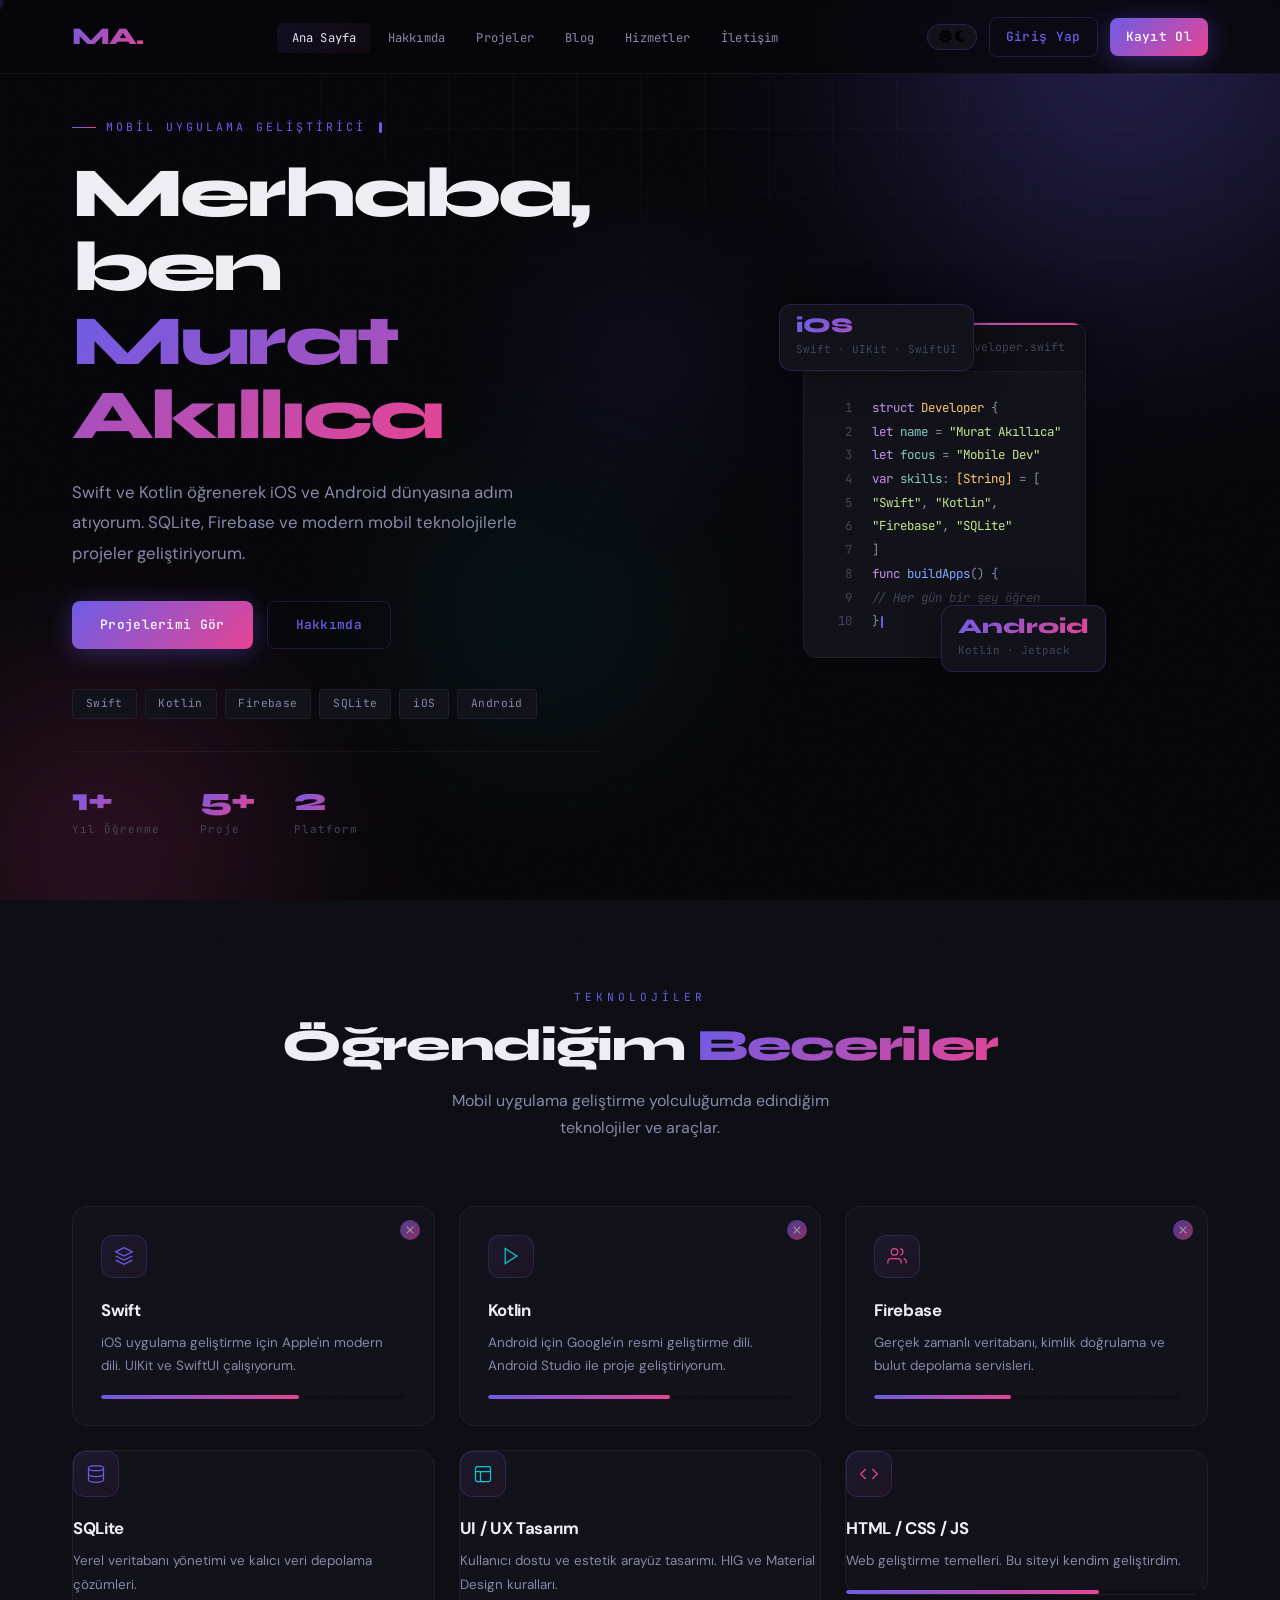
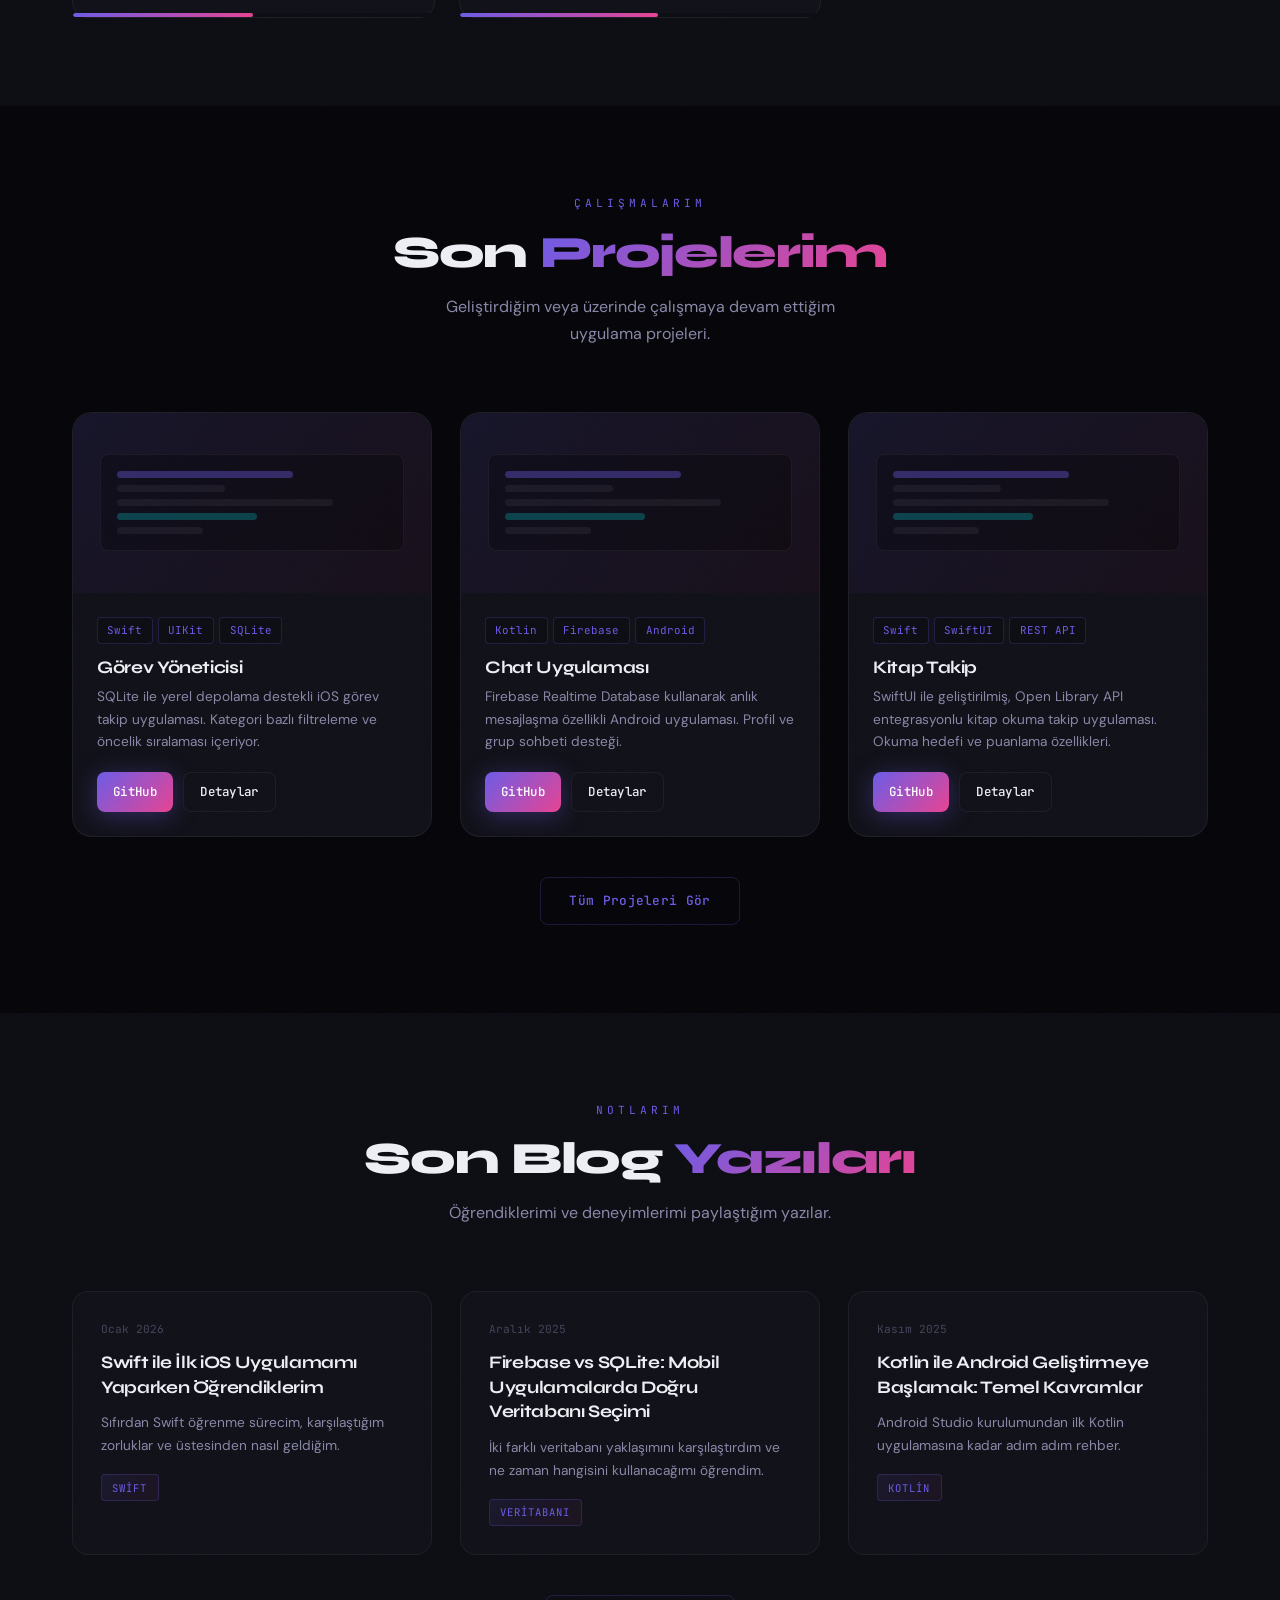
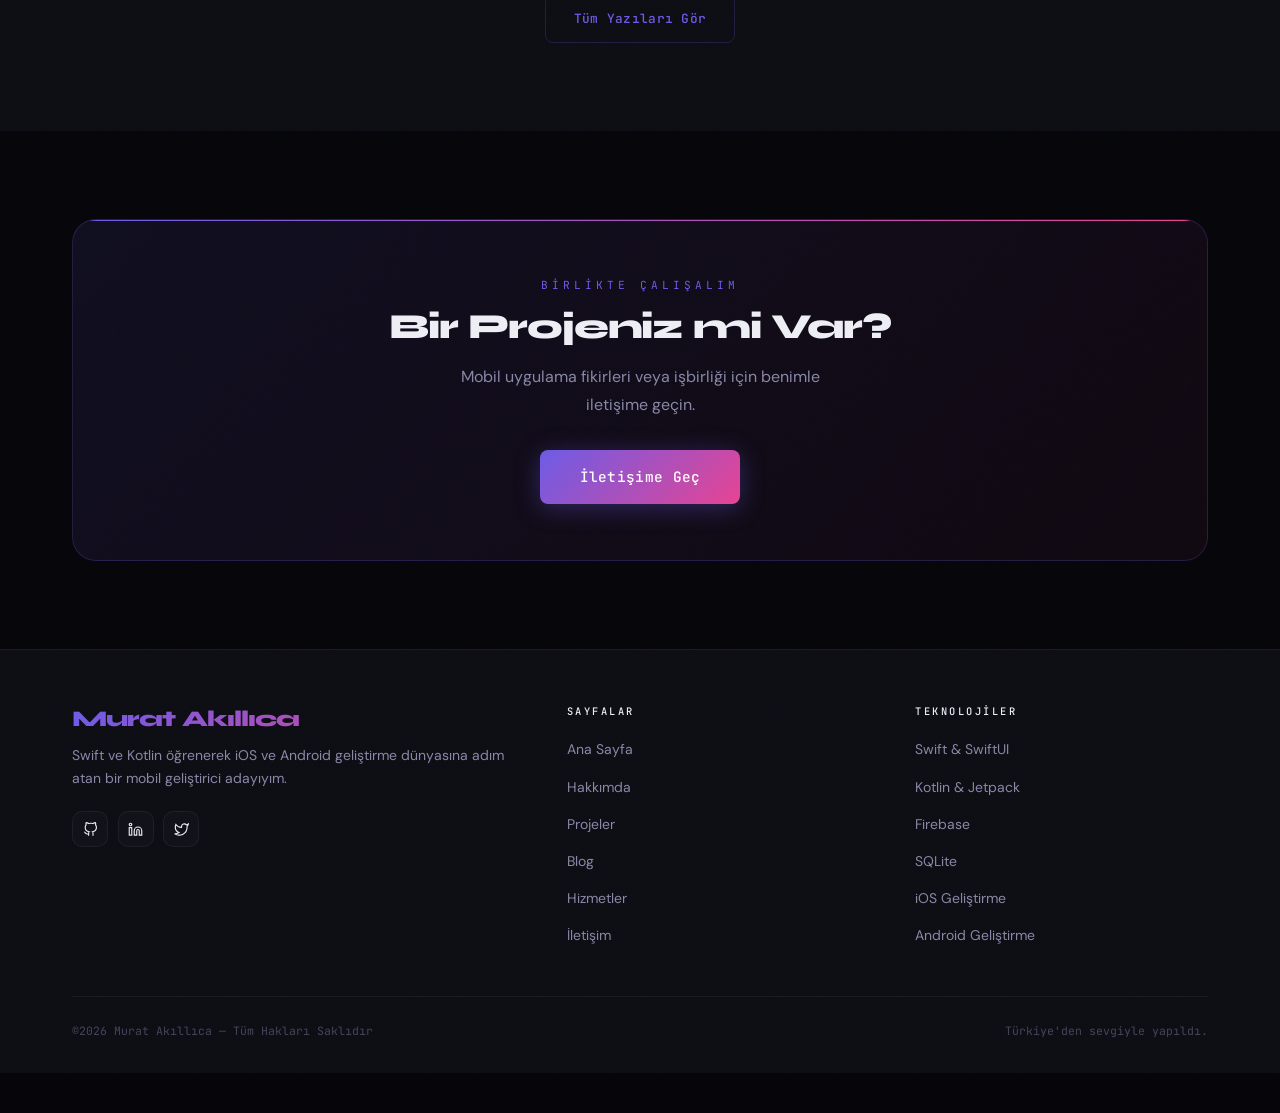
<file: index.html>
<!DOCTYPE html>
<html lang="tr">

<head>
  <meta charset="UTF-8">
  <meta name="viewport" content="width=device-width, initial-scale=1.0">
  <meta name="description"
    content="Murat Akıllıca – Mobil Uygulama Geliştirici. Swift ve Kotlin ile iOS & Android uygulamaları geliştiriyorum. Firebase ve SQLite projeleri de dahil.">
  <meta name="robots" content="index, follow">
  <link rel="canonical" href="https://muratakillica.com/index.html">
  <!-- Open Graph -->
  <meta property="og:type" content="website">
  <meta property="og:url" content="https://muratakillica.com/index.html">
  <meta property="og:title" content="Murat Akıllıca – Mobil Geliştirici | Portfolio">
  <meta property="og:description" content="Murat Akıllıca – Mobil Uygulama Geliştirici. Swift ve Kotlin ile iOS & Android uygulamaları geliştiriyorum. Firebase ve SQLite projeleri de dahil.">
  <meta property="og:image" content="https://muratakillica.com/assets/img/og-cover.jpg">
  <!-- Twitter Card -->
  <meta name="twitter:card" content="summary_large_image">
  <meta name="twitter:title" content="Murat Akıllıca – Mobil Geliştirici | Portfolio">
  <meta name="twitter:description" content="Murat Akıllıca – Mobil Uygulama Geliştirici. Swift ve Kotlin ile iOS & Android uygulamaları geliştiriyorum.">
  <meta name="twitter:image" content="https://muratakillica.com/assets/img/og-cover.jpg">
  <title>Murat Akıllıca – Mobil Geliştirici | Portfolio</title>
  <link rel="icon" type="image/png" href="assets/img/favicon.png">
  <link rel="stylesheet" href="assets/css/style.css">
  <link rel="stylesheet" href="assets/css/responsive.css">
  <link rel="stylesheet" href="https://cdnjs.cloudflare.com/ajax/libs/font-awesome/6.5.0/css/all.min.css">
</head>

<body>

  <header class="navbar" id="navbar">
    <div class="navbar__inner">
      <a href="index.html" class="navbar__logo">MA.</a>
      <nav class="navbar__nav">
        <ul>
          <li><a href="index.html" class="active">Ana Sayfa</a></li>
          <li><a href="pages/about.html">Hakkımda</a></li>
          <li><a href="pages/proje.html">Projeler</a></li>
          <li><a href="pages/blog.html">Blog</a></li>
          <li><a href="pages/vesaire.html">Hizmetler</a></li>
          <li><a href="pages/contact.html">İletişim</a></li>
        </ul>
      </nav>
      <div class="navbar__actions">
        <button class="theme-toggle" title="Tema değiştir" aria-label="Tema değiştir">
          <span class="icon-sun"><i class="fa-solid fa-sun"></i></span>
          <span class="icon-moon"><i class="fa-solid fa-moon"></i></span>
        </button>
        <a href="pages/login.html" class="btn btn-outline btn-login" style="padding:0.5rem 1rem;">Giriş Yap</a>
        <a href="pages/register.html" class="btn btn-primary btn-register" style="padding:0.5rem 1rem;">Kayıt Ol</a>
        <div class="user-menu" style="display:none;align-items:center;gap:0.75rem;">
          <div class="user-info-badge"><div class="user-avatar"></div><span class="user-name" style="font-family:var(--font-mono);font-size:0.78rem;"></span></div>
          <button onclick="Auth.logout()" class="btn btn-ghost" style="padding:0.45rem 0.875rem;font-size:0.78rem;"><i class="fa-solid fa-right-from-bracket" style="margin-right:0.3rem;"></i>Çıkış</button>
        </div>
        <div class="navbar__hamburger" aria-label="Menü">
          <span></span><span></span><span></span>
        </div>
      </div>
    </div>
  </header>

  <section class="hero">
    <div class="hero__bg">
      <div class="hero__orb hero__orb--1"></div>
      <div class="hero__orb hero__orb--2"></div>
      <div class="hero__orb hero__orb--3"></div>
      <div class="hero__grid"></div>
    </div>
    <div class="hero__spotlight"></div>

    <div class="hero__content">
      <div class="hero__text">
        <span class="hero__label">Mobil Uygulama Geliştirici</span>
        <h1 class="hero__title">
          Merhaba, ben<br>
          <span class="gradient-text">Murat Akıllıca</span>
        </h1>
        <p class="hero__desc">
          Swift ve Kotlin öğrenerek iOS ve Android dünyasına adım atıyorum.
          SQLite, Firebase ve modern mobil teknolojilerle projeler geliştiriyorum.
        </p>
        <div class="hero__actions">
          <a href="pages/proje.html" class="btn btn-primary">Projelerimi Gör</a>
          <a href="pages/about.html" class="btn btn-outline">Hakkımda</a>
        </div>
        <div class="hero__stack">
          <span class="stack-tag">Swift</span>
          <span class="stack-tag">Kotlin</span>
          <span class="stack-tag">Firebase</span>
          <span class="stack-tag">SQLite</span>
          <span class="stack-tag">iOS</span>
          <span class="stack-tag">Android</span>
        </div>
        <div class="stats-row">
          <div class="stat-item">
            <div class="num">1+</div>
            <div class="lbl">Yıl Öğrenme</div>
          </div>
          <div class="stat-item">
            <div class="num">5+</div>
            <div class="lbl">Proje</div>
          </div>
          <div class="stat-item">
            <div class="num">2</div>
            <div class="lbl">Platform</div>
          </div>
        </div>
      </div>

      <div class="hero__visual">
        <div style="position:relative;">
          <div class="stat-badge stat-badge--1">
            <span class="stat-badge__num">iOS</span>
            <span class="stat-badge__lbl">Swift · UIKit · SwiftUI</span>
          </div>
          <div class="stat-badge stat-badge--2">
            <span class="stat-badge__num">Android</span>
            <span class="stat-badge__lbl">Kotlin · Jetpack</span>
          </div>

          <div class="code-window">
            <div class="code-window__bar">
              <div class="code-dots">
                <div class="code-dot"></div>
                <div class="code-dot"></div>
                <div class="code-dot"></div>
              </div>
              <span class="code-window__filename">Developer.swift</span>
            </div>
            <div class="code-window__body">
              <div class="code-line"><span class="ln">1</span><span><span class="kw">struct</span> <span
                    class="cl">Developer</span> <span class="sy">{</span></span></div>
              <div class="code-line"><span class="ln">2</span><span> <span class="kw">let</span> <span
                    class="pr">name</span> <span class="sy">=</span> <span class="st">"Murat Akıllıca"</span></span>
              </div>
              <div class="code-line"><span class="ln">3</span><span> <span class="kw">let</span> <span
                    class="pr">focus</span> <span class="sy">=</span> <span class="st">"Mobile Dev"</span></span></div>
              <div class="code-line"><span class="ln">4</span><span> <span class="kw">var</span> <span
                    class="pr">skills</span><span class="sy">:</span> <span class="cl">[String]</span> <span
                    class="sy">=</span> <span class="sy">[</span></span></div>
              <div class="code-line"><span class="ln">5</span><span> <span class="st">"Swift"</span><span
                    class="sy">,</span> <span class="st">"Kotlin"</span><span class="sy">,</span></span></div>
              <div class="code-line"><span class="ln">6</span><span> <span class="st">"Firebase"</span><span
                    class="sy">,</span> <span class="st">"SQLite"</span></span></div>
              <div class="code-line"><span class="ln">7</span><span> <span class="sy">]</span></span></div>
              <div class="code-line"><span class="ln">8</span><span> <span class="kw">func</span> <span
                    class="fn">buildApps</span><span class="sy">() {</span></span></div>
              <div class="code-line"><span class="ln">9</span><span> <span class="cm">// Her gün bir şey
                    öğren</span></span></div>
              <div class="code-line"><span class="ln">10</span><span> <span class="sy">}</span><span
                    class="code-cursor"></span></span></div>
            </div>
          </div>
        </div>
      </div>
    </div>
  </section>

  <section class="section" style="background:var(--bg-secondary);">
    <div class="container">
      <div class="section-header reveal">
        <span class="section-label">Teknolojiler</span>
        <h2 class="section-title">Öğrendiğim <span class="accent">Beceriler</span></h2>
        <p class="section-desc">Mobil uygulama geliştirme yolculuğumda edindiğim teknolojiler ve araçlar.</p>
      </div>
      <div class="skills-grid">
        <div class="skill-card reveal" onclick="SkillFlip.toggle(this)" title="Detay için tıkla">
          <div class="skill-flip-badge"><svg viewBox="0 0 24 24" fill="none" stroke="white" stroke-width="2.5"><path d="M4 4l16 16M4 20L20 4"/></svg></div>
          <div class="skill-card-inner">
            <div class="skill-card-front">
              <div class="skill-icon">
                <svg viewBox="0 0 24 24" fill="none" stroke="var(--accent)" stroke-width="1.5">
                  <path d="M12 2L2 7l10 5 10-5-10-5zM2 17l10 5 10-5M2 12l10 5 10-5" />
                </svg>
              </div>
              <div class="skill-name">Swift</div>
              <div class="skill-desc">iOS uygulama geliştirme için Apple'ın modern dili. UIKit ve SwiftUI çalışıyorum.</div>
              <div class="skill-bar-wrap">
                <div class="skill-bar" data-width="65%"></div>
              </div>
            </div>
            <div class="skill-card-back">
              <div class="skill-back-title">Swift – %65 Seviye</div>
              <div class="skill-back-tags">
                <span class="skill-back-tag">UIKit</span>
                <span class="skill-back-tag">SwiftUI</span>
                <span class="skill-back-tag">Xcode</span>
                <span class="skill-back-tag">MVC</span>
              </div>
              <div class="skill-back-note">Apple'ın modern programlama dili. UIKit ile tablo ve navigasyon ekranları, SwiftUI ile bildirimsel arayüzler geliştiriyorum.</div>
              <div class="skill-flip-hint">↩ Geri dön</div>
            </div>
          </div>
        </div>
        <div class="skill-card reveal" onclick="SkillFlip.toggle(this)" title="Detay için tıkla">
          <div class="skill-flip-badge"><svg viewBox="0 0 24 24" fill="none" stroke="white" stroke-width="2.5"><path d="M4 4l16 16M4 20L20 4"/></svg></div>
          <div class="skill-card-inner">
            <div class="skill-card-front">
              <div class="skill-icon">
                <svg viewBox="0 0 24 24" fill="none" stroke="var(--accent-3)" stroke-width="1.5">
                  <polygon points="5,3 19,12 5,21" />
                </svg>
              </div>
              <div class="skill-name">Kotlin</div>
              <div class="skill-desc">Android için Google'ın resmi geliştirme dili. Android Studio ile proje geliştiriyorum.</div>
              <div class="skill-bar-wrap">
                <div class="skill-bar" data-width="60%"></div>
              </div>
            </div>
            <div class="skill-card-back">
              <div class="skill-back-title">Kotlin – %60 Seviye</div>
              <div class="skill-back-tags">
                <span class="skill-back-tag">Android Studio</span>
                <span class="skill-back-tag">Jetpack</span>
                <span class="skill-back-tag">Coroutines</span>
                <span class="skill-back-tag">MVVM</span>
              </div>
              <div class="skill-back-note">Google'ın resmi Android dili. Jetpack bileşenleri ve Coroutines ile asenkron programlama üzerinde çalışıyorum.</div>
              <div class="skill-flip-hint">↩ Geri dön</div>
            </div>
          </div>
        </div>
        <div class="skill-card reveal" onclick="SkillFlip.toggle(this)" title="Detay için tıkla">
          <div class="skill-flip-badge"><svg viewBox="0 0 24 24" fill="none" stroke="white" stroke-width="2.5"><path d="M4 4l16 16M4 20L20 4"/></svg></div>
          <div class="skill-card-inner">
            <div class="skill-card-front">
              <div class="skill-icon">
                <svg viewBox="0 0 24 24" fill="none" stroke="var(--accent-2)" stroke-width="1.5">
                  <path d="M17 21v-2a4 4 0 00-4-4H5a4 4 0 00-4 4v2" />
                  <circle cx="9" cy="7" r="4" />
                  <path d="M23 21v-2a4 4 0 00-3-3.87M16 3.13a4 4 0 010 7.75" />
                </svg>
              </div>
              <div class="skill-name">Firebase</div>
              <div class="skill-desc">Gerçek zamanlı veritabanı, kimlik doğrulama ve bulut depolama servisleri.</div>
              <div class="skill-bar-wrap">
                <div class="skill-bar" data-width="45%"></div>
              </div>
            </div>
            <div class="skill-card-back">
              <div class="skill-back-title">Firebase – %45 Seviye</div>
              <div class="skill-back-tags">
                <span class="skill-back-tag">Firestore</span>
                <span class="skill-back-tag">Auth</span>
                <span class="skill-back-tag">Storage</span>
                <span class="skill-back-tag">Cloud</span>
              </div>
              <div class="skill-back-note">Google Firebase ile kullanıcı girişi, Firestore veritabanı ve bulut dosya depolama entegrasyonu üzerinde çalışıyorum.</div>
              <div class="skill-flip-hint">↩ Geri dön</div>
            </div>
          </div>
        </div>
        <div class="skill-card reveal">
          <div class="skill-icon">
            <svg viewBox="0 0 24 24" fill="none" stroke="var(--accent)" stroke-width="1.5">
              <ellipse cx="12" cy="5" rx="9" ry="3" />
              <path d="M21 12c0 1.66-4 3-9 3s-9-1.34-9-3" />
              <path d="M3 5v14c0 1.66 4 3 9 3s9-1.34 9-3V5" />
            </svg>
          </div>
          <div class="skill-name">SQLite</div>
          <div class="skill-desc">Yerel veritabanı yönetimi ve kalıcı veri depolama çözümleri.</div>
          <div class="skill-bar-wrap">
            <div class="skill-bar" data-width="50%"></div>
          </div>
        </div>
        <div class="skill-card reveal">
          <div class="skill-icon">
            <svg viewBox="0 0 24 24" fill="none" stroke="var(--accent-3)" stroke-width="1.5">
              <rect x="3" y="3" width="18" height="18" rx="2" />
              <path d="M3 9h18M9 21V9" />
            </svg>
          </div>
          <div class="skill-name">UI / UX Tasarım</div>
          <div class="skill-desc">Kullanıcı dostu ve estetik arayüz tasarımı. HIG ve Material Design kuralları.</div>
          <div class="skill-bar-wrap">
            <div class="skill-bar" data-width="55%"></div>
          </div>
        </div>
        <div class="skill-card reveal">
          <div class="skill-icon">
            <svg viewBox="0 0 24 24" fill="none" stroke="var(--accent-2)" stroke-width="1.5">
              <polyline points="16,18 22,12 16,6" />
              <polyline points="8,6 2,12 8,18" />
            </svg>
          </div>
          <div class="skill-name">HTML / CSS / JS</div>
          <div class="skill-desc">Web geliştirme temelleri. Bu siteyi kendim geliştirdim.</div>
          <div class="skill-bar-wrap">
            <div class="skill-bar" data-width="70%"></div>
          </div>
        </div>
      </div>
    </div>
  </section>

  <section class="section">
    <div class="container">
      <div class="section-header reveal">
        <span class="section-label">Çalışmalarım</span>
        <h2 class="section-title">Son <span class="accent">Projelerim</span></h2>
        <p class="section-desc">Geliştirdiğim veya üzerinde çalışmaya devam ettiğim uygulama projeleri.</p>
      </div>
      <div class="projects-grid">

        <div class="project-card reveal">
          <div class="project-card__thumb">
            <div class="project-thumb-inner">
              <div class="project-thumb-line"></div>
              <div class="project-thumb-line"></div>
              <div class="project-thumb-line"></div>
              <div class="project-thumb-line"></div>
              <div class="project-thumb-line"></div>
            </div>
          </div>
          <div class="project-card__body">
            <div class="project-card__tags">
              <span class="project-card__tag">Swift</span>
              <span class="project-card__tag">UIKit</span>
              <span class="project-card__tag">SQLite</span>
            </div>
            <h3 class="project-card__title">Görev Yöneticisi</h3>
            <p class="project-card__desc">SQLite ile yerel depolama destekli iOS görev takip uygulaması. Kategori bazlı
              filtreleme ve öncelik sıralaması içeriyor.</p>
            <div class="project-card__links">
              <a href="https://github.com/muratttcan" target="_blank" rel="noopener" class="btn btn-primary"
                style="font-size:0.78rem;padding:0.5rem 1rem;">GitHub</a>
              <a href="pages/proje.html" class="btn btn-ghost"
                style="font-size:0.78rem;padding:0.5rem 1rem;">Detaylar</a>
            </div>
          </div>
        </div>

        <div class="project-card reveal">
          <div class="project-card__thumb">
            <div class="project-thumb-inner">
              <div class="project-thumb-line"></div>
              <div class="project-thumb-line"></div>
              <div class="project-thumb-line"></div>
              <div class="project-thumb-line"></div>
              <div class="project-thumb-line"></div>
            </div>
          </div>
          <div class="project-card__body">
            <div class="project-card__tags">
              <span class="project-card__tag">Kotlin</span>
              <span class="project-card__tag">Firebase</span>
              <span class="project-card__tag">Android</span>
            </div>
            <h3 class="project-card__title">Chat Uygulaması</h3>
            <p class="project-card__desc">Firebase Realtime Database kullanarak anlık mesajlaşma özellikli Android
              uygulaması. Profil ve grup sohbeti desteği.</p>
            <div class="project-card__links">
              <a href="https://github.com/muratttcan" target="_blank" rel="noopener" class="btn btn-primary"
                style="font-size:0.78rem;padding:0.5rem 1rem;">GitHub</a>
              <a href="pages/proje.html" class="btn btn-ghost"
                style="font-size:0.78rem;padding:0.5rem 1rem;">Detaylar</a>
            </div>
          </div>
        </div>

        <div class="project-card reveal">
          <div class="project-card__thumb">
            <div class="project-thumb-inner">
              <div class="project-thumb-line"></div>
              <div class="project-thumb-line"></div>
              <div class="project-thumb-line"></div>
              <div class="project-thumb-line"></div>
              <div class="project-thumb-line"></div>
            </div>
          </div>
          <div class="project-card__body">
            <div class="project-card__tags">
              <span class="project-card__tag">Swift</span>
              <span class="project-card__tag">SwiftUI</span>
              <span class="project-card__tag">REST API</span>
            </div>
            <h3 class="project-card__title">Kitap Takip</h3>
            <p class="project-card__desc">SwiftUI ile geliştirilmiş, Open Library API entegrasyonlu kitap okuma takip
              uygulaması. Okuma hedefi ve puanlama özellikleri.</p>
            <div class="project-card__links">
              <a href="https://github.com/muratttcan" target="_blank" rel="noopener" class="btn btn-primary"
                style="font-size:0.78rem;padding:0.5rem 1rem;">GitHub</a>
              <a href="pages/proje.html" class="btn btn-ghost"
                style="font-size:0.78rem;padding:0.5rem 1rem;">Detaylar</a>
            </div>
          </div>
        </div>

      </div>
      <div style="text-align:center;margin-top:2.5rem;">
        <a href="pages/proje.html" class="btn btn-outline">Tüm Projeleri Gör</a>
      </div>
    </div>
  </section>

  <section class="section" style="background:var(--bg-secondary);">
    <div class="container">
      <div class="section-header reveal">
        <span class="section-label">Notlarım</span>
        <h2 class="section-title">Son Blog <span class="accent">Yazıları</span></h2>
        <p class="section-desc">Öğrendiklerimi ve deneyimlerimi paylaştığım yazılar.</p>
      </div>
      <div class="blog-grid">
        <div class="blog-card reveal">
          <div class="blog-card__date">Ocak 2026</div>
          <h3 class="blog-card__title">Swift ile İlk iOS Uygulamamı Yaparken Öğrendiklerim</h3>
          <p class="blog-card__excerpt">Sıfırdan Swift öğrenme sürecim, karşılaştığım zorluklar ve üstesinden nasıl
            geldiğim.</p>
          <span class="blog-card__category">Swift</span>
        </div>
        <div class="blog-card reveal">
          <div class="blog-card__date">Aralık 2025</div>
          <h3 class="blog-card__title">Firebase vs SQLite: Mobil Uygulamalarda Doğru Veritabanı Seçimi</h3>
          <p class="blog-card__excerpt">İki farklı veritabanı yaklaşımını karşılaştırdım ve ne zaman hangisini
            kullanacağımı öğrendim.</p>
          <span class="blog-card__category">Veritabanı</span>
        </div>
        <div class="blog-card reveal">
          <div class="blog-card__date">Kasım 2025</div>
          <h3 class="blog-card__title">Kotlin ile Android Geliştirmeye Başlamak: Temel Kavramlar</h3>
          <p class="blog-card__excerpt">Android Studio kurulumundan ilk Kotlin uygulamasına kadar adım adım rehber.</p>
          <span class="blog-card__category">Kotlin</span>
        </div>
      </div>
      <div style="text-align:center;margin-top:2.5rem;">
        <a href="pages/blog.html" class="btn btn-outline">Tüm Yazıları Gör</a>
      </div>
    </div>
  </section>

  <section class="section">
    <div class="container">
      <div class="gradient-bg reveal" style="text-align:center;">
        <span class="section-label" style="margin-bottom:0.75rem;">Birlikte Çalışalım</span>
        <h2
          style="font-family:var(--font-display);font-size:2.2rem;font-weight:800;letter-spacing:-0.03em;margin-bottom:1rem;">
          Bir Projeniz mi Var?</h2>
        <p
          style="color:var(--text-secondary);margin-bottom:2rem;max-width:420px;margin-left:auto;margin-right:auto;font-size:1rem;">
          Mobil uygulama fikirleri veya işbirliği için benimle iletişime geçin.
        </p>
        <a href="pages/contact.html" class="btn btn-primary" style="font-size:0.9rem;padding:0.9rem 2.5rem;">İletişime
          Geç</a>
      </div>
    </div>
  </section>

  <footer class="footer">
    <div class="container">
      <div class="footer__grid">
        <div class="footer__brand">
          <h3>Murat Akıllıca</h3>
          <p>Swift ve Kotlin öğrenerek iOS ve Android geliştirme dünyasına adım atan bir mobil geliştirici adayıyım.</p>
          <div class="social-links" style="margin-top:1.25rem;">
            <a href="https://github.com/muratttcan" target="_blank" rel="noopener" class="social-link" title="GitHub"
              aria-label="GitHub">
              <svg viewBox="0 0 24 24" fill="none" stroke="currentColor" stroke-width="1.8">
                <path
                  d="M9 19c-5 1.5-5-2.5-7-3m14 6v-3.87a3.37 3.37 0 00-.94-2.61c3.14-.35 6.44-1.54 6.44-7A5.44 5.44 0 0020 4.77 5.07 5.07 0 0019.91 1S18.73.65 16 2.48a13.38 13.38 0 00-7 0C6.27.65 5.09 1 5.09 1A5.07 5.07 0 005 4.77a5.44 5.44 0 00-1.5 3.78c0 5.42 3.3 6.61 6.44 7A3.37 3.37 0 009 18.13V22" />
              </svg>
            </a>
            <a href="#" class="social-link" title="LinkedIn" aria-label="LinkedIn">
              <svg viewBox="0 0 24 24" fill="none" stroke="currentColor" stroke-width="1.8">
                <path d="M16 8a6 6 0 016 6v7h-4v-7a2 2 0 00-2-2 2 2 0 00-2 2v7h-4v-7a6 6 0 016-6z" />
                <rect x="2" y="9" width="4" height="12" />
                <circle cx="4" cy="4" r="2" />
              </svg>
            </a>
            <a href="#" class="social-link" title="Twitter" aria-label="Twitter">
              <svg viewBox="0 0 24 24" fill="none" stroke="currentColor" stroke-width="1.8">
                <path
                  d="M23 3a10.9 10.9 0 01-3.14 1.53 4.48 4.48 0 00-7.86 3v1A10.66 10.66 0 013 4s-4 9 5 13a11.64 11.64 0 01-7 2c9 5 20 0 20-11.5a4.5 4.5 0 00-.08-.83A7.72 7.72 0 0023 3z" />
              </svg>
            </a>
          </div>
        </div>
        <div class="footer__col">
          <h4>Sayfalar</h4>
          <ul>
            <li><a href="index.html">Ana Sayfa</a></li>
            <li><a href="pages/about.html">Hakkımda</a></li>
            <li><a href="pages/proje.html">Projeler</a></li>
            <li><a href="pages/blog.html">Blog</a></li>
            <li><a href="pages/vesaire.html">Hizmetler</a></li>
            <li><a href="pages/contact.html">İletişim</a></li>
          </ul>
        </div>
        <div class="footer__col">
          <h4>Teknolojiler</h4>
          <ul>
            <li><a href="#">Swift &amp; SwiftUI</a></li>
            <li><a href="#">Kotlin &amp; Jetpack</a></li>
            <li><a href="#">Firebase</a></li>
            <li><a href="#">SQLite</a></li>
            <li><a href="#">iOS Geliştirme</a></li>
            <li><a href="#">Android Geliştirme</a></li>
          </ul>
        </div>
      </div>
      <div class="footer__bottom">
        <span>&copy;2026 Murat Akıllıca &mdash; Tüm Hakları Saklıdır</span>
        <span>Türkiye'den sevgiyle yapıldı.</span>
      </div>
    </div>
  </footer>

  <button class="back-to-top" aria-label="Yukarı çık">
    <svg viewBox="0 0 24 24">
      <polyline points="18,15 12,9 6,15" />
    </svg>
  </button>

  <div class="notification"></div>

  <script src="assets/js/main.js"></script>
</body>

</html>
</file>
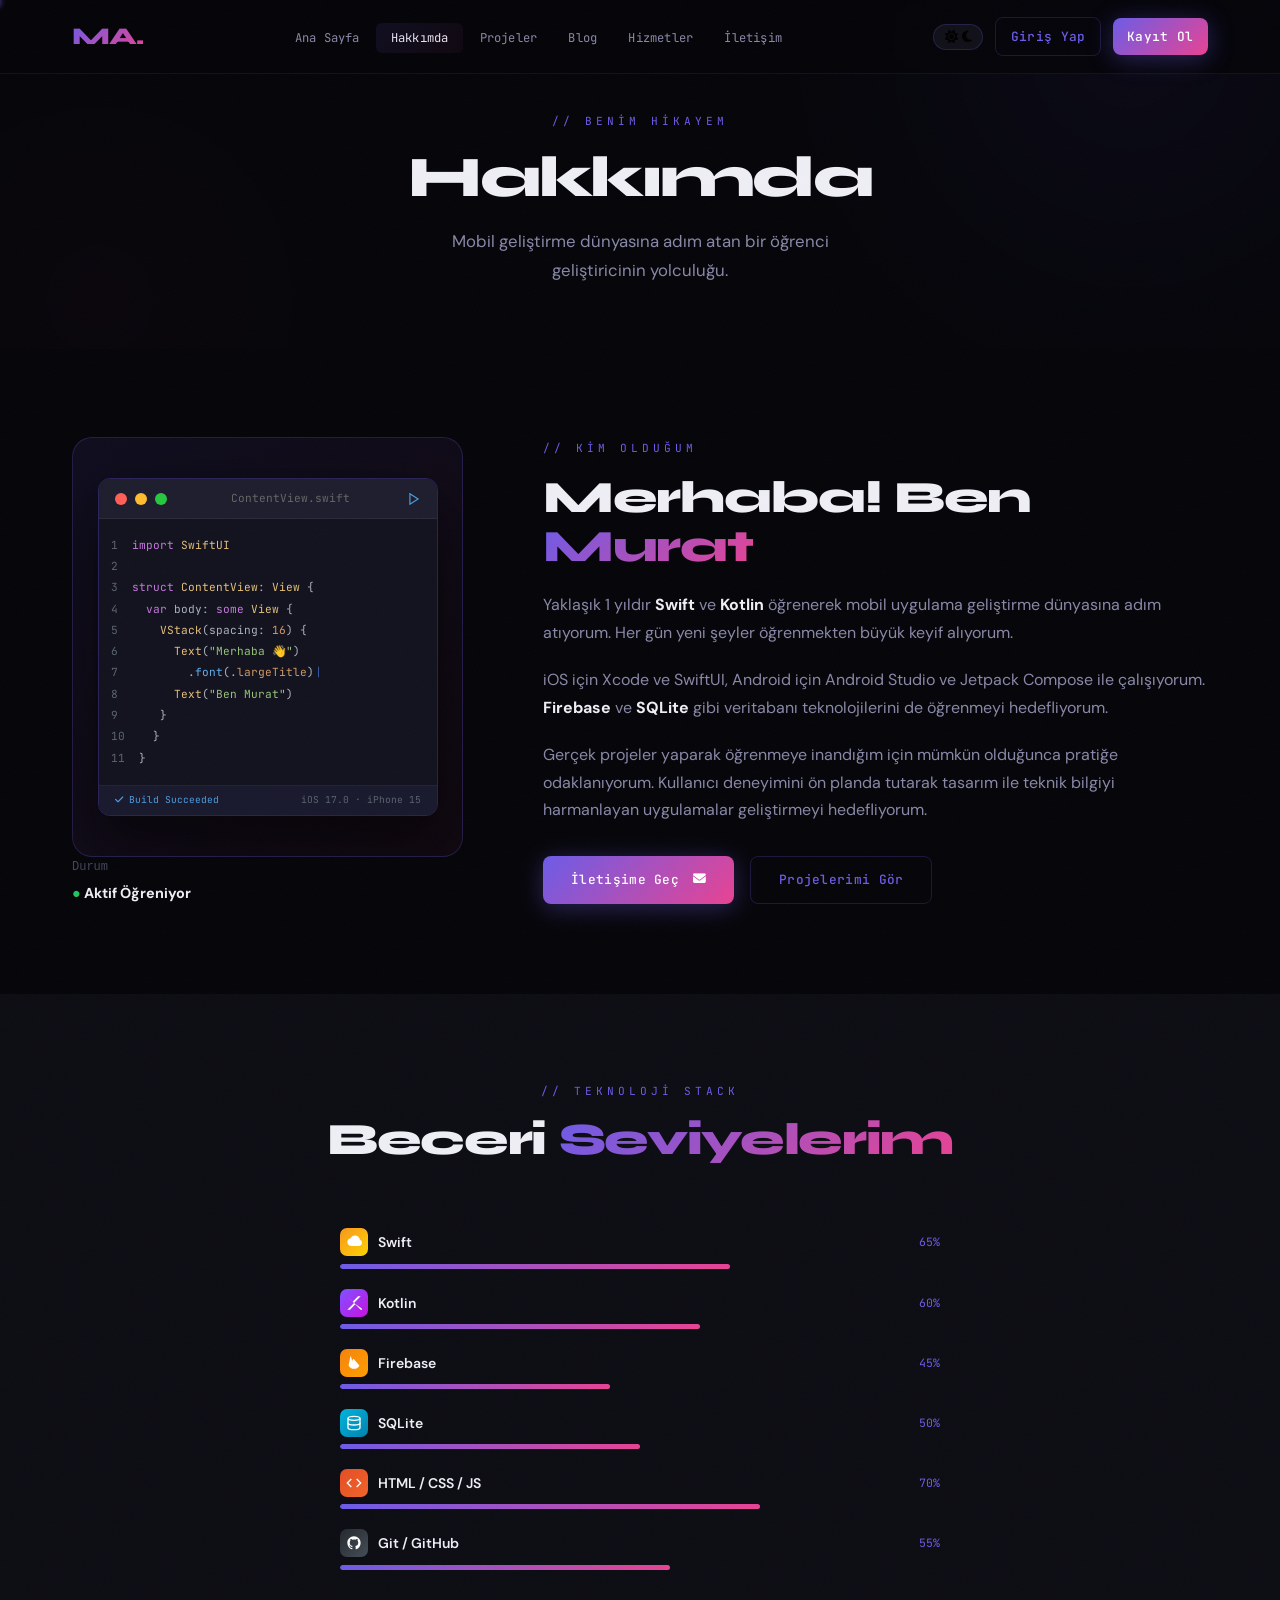
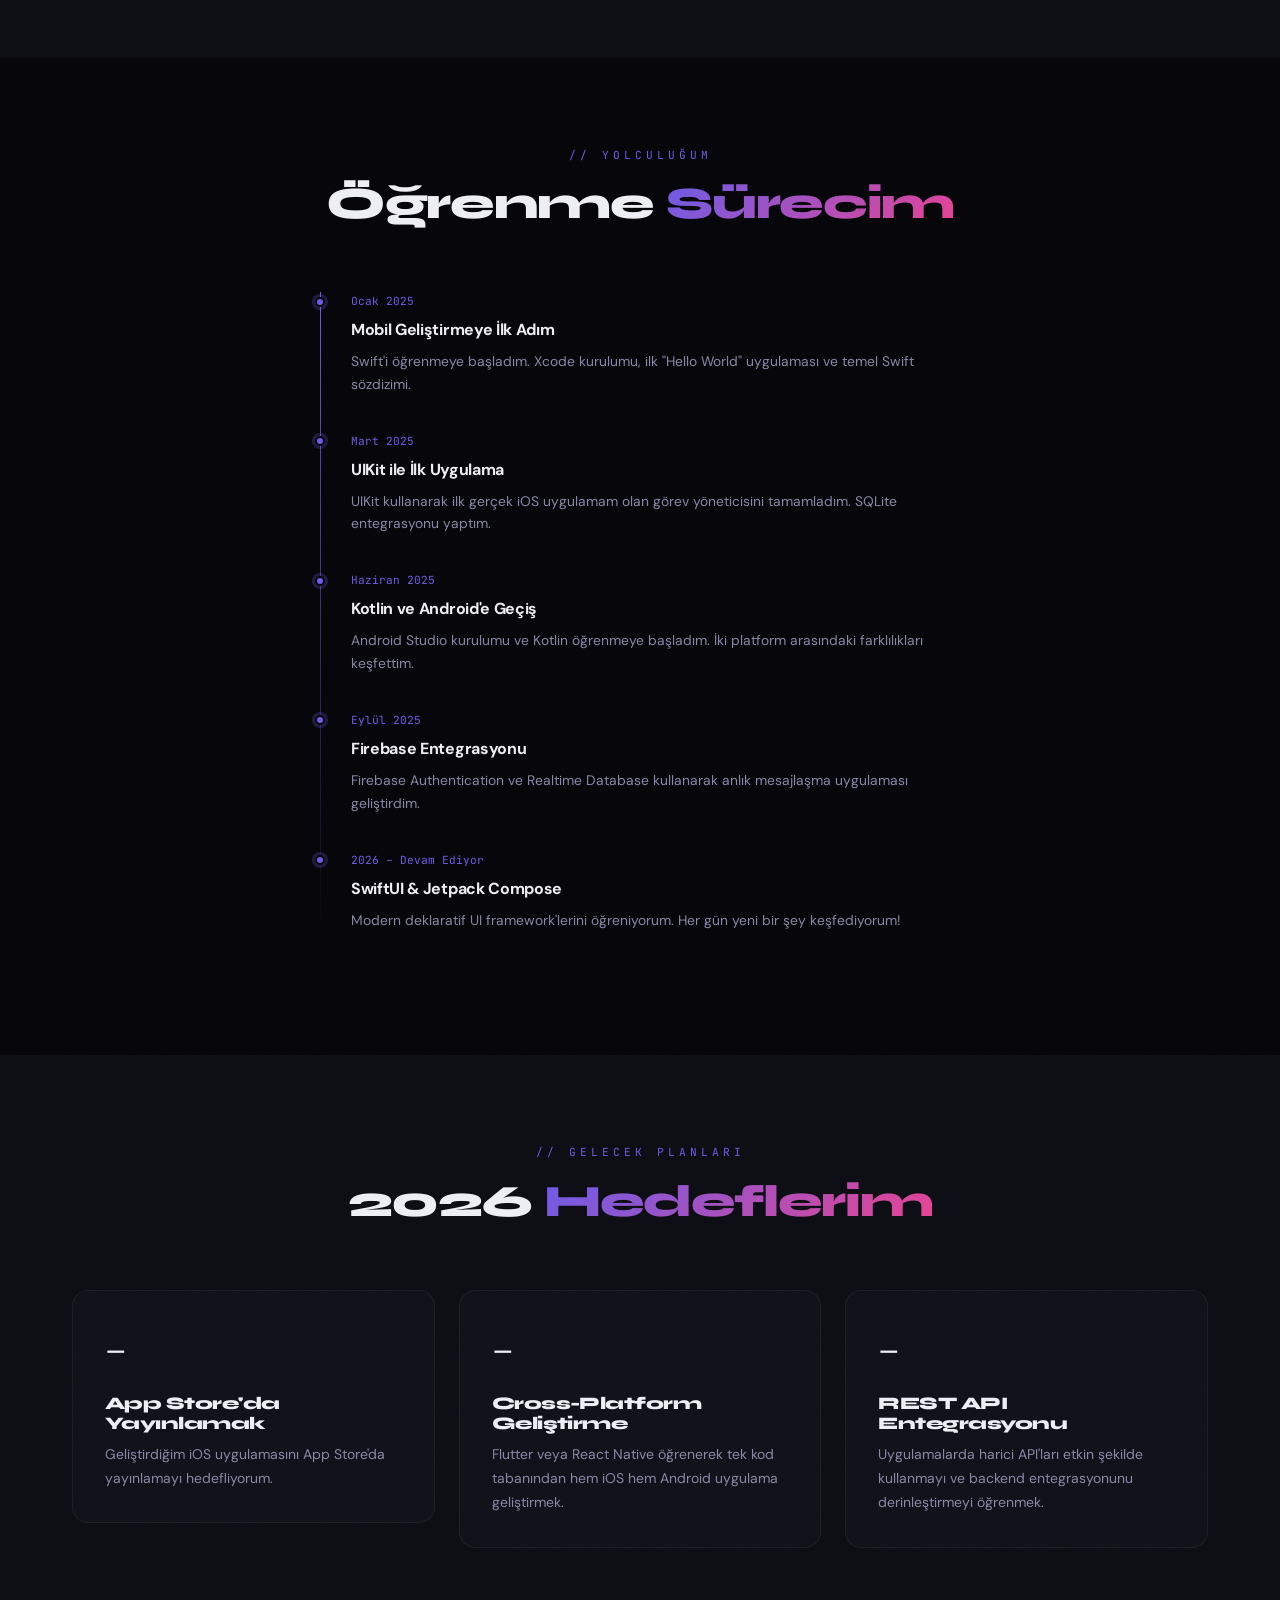
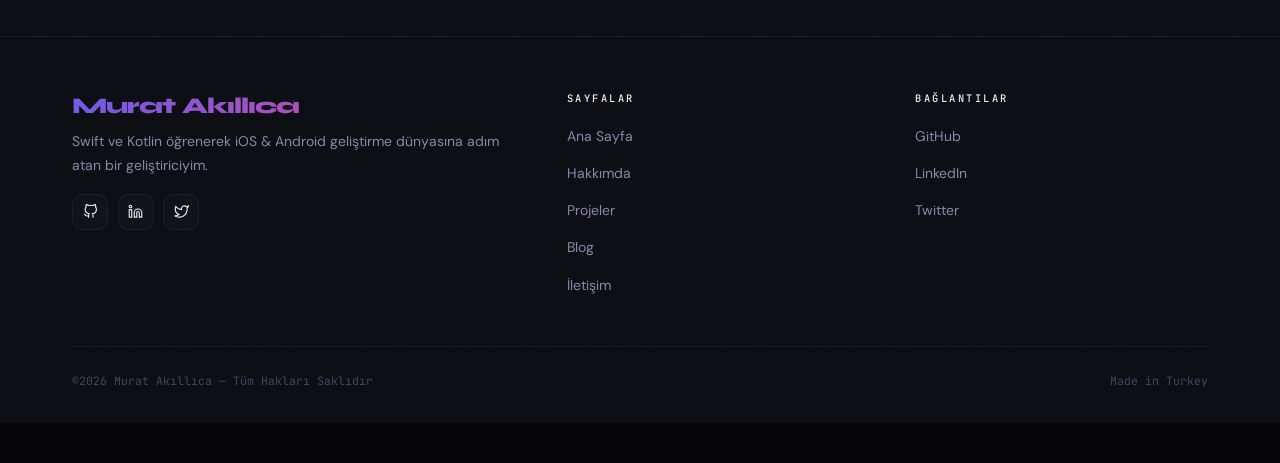
<file: pages/about.html>
<!DOCTYPE html>
<html lang="tr">
<head>
  <meta charset="UTF-8">
  <meta name="viewport" content="width=device-width, initial-scale=1.0">
  <meta name="description" content="Murat Akıllıca hakkında – Mobil uygulama geliştirici, Swift ve Kotlin uzmanı. Eğitim, deneyim ve kişisel hikaye.">
  <meta name="robots" content="index, follow">
  <link rel="canonical" href="https://muratakillica.com/pages/about.html">
  <meta property="og:type" content="website">
  <meta property="og:url" content="https://muratakillica.com/pages/about.html">
  <meta property="og:title" content="Hakkımda – Murat Akıllıca">
  <meta property="og:description" content="Murat Akıllıca hakkında – Mobil uygulama geliştirici, Swift ve Kotlin uzmanı. Eğitim, deneyim ve kişisel hikaye.">
  <meta property="og:image" content="https://muratakillica.com/assets/img/og-cover.jpg">
  <meta name="twitter:card" content="summary_large_image">
  <meta name="twitter:title" content="Hakkımda – Murat Akıllıca">
  <meta name="twitter:description" content="Murat Akıllıca hakkında – Mobil uygulama geliştirici, Swift ve Kotlin uzmanı.">
  <meta name="twitter:image" content="https://muratakillica.com/assets/img/og-cover.jpg">
  <title>Hakkımda – Murat Akıllıca</title>
  <link rel="icon" type="image/png" href="../assets/img/favicon.png">
  <link rel="stylesheet" href="../assets/css/style.css">
  <link rel="stylesheet" href="../assets/css/responsive.css">
  <link rel="stylesheet" href="https://cdnjs.cloudflare.com/ajax/libs/font-awesome/6.5.0/css/all.min.css">
</head>
<body>

  <header class="navbar" id="navbar">
    <div class="navbar__inner">
      <a href="../index.html" class="navbar__logo">MA.</a>
      <nav class="navbar__nav">
        <ul>
          <li><a href="../index.html">Ana Sayfa</a></li>
          <li><a href="about.html" class="active">Hakkımda</a></li>
          <li><a href="proje.html">Projeler</a></li>
          <li><a href="blog.html">Blog</a></li>
          <li><a href="vesaire.html">Hizmetler</a></li>
          <li><a href="contact.html">İletişim</a></li>
        </ul>
      </nav>
      <div class="navbar__actions">
        <button class="theme-toggle" title="Tema değiştir">
          <span class="icon-sun"><i class="fa-solid fa-sun"></i></span>
          <span class="icon-moon"><i class="fa-solid fa-moon"></i></span>
        </button>
        <a href="login.html" class="btn btn-outline btn-login" style="padding:0.45rem 0.9rem;font-size:0.8rem;">Giriş Yap</a>
        <a href="register.html" class="btn btn-primary btn-register" style="padding:0.45rem 0.9rem;font-size:0.8rem;">Kayıt Ol</a>
        <div class="user-menu" style="display:none;align-items:center;gap:0.75rem;">
          <div class="user-info-badge"><div class="user-avatar"></div><span class="user-name" style="font-family:var(--font-mono);font-size:0.78rem;"></span></div>
          <button onclick="Auth.logout()" class="btn btn-ghost" style="padding:0.45rem 1rem;font-size:0.8rem;"><i class="fa-solid fa-right-from-bracket" style="margin-right:0.3rem;"></i>Çıkış</button>
        </div>
        <div class="navbar__hamburger"><span></span><span></span><span></span></div>
      </div>
    </div>
  </header>

  <div class="page-hero">
    <div class="hero__bg" style="position:absolute;inset:0;">
      <div class="hero__orb hero__orb--1" style="opacity:0.2;"></div>
      <div class="hero__orb hero__orb--2" style="opacity:0.15;"></div>
    </div>
    <div class="container" style="position:relative;z-index:1;">
      <p class="section-label">// Benim Hikayem</p>
      <h1 class="page-hero__title">Hakkımda</h1>
      <p class="page-hero__desc">Mobil geliştirme dünyasına adım atan bir öğrenci geliştiricinin yolculuğu.</p>
    </div>
  </div>

  <section class="section">
    <div class="container">
      <div class="about-grid">
        <div class="about-img-wrap reveal">
          <div class="about-img">
            <div style="width:100%;height:100%;display:flex;align-items:center;justify-content:center;padding:1.5rem;">
              <div style="width:100%;max-width:340px;border-radius:12px;overflow:hidden;border:1px solid rgba(108,92,231,0.3);box-shadow:0 24px 64px rgba(0,0,0,0.6);font-family:var(--font-mono);">
                <div style="background:#1e1e2e;padding:0.6rem 1rem;display:flex;align-items:center;gap:0.5rem;border-bottom:1px solid rgba(255,255,255,0.06);">
                  <span style="width:12px;height:12px;border-radius:50%;background:#ff5f57;display:inline-block;"></span>
                  <span style="width:12px;height:12px;border-radius:50%;background:#febc2e;display:inline-block;"></span>
                  <span style="width:12px;height:12px;border-radius:50%;background:#28c840;display:inline-block;"></span>
                  <span style="margin-left:0.5rem;font-size:0.7rem;color:#666;flex:1;text-align:center;">ContentView.swift</span>
                  <svg width="14" height="14" viewBox="0 0 24 24" fill="none" stroke="#4e9de0" stroke-width="2"><polygon points="5,3 19,12 5,21"/></svg>
                </div>
                <div style="background:#13131f;padding:1rem 0.75rem;font-size:0.7rem;line-height:1.9;">
                  <div><span style="color:#5c6370;">1</span>&nbsp;&nbsp;<span style="color:#c678dd;">import</span> <span style="color:#e5c07b;">SwiftUI</span></div>
                  <div><span style="color:#5c6370;">2</span>&nbsp;&nbsp;</div>
                  <div><span style="color:#5c6370;">3</span>&nbsp;&nbsp;<span style="color:#c678dd;">struct</span> <span style="color:#e5c07b;">ContentView</span><span style="color:#abb2bf;">: </span><span style="color:#e5c07b;">View</span> <span style="color:#abb2bf;">{</span></div>
                  <div><span style="color:#5c6370;">4</span>&nbsp;&nbsp;&nbsp;&nbsp;<span style="color:#c678dd;">var</span> <span style="color:#abb2bf;">body</span><span style="color:#abb2bf;">: </span><span style="color:#c678dd;">some</span> <span style="color:#e5c07b;">View</span> <span style="color:#abb2bf;">{</span></div>
                  <div><span style="color:#5c6370;">5</span>&nbsp;&nbsp;&nbsp;&nbsp;&nbsp;&nbsp;<span style="color:#e5c07b;">VStack</span><span style="color:#abb2bf;">(spacing: </span><span style="color:#d19a66;">16</span><span style="color:#abb2bf;">) {</span></div>
                  <div><span style="color:#5c6370;">6</span>&nbsp;&nbsp;&nbsp;&nbsp;&nbsp;&nbsp;&nbsp;&nbsp;<span style="color:#e5c07b;">Text</span><span style="color:#abb2bf;">(</span><span style="color:#98c379;">"Merhaba 👋"</span><span style="color:#abb2bf;">)</span></div>
                  <div class="xcode-typing-line"><span style="color:#5c6370;">7</span>&nbsp;&nbsp;&nbsp;&nbsp;&nbsp;&nbsp;&nbsp;&nbsp;&nbsp;&nbsp;<span style="color:#abb2bf;">.</span><span style="color:#61afef;">font</span><span style="color:#abb2bf;">(.</span><span style="color:#d19a66;">largeTitle</span><span style="color:#abb2bf;">)</span><span class="xcode-cursor">|</span></div>
                  <div><span style="color:#5c6370;">8</span>&nbsp;&nbsp;&nbsp;&nbsp;&nbsp;&nbsp;&nbsp;&nbsp;<span style="color:#e5c07b;">Text</span><span style="color:#abb2bf;">(</span><span style="color:#98c379;">"Ben Murat"</span><span style="color:#abb2bf;">)</span></div>
                  <div><span style="color:#5c6370;">9</span>&nbsp;&nbsp;&nbsp;&nbsp;&nbsp;&nbsp;<span style="color:#abb2bf;">}</span></div>
                  <div><span style="color:#5c6370;">10</span>&nbsp;&nbsp;&nbsp;&nbsp;<span style="color:#abb2bf;">}</span></div>
                  <div><span style="color:#5c6370;">11</span>&nbsp;&nbsp;<span style="color:#abb2bf;">}</span></div>
                </div>
                <div style="background:#1a1a2e;padding:0.4rem 1rem;display:flex;align-items:center;justify-content:space-between;border-top:1px solid rgba(255,255,255,0.04);">
                  <span style="font-size:0.6rem;color:#4e9de0;"><i class="fa-solid fa-check"></i> Build Succeeded</span>
                  <span style="font-size:0.6rem;color:#5c6370;">iOS 17.0 · iPhone 15</span>
                </div>
              </div>
            </div>
          </div>
          <div class="about-accent-card">
            <div style="font-family:'Space Mono',monospace;font-size:0.75rem;color:var(--text-muted);">Durum</div>
            <div style="font-weight:700;font-size:0.9rem;margin-top:0.2rem;">
              <span style="color:#22c55e;">●</span> Aktif Öğreniyor
            </div>
          </div>
        </div>
        <div class="reveal">
          <p class="section-label" style="text-align:left;">// Kim Olduğum</p>
          <h2 class="section-title" style="text-align:left;margin-bottom:1.25rem;">
            Merhaba! Ben <span class="accent">Murat</span>
          </h2>
          <p style="color:var(--text-secondary);margin-bottom:1.25rem;font-size:1rem;">
            Yaklaşık 1 yıldır <strong style="color:var(--text-primary);">Swift</strong> ve <strong style="color:var(--text-primary);">Kotlin</strong> öğrenerek
            mobil uygulama geliştirme dünyasına adım atıyorum. Her gün yeni şeyler öğrenmekten büyük keyif alıyorum.
          </p>
          <p style="color:var(--text-secondary);margin-bottom:1.25rem;font-size:1rem;">
            iOS için Xcode ve SwiftUI, Android için Android Studio ve Jetpack Compose ile çalışıyorum.
            <strong style="color:var(--text-primary);">Firebase</strong> ve <strong style="color:var(--text-primary);">SQLite</strong> gibi
            veritabanı teknolojilerini de öğrenmeyi hedefliyorum.
          </p>
          <p style="color:var(--text-secondary);margin-bottom:2rem;font-size:1rem;">
            Gerçek projeler yaparak öğrenmeye inandığım için mümkün olduğunca pratiğe odaklanıyorum.
            Kullanıcı deneyimini ön planda tutarak tasarım ile teknik bilgiyi harmanlayan uygulamalar geliştirmeyi hedefliyorum.
          </p>
          <div style="display:flex;gap:1rem;flex-wrap:wrap;">
            <a href="contact.html" class="btn btn-primary">İletişime Geç <i class="fa-solid fa-envelope" style="margin-left:0.35rem;"></i></a>
            <a href="proje.html" class="btn btn-outline">Projelerimi Gör</a>
          </div>
        </div>
      </div>
    </div>
  </section>

  <!-- BECERİLER -->
  <section class="section" style="background:var(--bg-secondary);">
    <div class="container">
      <div class="section-header reveal">
        <p class="section-label">// Teknoloji Stack</p>
        <h2 class="section-title">Beceri <span class="accent">Seviyelerim</span></h2>
      </div>
      <div style="max-width:600px;margin:0 auto;" class="reveal">
        <div class="progress-list">

          <!-- Swift -->
          <div class="progress-item">
            <div class="progress-header">
              <span class="progress-label" style="display:flex;align-items:center;gap:0.6rem;">
                <span style="width:28px;height:28px;background:linear-gradient(135deg,#f7971e,#ffd200);border-radius:7px;display:flex;align-items:center;justify-content:center;flex-shrink:0;">
                  <svg width="16" height="16" viewBox="0 0 24 24" fill="white"><path d="M20.94 8.89c-.36-3.41-3.07-6.12-6.5-6.5C11.13 2.04 8.1 3.8 6.77 6.5 4.17 7.15 2 9.27 2 12c0 3.31 2.69 6 6 6h11c2.76 0 5-2.24 5-5 0-2.33-1.6-4.3-3.06-4.11z"/></svg>
                </span>
                Swift
              </span>
              <span class="progress-pct">65%</span>
            </div>
            <div class="progress-bar"><div class="progress-fill" data-width="65%"></div></div>
          </div>

          <!-- Kotlin -->
          <div class="progress-item">
            <div class="progress-header">
              <span class="progress-label" style="display:flex;align-items:center;gap:0.6rem;">
                <span style="width:28px;height:28px;background:linear-gradient(135deg,#7F52FF,#C811E1);border-radius:7px;display:flex;align-items:center;justify-content:center;flex-shrink:0;">
                  <svg width="16" height="16" viewBox="0 0 24 24" fill="white"><path d="M2 2l10 10L2 22h4l8-8 8 8h4L12 12 22 2h-4l-8 8-8-8z"/></svg>
                </span>
                Kotlin
              </span>
              <span class="progress-pct">60%</span>
            </div>
            <div class="progress-bar"><div class="progress-fill" data-width="60%"></div></div>
          </div>

          <!-- Firebase -->
          <div class="progress-item">
            <div class="progress-header">
              <span class="progress-label" style="display:flex;align-items:center;gap:0.6rem;">
                <span style="width:28px;height:28px;background:linear-gradient(135deg,#F5820D,#FFA000);border-radius:7px;display:flex;align-items:center;justify-content:center;flex-shrink:0;">
                  <svg width="16" height="16" viewBox="0 0 24 24" fill="white"><path d="M3.89 15.67L6.6 2.3a.5.5 0 01.97.06l1.65 6.47 1.43-2.69a.5.5 0 01.9.01L20.11 15.67A9 9 0 013.89 15.67z"/></svg>
                </span>
                Firebase
              </span>
              <span class="progress-pct">45%</span>
            </div>
            <div class="progress-bar"><div class="progress-fill" data-width="45%"></div></div>
          </div>

          <!-- SQLite -->
          <div class="progress-item">
            <div class="progress-header">
              <span class="progress-label" style="display:flex;align-items:center;gap:0.6rem;">
                <span style="width:28px;height:28px;background:linear-gradient(135deg,#00b4db,#0083b0);border-radius:7px;display:flex;align-items:center;justify-content:center;flex-shrink:0;">
                  <svg width="16" height="16" viewBox="0 0 24 24" fill="none" stroke="white" stroke-width="2"><ellipse cx="12" cy="5" rx="9" ry="3"/><path d="M21 12c0 1.66-4 3-9 3s-9-1.34-9-3"/><path d="M3 5v14c0 1.66 4 3 9 3s9-1.34 9-3V5"/></svg>
                </span>
                SQLite
              </span>
              <span class="progress-pct">50%</span>
            </div>
            <div class="progress-bar"><div class="progress-fill" data-width="50%"></div></div>
          </div>

          <!-- HTML/CSS/JS -->
          <div class="progress-item">
            <div class="progress-header">
              <span class="progress-label" style="display:flex;align-items:center;gap:0.6rem;">
                <span style="width:28px;height:28px;background:linear-gradient(135deg,#e44d26,#f16529);border-radius:7px;display:flex;align-items:center;justify-content:center;flex-shrink:0;">
                  <svg width="16" height="16" viewBox="0 0 24 24" fill="none" stroke="white" stroke-width="2"><polyline points="16,18 22,12 16,6"/><polyline points="8,6 2,12 8,18"/></svg>
                </span>
                HTML / CSS / JS
              </span>
              <span class="progress-pct">70%</span>
            </div>
            <div class="progress-bar"><div class="progress-fill" data-width="70%"></div></div>
          </div>

          <!-- Git / GitHub -->
          <div class="progress-item">
            <div class="progress-header">
              <span class="progress-label" style="display:flex;align-items:center;gap:0.6rem;">
                <span style="width:28px;height:28px;background:linear-gradient(135deg,#24292e,#444d56);border-radius:7px;display:flex;align-items:center;justify-content:center;flex-shrink:0;">
                  <svg width="16" height="16" viewBox="0 0 24 24" fill="white"><path d="M12 2C6.477 2 2 6.477 2 12c0 4.418 2.865 8.166 6.839 9.489.5.092.682-.217.682-.482 0-.237-.009-.868-.013-1.703-2.782.603-3.369-1.342-3.369-1.342-.454-1.155-1.11-1.463-1.11-1.463-.908-.62.069-.608.069-.608 1.003.07 1.531 1.03 1.531 1.03.892 1.529 2.341 1.087 2.91.832.092-.647.35-1.088.636-1.338-2.22-.253-4.555-1.11-4.555-4.943 0-1.091.39-1.984 1.029-2.683-.103-.253-.446-1.27.098-2.647 0 0 .84-.269 2.75 1.025A9.578 9.578 0 0112 6.836c.85.004 1.705.114 2.504.336 1.909-1.294 2.747-1.025 2.747-1.025.546 1.377.203 2.394.1 2.647.64.699 1.028 1.592 1.028 2.683 0 3.842-2.339 4.687-4.566 4.935.359.309.678.919.678 1.852 0 1.336-.012 2.415-.012 2.743 0 .267.18.578.688.48C19.138 20.163 22 16.418 22 12c0-5.523-4.477-10-10-10z"/></svg>
                </span>
                Git / GitHub
              </span>
              <span class="progress-pct">55%</span>
            </div>
            <div class="progress-bar"><div class="progress-fill" data-width="55%"></div></div>
          </div>

        </div>
      </div>
    </div>
  </section>

  <!-- ZAMAN ÇİZGİSİ -->
  <section class="section">
    <div class="container">
      <div class="section-header reveal">
        <p class="section-label">// Yolculuğum</p>
        <h2 class="section-title">Öğrenme <span class="accent">Sürecim</span></h2>
      </div>
      <div style="max-width:650px;margin:0 auto;" class="reveal">
        <div class="timeline">
          <div class="timeline-item">
            <div class="timeline-item__date">Ocak 2025</div>
            <div class="timeline-item__title">Mobil Geliştirmeye İlk Adım</div>
            <div class="timeline-item__desc">Swift'i öğrenmeye başladım. Xcode kurulumu, ilk "Hello World" uygulaması ve temel Swift sözdizimi.</div>
          </div>
          <div class="timeline-item">
            <div class="timeline-item__date">Mart 2025</div>
            <div class="timeline-item__title">UIKit ile İlk Uygulama</div>
            <div class="timeline-item__desc">UIKit kullanarak ilk gerçek iOS uygulamam olan görev yöneticisini tamamladım. SQLite entegrasyonu yaptım.</div>
          </div>
          <div class="timeline-item">
            <div class="timeline-item__date">Haziran 2025</div>
            <div class="timeline-item__title">Kotlin ve Android'e Geçiş</div>
            <div class="timeline-item__desc">Android Studio kurulumu ve Kotlin öğrenmeye başladım. İki platform arasındaki farklılıkları keşfettim.</div>
          </div>
          <div class="timeline-item">
            <div class="timeline-item__date">Eylül 2025</div>
            <div class="timeline-item__title">Firebase Entegrasyonu</div>
            <div class="timeline-item__desc">Firebase Authentication ve Realtime Database kullanarak anlık mesajlaşma uygulaması geliştirdim.</div>
          </div>
          <div class="timeline-item">
            <div class="timeline-item__date">2026 – Devam Ediyor</div>
            <div class="timeline-item__title">SwiftUI & Jetpack Compose</div>
            <div class="timeline-item__desc">Modern deklaratif UI framework'lerini öğreniyorum. Her gün yeni bir şey keşfediyorum!</div>
          </div>
        </div>
      </div>
    </div>
  </section>

  <!-- HEDEFLER -->
  <section class="section" style="background:var(--bg-secondary);">
    <div class="container">
      <div class="section-header reveal">
        <p class="section-label">// Gelecek Planları</p>
        <h2 class="section-title">2026 <span class="accent">Hedeflerim</span></h2>
      </div>
      <div class="skills-grid">
        <div class="card reveal">
          <div style="font-size:2rem;margin-bottom:1rem;">–</div>
          <h3 style="font-size:1.1rem;margin-bottom:0.5rem;">App Store'da Yayınlamak</h3>
          <p style="font-size:0.875rem;color:var(--text-secondary);">Geliştirdiğim iOS uygulamasını App Store'da yayınlamayı hedefliyorum.</p>
        </div>
        <div class="card reveal">
          <div style="font-size:2rem;margin-bottom:1rem;">–</div>
          <h3 style="font-size:1.1rem;margin-bottom:0.5rem;">Cross-Platform Geliştirme</h3>
          <p style="font-size:0.875rem;color:var(--text-secondary);">Flutter veya React Native öğrenerek tek kod tabanından hem iOS hem Android uygulama geliştirmek.</p>
        </div>
        <div class="card reveal">
          <div style="font-size:2rem;margin-bottom:1rem;">–</div>
          <h3 style="font-size:1.1rem;margin-bottom:0.5rem;">REST API Entegrasyonu</h3>
          <p style="font-size:0.875rem;color:var(--text-secondary);">Uygulamalarda harici API'ları etkin şekilde kullanmayı ve backend entegrasyonunu derinleştirmeyi öğrenmek.</p>
        </div>
      </div>
    </div>
  </section>

  <footer class="footer">
    <div class="container">
      <div class="footer__grid">
        <div class="footer__brand">
          <h3>Murat Akıllıca</h3>
          <p>Swift ve Kotlin öğrenerek iOS & Android geliştirme dünyasına adım atan bir geliştiriciyim.</p>
          <div class="social-links" style="margin-top:1rem;">
            <a href="https://github.com/muratttcan" target="_blank" rel="noopener" class="social-link">
              <svg viewBox="0 0 24 24" fill="none" stroke="currentColor" stroke-width="1.8"><path d="M9 19c-5 1.5-5-2.5-7-3m14 6v-3.87a3.37 3.37 0 00-.94-2.61c3.14-.35 6.44-1.54 6.44-7A5.44 5.44 0 0020 4.77 5.07 5.07 0 0019.91 1S18.73.65 16 2.48a13.38 13.38 0 00-7 0C6.27.65 5.09 1 5.09 1A5.07 5.07 0 005 4.77a5.44 5.44 0 00-1.5 3.78c0 5.42 3.3 6.61 6.44 7A3.37 3.37 0 009 18.13V22"/></svg>
            </a>
            <a href="#" class="social-link">
              <svg viewBox="0 0 24 24" fill="none" stroke="currentColor" stroke-width="1.8"><path d="M16 8a6 6 0 016 6v7h-4v-7a2 2 0 00-2-2 2 2 0 00-2 2v7h-4v-7a6 6 0 016-6z"/><rect x="2" y="9" width="4" height="12"/><circle cx="4" cy="4" r="2"/></svg>
            </a>
            <a href="#" class="social-link">
              <svg viewBox="0 0 24 24" fill="none" stroke="currentColor" stroke-width="1.8"><path d="M23 3a10.9 10.9 0 01-3.14 1.53 4.48 4.48 0 00-7.86 3v1A10.66 10.66 0 013 4s-4 9 5 13a11.64 11.64 0 01-7 2c9 5 20 0 20-11.5a4.5 4.5 0 00-.08-.83A7.72 7.72 0 0023 3z"/></svg>
            </a>
          </div>
        </div>
        <div class="footer__col">
          <h4>Sayfalar</h4>
          <ul>
            <li><a href="../index.html">Ana Sayfa</a></li>
            <li><a href="about.html">Hakkımda</a></li>
            <li><a href="proje.html">Projeler</a></li>
            <li><a href="blog.html">Blog</a></li>
            <li><a href="contact.html">İletişim</a></li>
          </ul>
        </div>
        <div class="footer__col">
          <h4>Bağlantılar</h4>
          <ul>
            <li><a href="https://github.com/muratttcan" target="_blank" rel="noopener">GitHub</a></li>
            <li><a href="#">LinkedIn</a></li>
            <li><a href="#">Twitter</a></li>
          </ul>
        </div>
      </div>
      <div class="footer__bottom">
        <span>©2026 Murat Akıllıca — Tüm Hakları Saklıdır</span>
        <span>Made in Turkey</span>
      </div>
    </div>
  </footer>

  <button class="back-to-top" aria-label="Yukarı çık"><svg viewBox="0 0 24 24"><polyline points="18,15 12,9 6,15" stroke="white" stroke-width="2.5" fill="none"/></svg></button>
  <div class="notification"></div>
  <script src="../assets/js/main.js"></script>
  <style>
    .xcode-cursor {
      display: inline-block;
      color: #528bff;
      font-weight: 100;
      animation: xcodeBlink 1s step-end infinite;
      margin-left: 1px;
    }
    @keyframes xcodeBlink {
      0%, 100% { opacity: 1; }
      50% { opacity: 0; }
    }
  </style>
</body>
</html>
</file>
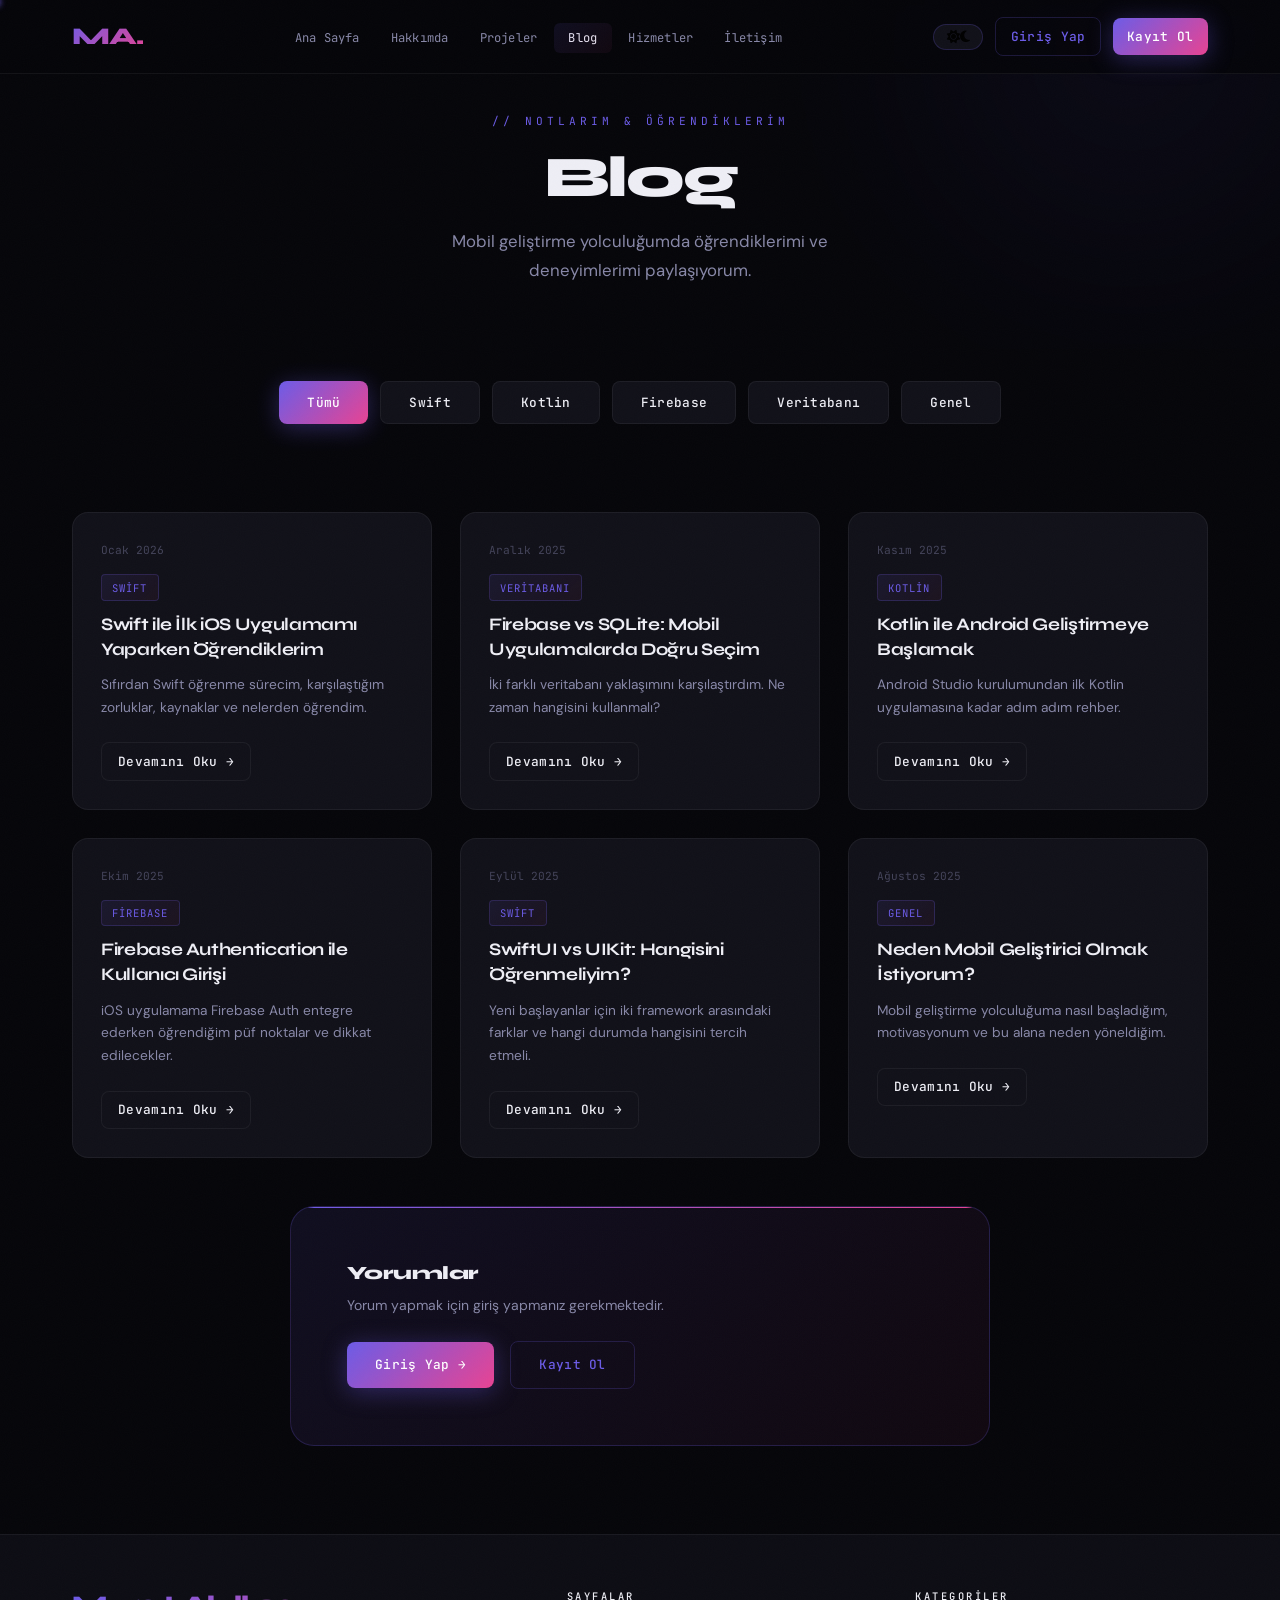
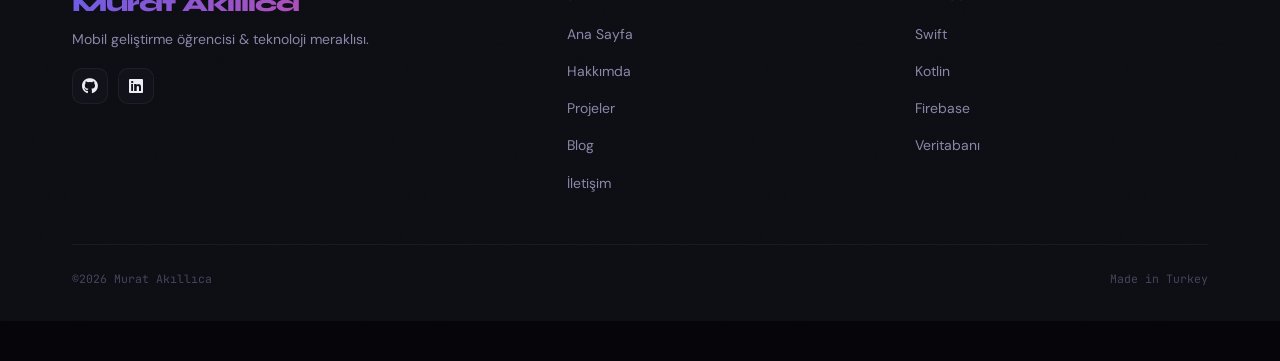
<file: pages/blog.html>
<!DOCTYPE html>
<html lang="tr">
<head>
  <meta charset="UTF-8">
  <meta name="viewport" content="width=device-width, initial-scale=1.0">
  <meta name="description" content="Murat Akıllıca Blog – Mobil geliştirme, Swift, Kotlin ve yazılım dünyasına dair yazılar.">
  <meta name="robots" content="index, follow">
  <link rel="canonical" href="https://muratakillica.com/pages/blog.html">
  <meta property="og:type" content="website">
  <meta property="og:url" content="https://muratakillica.com/pages/blog.html">
  <meta property="og:title" content="Blog – Murat Akıllıca">
  <meta property="og:description" content="Murat Akıllıca Blog – Mobil geliştirme, Swift, Kotlin ve yazılım dünyasına dair yazılar.">
  <meta property="og:image" content="https://muratakillica.com/assets/img/og-cover.jpg">
  <meta name="twitter:card" content="summary_large_image">
  <meta name="twitter:title" content="Blog – Murat Akıllıca">
  <meta name="twitter:description" content="Mobil geliştirme, Swift, Kotlin ve yazılım dünyasına dair yazılar.">
  <meta name="twitter:image" content="https://muratakillica.com/assets/img/og-cover.jpg">
  <title>Blog – Murat Akıllıca</title>
  <link rel="icon" type="image/png" href="../assets/img/favicon.png">
  <link rel="stylesheet" href="../assets/css/style.css">
  <link rel="stylesheet" href="../assets/css/responsive.css">
  <link rel="stylesheet" href="https://cdnjs.cloudflare.com/ajax/libs/font-awesome/6.5.0/css/all.min.css">
</head>
<body>


  <header class="navbar" id="navbar">
    <div class="navbar__inner">
      <a href="../index.html" class="navbar__logo">MA.</a>
      <nav class="navbar__nav">
        <ul>
          <li><a href="../index.html">Ana Sayfa</a></li>
          <li><a href="about.html">Hakkımda</a></li>
          <li><a href="proje.html">Projeler</a></li>
          <li><a href="blog.html" class="active">Blog</a></li>
          <li><a href="vesaire.html">Hizmetler</a></li>
          <li><a href="contact.html">İletişim</a></li>
        </ul>
      </nav>
      <div class="navbar__actions">
        <button class="theme-toggle" title="Tema değiştir">
          <span class="icon-sun"><i class="fa-solid fa-sun"></i></span><span class="icon-moon"><i class="fa-solid fa-moon"></i></span>
        </button>
        <a href="login.html" class="btn btn-outline btn-login" style="padding:0.45rem 0.9rem;font-size:0.8rem;">Giriş Yap</a>
        <a href="register.html" class="btn btn-primary btn-register" style="padding:0.45rem 0.9rem;font-size:0.8rem;">Kayıt Ol</a>
        <div class="user-menu" style="display:none;align-items:center;gap:0.75rem;">
          <div class="user-info-badge"><div class="user-avatar"></div><span class="user-name" style="font-family:var(--font-mono);font-size:0.78rem;"></span></div>
          <button onclick="Auth.logout()" class="btn btn-ghost" style="padding:0.45rem 1rem;font-size:0.8rem;"><i class="fa-solid fa-right-from-bracket" style="margin-right:0.3rem;"></i>Çıkış</button>
        </div>
        <div class="navbar__hamburger"><span></span><span></span><span></span></div>
      </div>
    </div>
  </header>

  <div class="page-hero">
    <div class="hero__bg" style="position:absolute;inset:0;">
      <div class="hero__orb hero__orb--1" style="opacity:0.2;"></div>
    </div>
    <div class="container" style="position:relative;z-index:1;">
      <p class="section-label">// Notlarım & Öğrendiklerim</p>
      <h1 class="page-hero__title">Blog</h1>
      <p class="page-hero__desc">Mobil geliştirme yolculuğumda öğrendiklerimi ve deneyimlerimi paylaşıyorum.</p>
    </div>
  </div>

  <!-- KATEGORİ FİLTRELEME -->
  <section style="padding:2rem 0 0;">
    <div class="container">
      <div style="display:flex;gap:0.75rem;flex-wrap:wrap;justify-content:center;" id="catBtns">
        <button class="btn btn-primary cat-btn active" data-cat="all">Tümü</button>
        <button class="btn btn-ghost cat-btn" data-cat="swift">Swift</button>
        <button class="btn btn-ghost cat-btn" data-cat="kotlin">Kotlin</button>
        <button class="btn btn-ghost cat-btn" data-cat="firebase">Firebase</button>
        <button class="btn btn-ghost cat-btn" data-cat="veritabani">Veritabanı</button>
        <button class="btn btn-ghost cat-btn" data-cat="genel">Genel</button>
      </div>
    </div>
  </section>

  <!-- BLOG YAZILARI -->
  <section class="section">
    <div class="container">
      <div class="blog-grid" id="blogGrid">

        <div class="blog-card reveal" data-cat="swift">
          <div class="blog-card__date">Ocak 2026</div>
          <span class="blog-card__category">Swift</span>
          <h3 class="blog-card__title" style="margin-top:0.75rem;">Swift ile İlk iOS Uygulamamı Yaparken Öğrendiklerim</h3>
          <p class="blog-card__excerpt">Sıfırdan Swift öğrenme sürecim, karşılaştığım zorluklar, kaynaklar ve nelerden öğrendim.</p>
          <a href="#" class="btn btn-ghost" style="font-size:0.8rem;padding:0.45rem 1rem;margin-top:0.5rem;">Devamını Oku →</a>
        </div>

        <div class="blog-card reveal" data-cat="veritabani">
          <div class="blog-card__date">Aralık 2025</div>
          <span class="blog-card__category">Veritabanı</span>
          <h3 class="blog-card__title" style="margin-top:0.75rem;">Firebase vs SQLite: Mobil Uygulamalarda Doğru Seçim</h3>
          <p class="blog-card__excerpt">İki farklı veritabanı yaklaşımını karşılaştırdım. Ne zaman hangisini kullanmalı?</p>
          <a href="#" class="btn btn-ghost" style="font-size:0.8rem;padding:0.45rem 1rem;margin-top:0.5rem;">Devamını Oku →</a>
        </div>

        <div class="blog-card reveal" data-cat="kotlin">
          <div class="blog-card__date">Kasım 2025</div>
          <span class="blog-card__category">Kotlin</span>
          <h3 class="blog-card__title" style="margin-top:0.75rem;">Kotlin ile Android Geliştirmeye Başlamak</h3>
          <p class="blog-card__excerpt">Android Studio kurulumundan ilk Kotlin uygulamasına kadar adım adım rehber.</p>
          <a href="#" class="btn btn-ghost" style="font-size:0.8rem;padding:0.45rem 1rem;margin-top:0.5rem;">Devamını Oku →</a>
        </div>

        <div class="blog-card reveal" data-cat="firebase">
          <div class="blog-card__date">Ekim 2025</div>
          <span class="blog-card__category">Firebase</span>
          <h3 class="blog-card__title" style="margin-top:0.75rem;">Firebase Authentication ile Kullanıcı Girişi</h3>
          <p class="blog-card__excerpt">iOS uygulamama Firebase Auth entegre ederken öğrendiğim püf noktalar ve dikkat edilecekler.</p>
          <a href="#" class="btn btn-ghost" style="font-size:0.8rem;padding:0.45rem 1rem;margin-top:0.5rem;">Devamını Oku →</a>
        </div>

        <div class="blog-card reveal" data-cat="swift">
          <div class="blog-card__date">Eylül 2025</div>
          <span class="blog-card__category">Swift</span>
          <h3 class="blog-card__title" style="margin-top:0.75rem;">SwiftUI vs UIKit: Hangisini Öğrenmeliyim?</h3>
          <p class="blog-card__excerpt">Yeni başlayanlar için iki framework arasındaki farklar ve hangi durumda hangisini tercih etmeli.</p>
          <a href="#" class="btn btn-ghost" style="font-size:0.8rem;padding:0.45rem 1rem;margin-top:0.5rem;">Devamını Oku →</a>
        </div>

        <div class="blog-card reveal" data-cat="genel">
          <div class="blog-card__date">Ağustos 2025</div>
          <span class="blog-card__category">Genel</span>
          <h3 class="blog-card__title" style="margin-top:0.75rem;">Neden Mobil Geliştirici Olmak İstiyorum?</h3>
          <p class="blog-card__excerpt">Mobil geliştirme yolculuğuma nasıl başladığım, motivasyonum ve bu alana neden yöneldiğim.</p>
          <a href="#" class="btn btn-ghost" style="font-size:0.8rem;padding:0.45rem 1rem;margin-top:0.5rem;">Devamını Oku →</a>
        </div>

      </div>

      <!-- GİRİŞ YAPANLAR İÇİN YORUM BÖLÜMÜ -->
      <div id="commentSection" style="margin-top:3rem;max-width:700px;margin-left:auto;margin-right:auto;" class="reveal">
        <div class="gradient-bg">
          <h3 style="margin-bottom:0.5rem;">Yorumlar</h3>
          <p style="color:var(--text-secondary);font-size:0.875rem;margin-bottom:1.5rem;">Yorum yapmak için giriş yapmanız gerekmektedir.</p>
          <div id="commentForm" style="display:none;">
            <div class="form-group">
              <label class="form-label">Yorumunuz</label>
              <textarea class="form-textarea" placeholder="Düşüncelerinizi paylaşın..." rows="4"></textarea>
            </div>
            <button class="btn btn-primary">Yorum Gönder <i class="fa-solid fa-comment" style="margin-left:0.35rem;"></i></button>
          </div>
          <div id="loginPrompt">
            <a href="login.html" class="btn btn-primary">Giriş Yap →</a>
            <a href="register.html" class="btn btn-outline" style="margin-left:0.75rem;">Kayıt Ol</a>
          </div>
        </div>
      </div>
    </div>
  </section>

  <footer class="footer">
    <div class="container">
      <div class="footer__grid">
        <div class="footer__brand">
          <h3>Murat Akıllıca</h3>
          <p>Mobil geliştirme öğrencisi & teknoloji meraklısı.</p>
          <div class="social-links" style="margin-top:1rem;">
            <a href="https://github.com/muratttcan" target="_blank" rel="noopener" class="social-link"><i class="fa-brands fa-github"></i></a>
            <a href="#" class="social-link"><i class="fa-brands fa-linkedin"></i></a>
          </div>
        </div>
        <div class="footer__col">
          <h4>Sayfalar</h4>
          <ul>
            <li><a href="../index.html">Ana Sayfa</a></li>
            <li><a href="about.html">Hakkımda</a></li>
            <li><a href="proje.html">Projeler</a></li>
            <li><a href="blog.html">Blog</a></li>
            <li><a href="contact.html">İletişim</a></li>
          </ul>
        </div>
        <div class="footer__col">
          <h4>Kategoriler</h4>
          <ul>
            <li><a href="#">Swift</a></li>
            <li><a href="#">Kotlin</a></li>
            <li><a href="#">Firebase</a></li>
            <li><a href="#">Veritabanı</a></li>
          </ul>
        </div>
      </div>
      <div class="footer__bottom">
        <span>©2026 Murat Akıllıca</span>
        <span>Made in Turkey</span>
      </div>
    </div>
  </footer>

  <!-- BLOG OKUMA MODALI -->
  <div id="blogModal" style="display:none;position:fixed;inset:0;z-index:9999;background:rgba(0,0,0,0.82);backdrop-filter:blur(8px);overflow-y:auto;padding:1.5rem 1rem;">
    <div style="max-width:700px;margin:2rem auto 3rem;background:var(--bg-card);border:1px solid var(--border);border-radius:1.25rem;padding:2rem;position:relative;width:100%;box-sizing:border-box;">
      <button onclick="closeBlogModal()" style="position:absolute;top:1rem;right:1rem;background:var(--bg-secondary);border:1px solid var(--border);color:var(--text-secondary);width:2rem;height:2rem;border-radius:50%;cursor:pointer;font-size:1rem;display:flex;align-items:center;justify-content:center;line-height:1;flex-shrink:0;"><i class="fa-solid fa-xmark"></i></button>
      <div id="blogModalContent"></div>
    </div>
  </div>

  <button class="back-to-top" aria-label="Yukarı çık"><svg viewBox="0 0 24 24"><polyline points="18,15 12,9 6,15" stroke="white" stroke-width="2.5" fill="none"/></svg></button>
  <div class="notification"></div>
  <script src="../assets/js/main.js"></script>
  <script>
    // ===== BLOG YAZISI İÇERİKLERİ =====
    const blogPosts = [
      {
        date: 'Ocak 2026', cat: 'Swift',
        title: 'Swift ile İlk iOS Uygulamamı Yaparken Öğrendiklerim',
        content: `
          <p style="color:var(--text-secondary);margin-bottom:1.25rem;">Swift öğrenmeye karar verdiğimde nereden başlayacağımı bilmiyordum. Apple'ın kendi dokümantasyonu iyi bir başlangıç noktası oldu ama asıl öğrenme kendi projemi yaparken gerçekleşti.</p>
          <h4 style="margin:1.5rem 0 0.75rem;font-family:var(--font-display);">Başlarken Yaptığım Hatalar</h4>
          <p style="color:var(--text-secondary);margin-bottom:1rem;">İlk haftalarda her şeyi <code style="background:var(--bg-secondary);padding:2px 6px;border-radius:4px;font-family:var(--font-mono);font-size:0.85rem;">ViewController</code> içine doldurmaya çalıştım. MVC mimarisini anlamadan önce kod karmaşasıyla ciddi vakit kaybettim.</p>
          <h4 style="margin:1.5rem 0 0.75rem;font-family:var(--font-display);">Optionals ile Başa Çıkmak</h4>
          <p style="color:var(--text-secondary);margin-bottom:1rem;">Swift'in en güçlü özelliklerinden biri olan optional'lar başta kafamı karıştırdı. <code style="background:var(--bg-secondary);padding:2px 6px;border-radius:4px;font-family:var(--font-mono);font-size:0.85rem;">guard let</code> ve <code style="background:var(--bg-secondary);padding:2px 6px;border-radius:4px;font-family:var(--font-mono);font-size:0.85rem;">if let</code> kullanmayı öğrendikten sonra çok daha güvenli kod yazmaya başladım.</p>
          <h4 style="margin:1.5rem 0 0.75rem;font-family:var(--font-display);">Kullandığım Kaynaklar</h4>
          <ul style="color:var(--text-secondary);padding-left:1.25rem;line-height:2.2;">
            <li>Apple Developer Documentation</li>
            <li>Hacking with Swift (Paul Hudson)</li>
            <li>Swift Playgrounds uygulaması</li>
            <li>YouTube – Sean Allen kanalı</li>
          </ul>
          <p style="color:var(--text-secondary);margin-top:1.25rem;">En önemli tavsiyem: küçük ama tamamlanmış bir proje yapın. Yarım bırakılan 10 projeden tamamlanan 1 proje çok daha değerli.</p>`
      },
      {
        date: 'Aralık 2025', cat: 'Veritabanı',
        title: 'Firebase vs SQLite: Mobil Uygulamalarda Doğru Seçim',
        content: `
          <p style="color:var(--text-secondary);margin-bottom:1.25rem;">Chat uygulaması yaparken Firebase, görev yöneticisi yaparken SQLite kullandım. İkisini de deneyimledikten sonra aralarındaki temel farkları şöyle özetleyebilirim:</p>
          <h4 style="margin:1.5rem 0 0.75rem;font-family:var(--font-display);">SQLite — Ne Zaman Kullanmalı?</h4>
          <ul style="color:var(--text-secondary);padding-left:1.25rem;line-height:2.2;margin-bottom:1rem;">
            <li>İnternet bağlantısı gerektirmeyen uygulamalar</li>
            <li>Kullanıcıya özel yerel veriler (notlar, görevler)</li>
            <li>Hızlı ve offline-first deneyim istiyorsanız</li>
            <li>Backend maliyeti istemiyorsanız</li>
          </ul>
          <h4 style="margin:1.5rem 0 0.75rem;font-family:var(--font-display);">Firebase — Ne Zaman Kullanmalı?</h4>
          <ul style="color:var(--text-secondary);padding-left:1.25rem;line-height:2.2;margin-bottom:1rem;">
            <li>Gerçek zamanlı veri senkronizasyonu (chat, canlı skorlar)</li>
            <li>Birden fazla kullanıcı aynı veriye erişecekse</li>
            <li>Kullanıcı kimlik doğrulaması gerekiyorsa</li>
            <li>Push notification istiyorsanız</li>
          </ul>
          <p style="color:var(--text-secondary);">Çoğu uygulamada ikisini birlikte kullanmak en mantıklısı: kullanıcı tercihleri SQLite'ta, paylaşılan içerik Firebase'de.</p>`
      },
      {
        date: 'Kasım 2025', cat: 'Kotlin',
        title: 'Kotlin ile Android Geliştirmeye Başlamak',
        content: `
          <p style="color:var(--text-secondary);margin-bottom:1.25rem;">Android Studio indirip ilk kez açtığımda gördüğüm arayüz biraz ürkütücüydü. Ama bir süre sonra her şeyin yerli yerine oturduğunu fark ettim.</p>
          <h4 style="margin:1.5rem 0 0.75rem;font-family:var(--font-display);">Kurulum</h4>
          <p style="color:var(--text-secondary);margin-bottom:1rem;">Android Studio'yu indirip kuruyorsunuz. İlk açılışta SDK indirmesi yapıyor, biraz bekleyin. Emülatör yerine gerçek cihaz kullanmanızı öneririm — çok daha hızlı.</p>
          <h4 style="margin:1.5rem 0 0.75rem;font-family:var(--font-display);">Kotlin'in Güzel Yanları</h4>
          <ul style="color:var(--text-secondary);padding-left:1.25rem;line-height:2.2;margin-bottom:1rem;">
            <li>Null safety — Swift gibi güvenli tip sistemi</li>
            <li>Extension fonksiyonlar — mevcut sınıfları genişletmek çok kolay</li>
            <li>Coroutines — async kod yazmak artık kâbus değil</li>
            <li>Data class — tek satırda model oluşturma</li>
          </ul>
          <h4 style="margin:1.5rem 0 0.75rem;font-family:var(--font-display);">İlk Proje Önerisi</h4>
          <p style="color:var(--text-secondary);">RecyclerView ile liste gösteren basit bir uygulama yapın. Bu, Android'in temel yapısını öğrenmek için mükemmel bir başlangıç noktası.</p>`
      },
      {
        date: 'Ekim 2025', cat: 'Firebase',
        title: 'Firebase Authentication ile Kullanıcı Girişi',
        content: `
          <p style="color:var(--text-secondary);margin-bottom:1.25rem;">Firebase Auth, kendi auth sistemini sıfırdan yazmak yerine dakikalar içinde çalışan bir kullanıcı girişi sistemi kurmanızı sağlıyor.</p>
          <h4 style="margin:1.5rem 0 0.75rem;font-family:var(--font-display);">Kurulum Adımları</h4>
          <ol style="color:var(--text-secondary);padding-left:1.25rem;line-height:2.2;margin-bottom:1rem;">
            <li>Firebase Console'da proje oluşturun</li>
            <li>iOS/Android uygulamanızı ekleyin, config dosyasını indirin</li>
            <li>Firebase SDK'yı projenize ekleyin (CocoaPods / Gradle)</li>
            <li>Email/Password auth'u konsol üzerinden aktif edin</li>
          </ol>
          <h4 style="margin:1.5rem 0 0.75rem;font-family:var(--font-display);">Dikkat Edilecekler</h4>
          <ul style="color:var(--text-secondary);padding-left:1.25rem;line-height:2.2;">
            <li>GoogleService-Info.plist dosyasını asla GitHub'a yüklemeyin</li>
            <li>Firestore security rules'u mutlaka yapılandırın</li>
            <li>Auth state listener kullanın — kullanıcı durumunu takip etmek için</li>
          </ul>`
      },
      {
        date: 'Eylül 2025', cat: 'Swift',
        title: 'SwiftUI vs UIKit: Hangisini Öğrenmeliyim?',
        content: `
          <p style="color:var(--text-secondary);margin-bottom:1.25rem;">Bu soru Swift öğrenen herkesi zorluyor. Kısa cevap: <strong style="color:var(--text-primary);">ikisini de temel düzeyde bilin, ama SwiftUI ile başlayın.</strong></p>
          <h4 style="margin:1.5rem 0 0.75rem;font-family:var(--font-display);">SwiftUI'nin Avantajları</h4>
          <ul style="color:var(--text-secondary);padding-left:1.25rem;line-height:2.2;margin-bottom:1rem;">
            <li>Daha az kod, daha okunabilir yapı</li>
            <li>Canlı önizleme (Preview) ile anında sonuç görme</li>
            <li>Apple'ın geleceğe yatırım yaptığı framework</li>
            <li>Declarative syntax — ne göstermek istediğinizi söylüyorsunuz</li>
          </ul>
          <h4 style="margin:1.5rem 0 0.75rem;font-family:var(--font-display);">UIKit Hâlâ Neden Önemli?</h4>
          <ul style="color:var(--text-secondary);padding-left:1.25rem;line-height:2.2;margin-bottom:1rem;">
            <li>Mevcut büyük projelerin çoğu UIKit kullanıyor</li>
            <li>Daha karmaşık animasyonlar ve özel kontroller için gerekli</li>
            <li>İş ilanlarında hâlâ çok aranıyor</li>
          </ul>
          <p style="color:var(--text-secondary);">Tavsiyem: SwiftUI ile başlayın, bir noktada UIKit öğrenmek zorunda kalacaksınız. Ama giriş için SwiftUI çok daha keyifli.</p>`
      },
      {
        date: 'Ağustos 2025', cat: 'Genel',
        title: 'Neden Mobil Geliştirici Olmak İstiyorum?',
        content: `
          <p style="color:var(--text-secondary);margin-bottom:1.25rem;">Her gün kullandığım uygulamaların nasıl yapıldığını merak ediyordum. Bir gün "öğreneyim" dedim ve o günden beri durduramıyorum kendimi.</p>
          <h4 style="margin:1.5rem 0 0.75rem;font-family:var(--font-display);">Başlangıç Noktam</h4>
          <p style="color:var(--text-secondary);margin-bottom:1rem;">Bir arkadaşımın yaptığı basit bir iOS uygulaması gördüm. "Ben de yapabilir miyim?" sorusu ile başladı her şey. İlk "Hello World" uygulamasını çalıştırdığımda hissettiğim o his — tarif edemiyorum.</p>
          <h4 style="margin:1.5rem 0 0.75rem;font-family:var(--font-display);">Motivasyonum</h4>
          <ul style="color:var(--text-secondary);padding-left:1.25rem;line-height:2.2;margin-bottom:1rem;">
            <li>Milyonlarca insanın kullanabileceği bir şey üretme fikri</li>
            <li>Her platformda (iOS & Android) çalışan uygulamalar yapabilmek</li>
            <li>Problem çözmenin en yaratıcı yolu olduğunu düşünüyorum</li>
          </ul>
          <p style="color:var(--text-secondary);">Hâlâ öğreniyorum, hâlâ hata yapıyorum. Ama her gün bir önceki günden daha iyi olduğumu bilmek yeterli motivasyon.</p>`
      }
    ];

    function openBlogModal(idx) {
      const post = blogPosts[idx];
      if (!post) return;
      document.getElementById('blogModalContent').innerHTML = `
        <div style="display:flex;align-items:center;gap:0.75rem;margin-bottom:1.5rem;flex-wrap:wrap;">
          <span class="blog-card__category">${post.cat}</span>
          <span style="color:var(--text-muted);font-size:0.82rem;">${post.date}</span>
        </div>
        <h2 style="font-family:var(--font-display);font-size:1.6rem;font-weight:800;letter-spacing:-0.03em;margin-bottom:1.5rem;line-height:1.25;">${post.title}</h2>
        ${post.content}
      `;
      document.getElementById('blogModal').style.display = 'block';
      
    }

    function closeBlogModal() {
      document.getElementById('blogModal').style.display = 'none';
      
    }

    // Overlay'e tıklanınca kapat
    document.getElementById('blogModal').addEventListener('click', function(e) {
      if (e.target === this) closeBlogModal();
    });

    // Devamını Oku butonlarını bağla
    document.querySelectorAll('.blog-card').forEach((card, idx) => {
      const btn = card.querySelector('.btn');
      if (btn) btn.addEventListener('click', (e) => { e.preventDefault(); openBlogModal(idx); });
    });

    // Kategori filtresi
    document.querySelectorAll('.cat-btn').forEach(btn => {
      btn.addEventListener('click', () => {
        document.querySelectorAll('.cat-btn').forEach(b => b.className = 'btn btn-ghost cat-btn');
        btn.className = 'btn btn-primary cat-btn active';
        const cat = btn.getAttribute('data-cat');
        document.querySelectorAll('.blog-card').forEach(card => {
          const c = card.getAttribute('data-cat') || '';
          card.style.display = (cat === 'all' || c === cat) ? '' : 'none';
        });
      });
    });

    // Giriş kontrolü
    const user = Auth.getUser();
    if (user) {
      document.getElementById('loginPrompt').style.display = 'none';
      document.getElementById('commentForm').style.display = 'block';
    }
  </script>
</body>
</html>
</file>
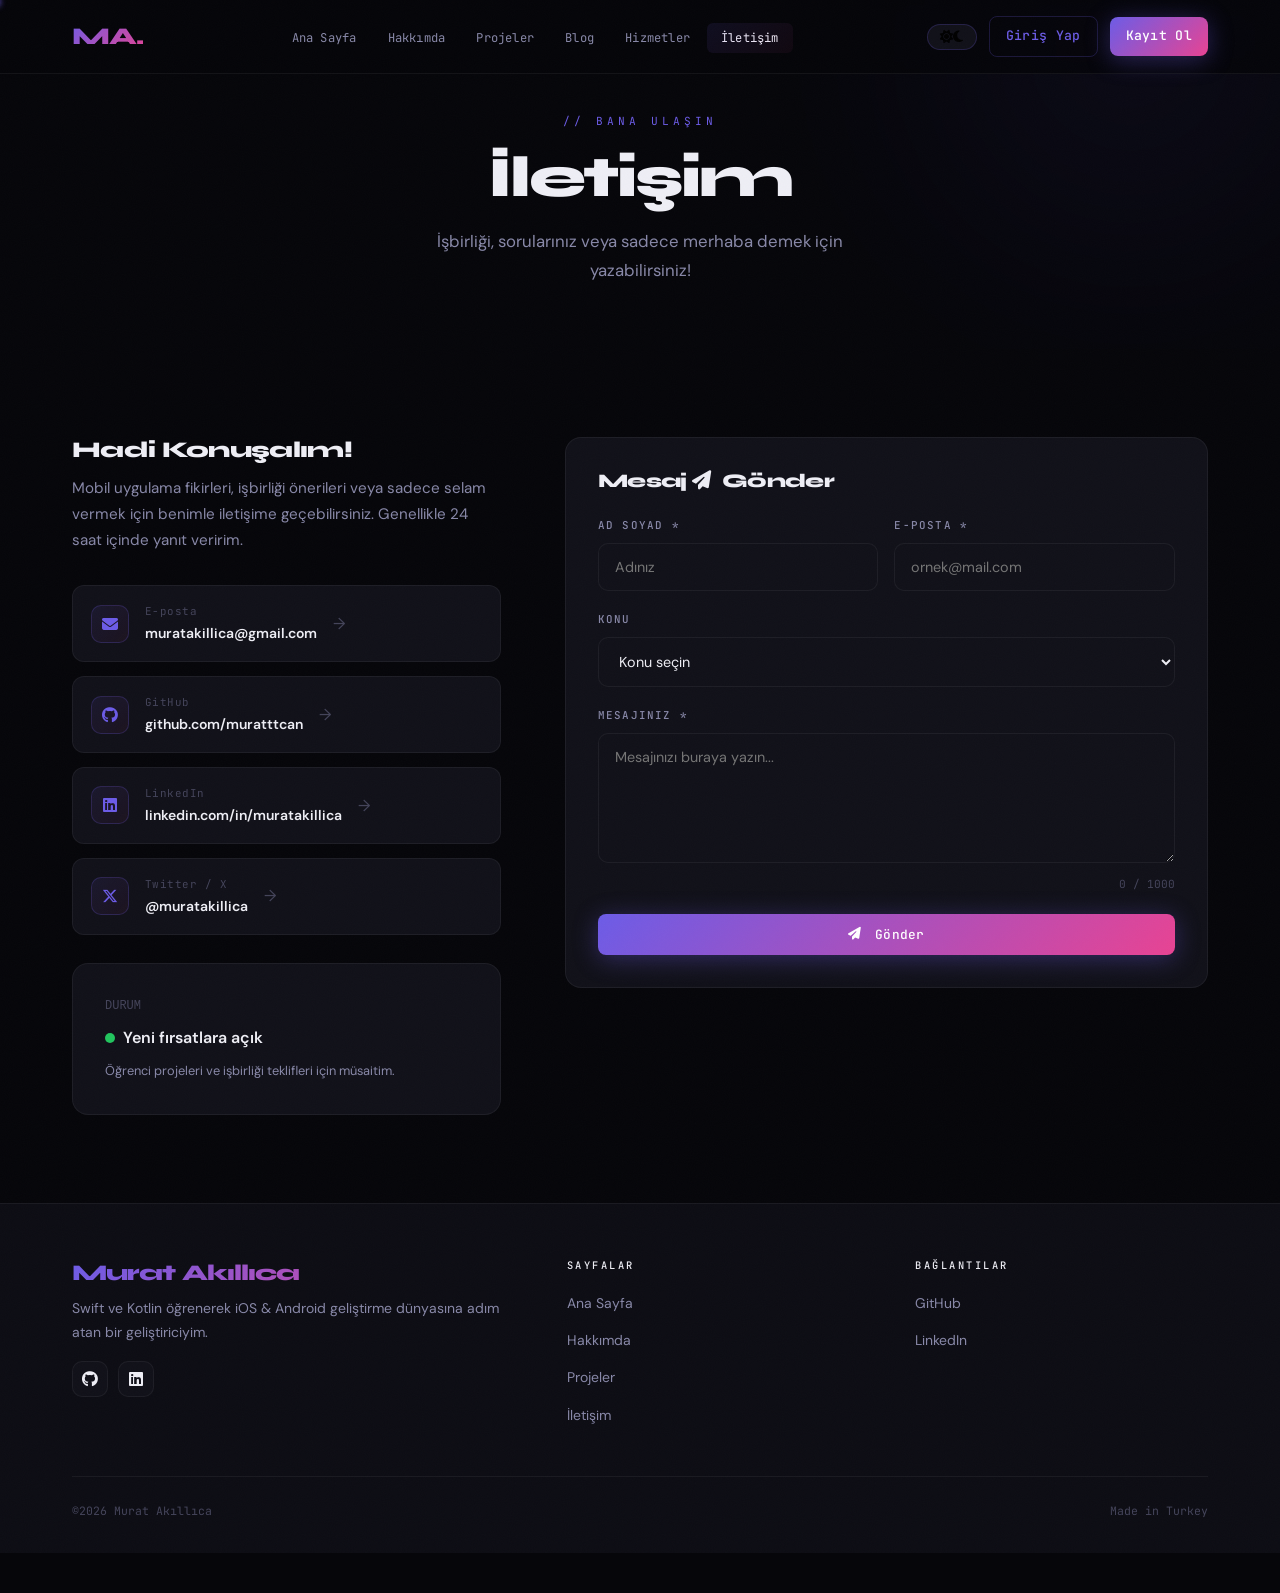
<file: pages/contact.html>
<!DOCTYPE html>
<html lang="tr">
<head>
  <meta charset="UTF-8">
  <meta name="viewport" content="width=device-width, initial-scale=1.0">
  <meta name="description" content="Murat Akıllıca ile iletişime geçin – proje teklifleri, iş birliği ve sorularınız için.">
  <meta name="robots" content="index, follow">
  <link rel="canonical" href="https://muratakillica.com/pages/contact.html">
  <meta property="og:type" content="website">
  <meta property="og:url" content="https://muratakillica.com/pages/contact.html">
  <meta property="og:title" content="İletişim – Murat Akıllıca">
  <meta property="og:description" content="Murat Akıllıca ile iletişime geçin – proje teklifleri, iş birliği ve sorularınız için.">
  <meta property="og:image" content="https://muratakillica.com/assets/img/og-cover.jpg">
  <meta name="twitter:card" content="summary_large_image">
  <meta name="twitter:title" content="İletişim – Murat Akıllıca">
  <meta name="twitter:description" content="Proje teklifleri, iş birliği ve sorularınız için iletişime geçin.">
  <meta name="twitter:image" content="https://muratakillica.com/assets/img/og-cover.jpg">
  <title>İletişim – Murat Akıllıca</title>
  <link rel="icon" type="image/png" href="../assets/img/favicon.png">
  <link rel="stylesheet" href="../assets/css/style.css">
  <link rel="stylesheet" href="../assets/css/responsive.css">
  <link rel="stylesheet" href="https://cdnjs.cloudflare.com/ajax/libs/font-awesome/6.5.0/css/all.min.css">
</head>
<body>

  <header class="navbar" id="navbar">
    <div class="navbar__inner">
      <a href="../index.html" class="navbar__logo">MA.</a>
      <nav class="navbar__nav">
        <ul>
          <li><a href="../index.html">Ana Sayfa</a></li>
          <li><a href="about.html">Hakkımda</a></li>
          <li><a href="proje.html">Projeler</a></li>
          <li><a href="blog.html">Blog</a></li>
          <li><a href="vesaire.html">Hizmetler</a></li>
          <li><a href="contact.html" class="active">İletişim</a></li>
        </ul>
      </nav>
      <div class="navbar__actions">
        <button class="theme-toggle" title="Tema değiştir">
          <span class="icon-sun"><i class="fa-solid fa-sun"></i></span><span class="icon-moon"><i class="fa-solid fa-moon"></i></span>
        </button>
        <a href="login.html" class="btn btn-outline btn-login" style="padding:0.5rem 1rem;font-size:0.82rem;">Giriş Yap</a>
        <a href="register.html" class="btn btn-primary btn-register" style="padding:0.5rem 1rem;font-size:0.82rem;">Kayıt Ol</a>
        <div class="user-menu" style="display:none;align-items:center;gap:0.75rem;">
          <div class="user-info-badge"><div class="user-avatar"></div><span class="user-name" style="font-size:0.875rem;font-weight:600;"></span></div>
          <button onclick="Auth.logout()" class="btn btn-ghost" style="padding:0.45rem 1rem;font-size:0.8rem;"><i class="fa-solid fa-right-from-bracket" style="margin-right:0.3rem;"></i>Çıkış</button>
        </div>
        <div class="navbar__hamburger"><span></span><span></span><span></span></div>
      </div>
    </div>
  </header>

  <div class="page-hero">
    <div class="hero__bg" style="position:absolute;inset:0;">
      <div class="hero__orb hero__orb--1" style="opacity:0.2;"></div>
    </div>
    <div class="container" style="position:relative;z-index:1;">
      <p class="section-label">// Bana Ulaşın</p>
      <h1 class="page-hero__title">İletişim</h1>
      <p class="page-hero__desc">
        İşbirliği, sorularınız veya sadece merhaba demek için yazabilirsiniz!
      </p>
    </div>
  </div>

  <section class="section">
    <div class="container">
      <div class="contact-grid">

        <!-- İLETİŞİM BİLGİLERİ -->
        <div class="reveal">
          <h3 style="font-size:1.4rem;margin-bottom:0.75rem;">Hadi Konuşalım!</h3>
          <p style="color:var(--text-secondary);margin-bottom:2rem;font-size:0.95rem;">
            Mobil uygulama fikirleri, işbirliği önerileri veya sadece selam vermek için
            benimle iletişime geçebilirsiniz. Genellikle 24 saat içinde yanıt veririm.
          </p>

          <div class="contact-links">

            <a href="mailto:muratakillica@gmail.com" class="contact-link">
              <div class="contact-link__icon">
                <i class="fa-solid fa-envelope"></i>
              </div>
              <div class="contact-link__info">
                <div class="contact-link__label">E-posta</div>
                <div class="contact-link__value">muratakillica@gmail.com</div>
              </div>
              <span style="color:var(--text-muted);">→</span>
            </a>

            <a href="https://github.com/muratttcan" target="_blank" rel="noopener" class="contact-link">
              <div class="contact-link__icon">
                <i class="fa-brands fa-github"></i>
              </div>
              <div class="contact-link__info">
                <div class="contact-link__label">GitHub</div>
                <div class="contact-link__value">github.com/muratttcan</div>
              </div>
              <span style="color:var(--text-muted);">→</span>
            </a>

            <a href="#" class="contact-link">
              <div class="contact-link__icon">
                <i class="fa-brands fa-linkedin"></i>
              </div>
              <div class="contact-link__info">
                <div class="contact-link__label">LinkedIn</div>
                <div class="contact-link__value">linkedin.com/in/muratakillica</div>
              </div>
              <span style="color:var(--text-muted);">→</span>
            </a>

            <a href="#" class="contact-link">
              <div class="contact-link__icon">
                <i class="fa-brands fa-x-twitter"></i>
              </div>
              <div class="contact-link__info">
                <div class="contact-link__label">Twitter / X</div>
                <div class="contact-link__value">@muratakillica</div>
              </div>
              <span style="color:var(--text-muted);">→</span>
            </a>

          </div>

          <div class="card" style="margin-top:1.75rem;">
            <div style="font-family:'Space Mono',monospace;font-size:0.75rem;color:var(--text-muted);margin-bottom:0.5rem;">DURUM</div>
            <div style="display:flex;align-items:center;gap:0.5rem;">
              <span style="width:10px;height:10px;background:#22c55e;border-radius:50%;display:inline-block;animation:pulse 2s infinite;"></span>
              <span style="font-weight:600;">Yeni fırsatlara açık</span>
            </div>
            <p style="font-size:0.8rem;color:var(--text-secondary);margin-top:0.5rem;">
              Öğrenci projeleri ve işbirliği teklifleri için müsaitim.
            </p>
          </div>
        </div>

        <!-- FORM -->
        <div class="card reveal">
          <h3 style="font-size:1.2rem;margin-bottom:1.5rem;">Mesaj <i class="fa-solid fa-paper-plane" style="margin-right:0.35rem;"></i> Gönder</h3>
          <form id="contactForm" novalidate>
            <div style="display:grid;grid-template-columns:1fr 1fr;gap:1rem;">
              <div class="form-group">
                <label class="form-label">Ad Soyad *</label>
                <input type="text" name="name" class="form-input" placeholder="Adınız" required>
              </div>
              <div class="form-group">
                <label class="form-label">E-posta *</label>
                <input type="email" name="email" class="form-input" placeholder="ornek@mail.com" required>
              </div>
            </div>
            <div class="form-group">
              <label class="form-label">Konu</label>
              <select name="subject" class="form-select">
                <option value="">Konu seçin</option>
                <option value="isbirligi">İşbirliği Teklifi</option>
                <option value="proje">Proje Hakkında</option>
                <option value="soru">Genel Soru</option>
                <option value="diger">Diğer</option>
              </select>
            </div>
            <div class="form-group">
              <label class="form-label">Mesajınız *</label>
              <textarea name="message" class="form-textarea" placeholder="Mesajınızı buraya yazın..." required rows="5"></textarea>
            </div>


            <button type="submit" class="btn btn-primary" style="width:100%;justify-content:center;">
              <i class="fa-solid fa-paper-plane" style="margin-right:0.35rem;"></i> Gönder
            </button>
          </form>
        </div>

      </div>
    </div>
  </section>

  <style>
    @keyframes pulse {
      0%, 100% { box-shadow: 0 0 0 0 rgba(34, 197, 94, 0.4); }
      50% { box-shadow: 0 0 0 6px rgba(34, 197, 94, 0); }
    }
  </style>

  <footer class="footer">
    <div class="container">
      <div class="footer__grid">
        <div class="footer__brand">
          <h3>Murat Akıllıca</h3>
          <p>Swift ve Kotlin öğrenerek iOS & Android geliştirme dünyasına adım atan bir geliştiriciyim.</p>
          <div class="social-links" style="margin-top:1rem;">
            <a href="https://github.com/muratttcan" target="_blank" rel="noopener" class="social-link"><i class="fa-brands fa-github"></i></a>
            <a href="#" class="social-link"><i class="fa-brands fa-linkedin"></i></a>
          </div>
        </div>
        <div class="footer__col">
          <h4>Sayfalar</h4>
          <ul>
            <li><a href="../index.html">Ana Sayfa</a></li>
            <li><a href="about.html">Hakkımda</a></li>
            <li><a href="proje.html">Projeler</a></li>
            <li><a href="contact.html">İletişim</a></li>
          </ul>
        </div>
        <div class="footer__col">
          <h4>Bağlantılar</h4>
          <ul>
            <li><a href="https://github.com/muratttcan" target="_blank" rel="noopener">GitHub</a></li>
            <li><a href="#">LinkedIn</a></li>
          </ul>
        </div>
      </div>
      <div class="footer__bottom">
        <span>©2026 Murat Akıllıca</span>
        <span>Made in Turkey</span>
      </div>
    </div>
  </footer>

  <button class="back-to-top" aria-label="Yukarı çık">
    <svg viewBox="0 0 24 24">
      <polyline points="18,15 12,9 6,15" stroke="white" stroke-width="2.5" fill="none" />
    </svg>
  </button>
  <div class="notification"></div>

  <script src="../assets/js/main.js"></script>

</body>
</html>
</file>
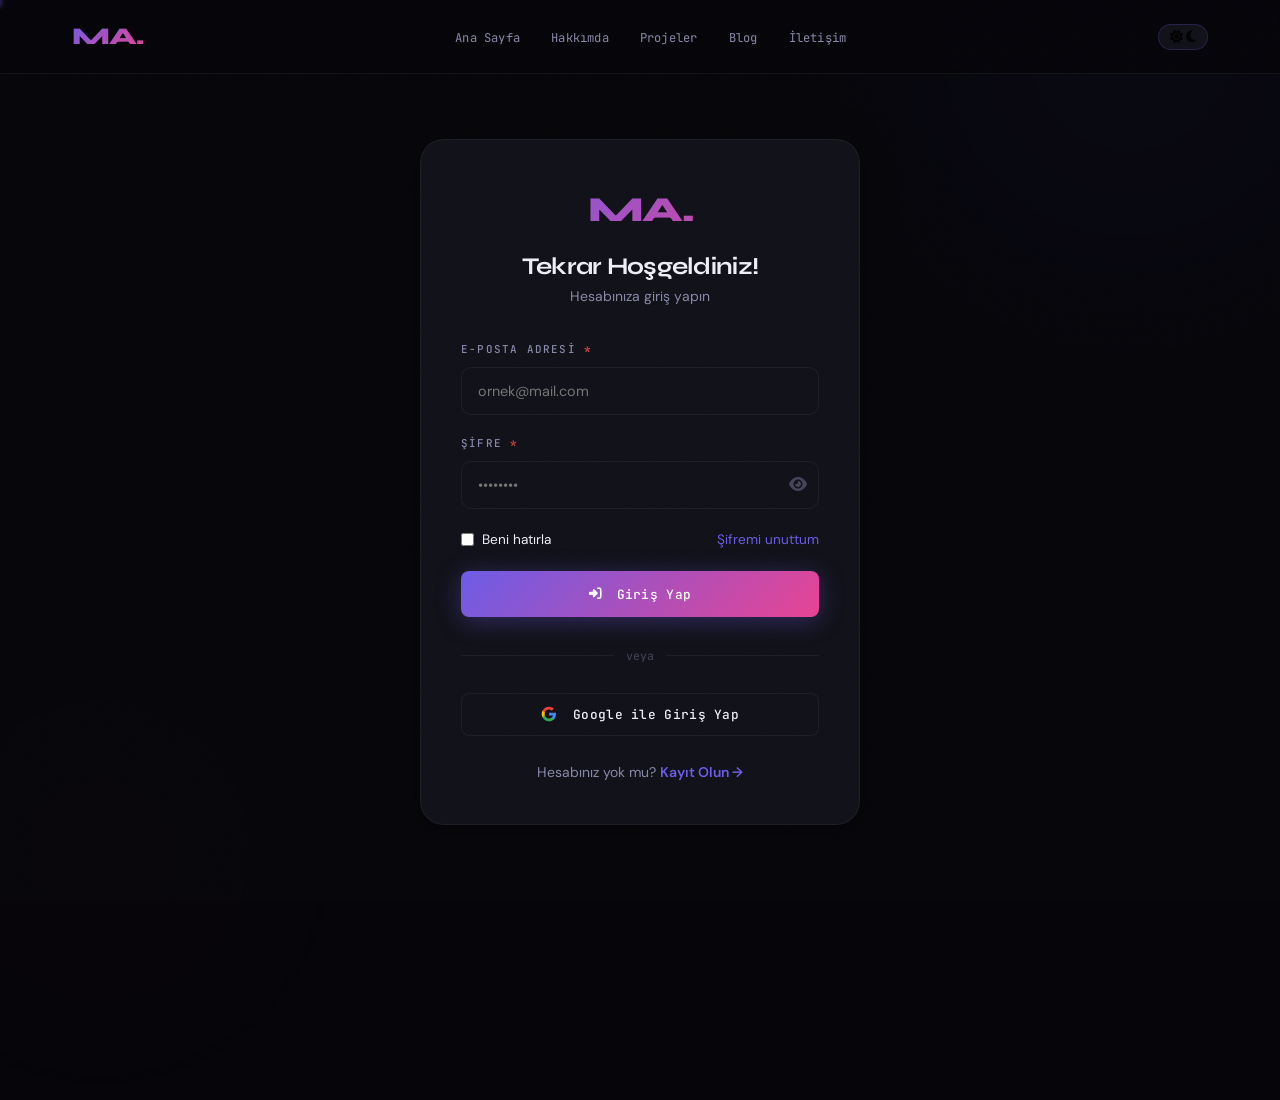
<file: pages/login.html>
<!DOCTYPE html>
<html lang="tr">
<head>
  <meta charset="UTF-8">
  <meta name="viewport" content="width=device-width, initial-scale=1.0">
  <meta name="description" content="Murat Akıllıca Portfolio – Giriş Yap">
  <meta name="robots" content="noindex, nofollow">
  <title>Giriş Yap – Murat Akıllıca</title>
  <link rel="icon" type="image/png" href="../assets/img/favicon.png">
  <link rel="stylesheet" href="../assets/css/style.css">
  <link rel="stylesheet" href="../assets/css/responsive.css">
  <link rel="stylesheet" href="https://cdnjs.cloudflare.com/ajax/libs/font-awesome/6.5.0/css/all.min.css">
</head>
<body>

  <header class="navbar" id="navbar">
    <div class="navbar__inner">
      <a href="../index.html" class="navbar__logo">MA.</a>
      <nav class="navbar__nav">
        <ul>
          <li><a href="../index.html">Ana Sayfa</a></li>
          <li><a href="about.html">Hakkımda</a></li>
          <li><a href="proje.html">Projeler</a></li>
          <li><a href="blog.html">Blog</a></li>
          <li><a href="contact.html">İletişim</a></li>
        </ul>
      </nav>
      <div class="navbar__actions">
        <button class="theme-toggle" title="Tema değiştir">
          <span class="icon-sun"><i class="fa-solid fa-sun"></i></span>
          <span class="icon-moon"><i class="fa-solid fa-moon"></i></span>
        </button>
        <div class="navbar__hamburger"><span></span><span></span><span></span></div>
      </div>
    </div>
  </header>

  <div style="position:fixed;inset:0;z-index:0;pointer-events:none;">
    <div class="hero__orb hero__orb--1" style="opacity:0.15;"></div>
    <div class="hero__orb hero__orb--2" style="opacity:0.1;"></div>
  </div>

  <main class="auth-page">
    <div class="auth-card" style="position:relative;z-index:1;">
      <div class="auth-card__header">
        <div class="auth-card__logo">MA.</div>
        <h2 class="auth-card__title">Tekrar Hoşgeldiniz!</h2>
        <p class="auth-card__sub">Hesabınıza giriş yapın</p>
      </div>

      <form id="loginForm" novalidate autocomplete="off">
        <div class="form-group">
          <label class="form-label">E-posta Adresi <span style="color:#ef4444;">*</span></label>
          <input type="email" name="email" class="form-input" placeholder="ornek@mail.com" required autocomplete="email">
        </div>
        <div class="form-group">
          <label class="form-label">Şifre <span style="color:#ef4444;">*</span></label>
          <div style="position:relative;">
            <input type="password" name="password" id="passwordInput" class="form-input" placeholder="••••••••" required autocomplete="current-password" style="padding-right:3rem;">
            <button type="button" id="eyeBtn" onclick="togglePassword()"
              style="position:absolute;right:0.75rem;top:50%;transform:translateY(-50%);background:none;border:none;cursor:pointer;font-size:1rem;color:var(--text-muted);transition:color 0.2s;"
              title="Şifreyi göster/gizle">
              <i class="fa-solid fa-eye" id="eyeIcon"></i>
            </button>
          </div>
        </div>

        <div style="display:flex;justify-content:space-between;align-items:center;margin-bottom:1.25rem;">
          <label style="display:flex;align-items:center;gap:0.5rem;font-size:0.85rem;cursor:pointer;">
            <input type="checkbox" name="remember" style="accent-color:var(--accent);"> Beni hatırla
          </label>
          <a href="#" style="font-size:0.85rem;color:var(--accent);">Şifremi unuttum</a>
        </div>

        <button type="submit" class="btn btn-primary" style="width:100%;justify-content:center;padding:0.9rem;">
          <i class="fa-solid fa-right-to-bracket" style="margin-right:0.4rem;"></i> Giriş Yap
        </button>
      </form>

      <div class="auth-divider"><span>veya</span></div>

      <button class="btn btn-ghost" style="width:100%;justify-content:center;"
        onclick="showNotification('Google ile giriş yakında aktif olacak!','error')">
        <svg style="width:1rem;height:1rem;margin-right:0.5rem;" viewBox="0 0 24 24"><path fill="#4285F4" d="M22.56 12.25c0-.78-.07-1.53-.2-2.25H12v4.26h5.92c-.26 1.37-1.04 2.53-2.21 3.31v2.77h3.57c2.08-1.92 3.28-4.74 3.28-8.09z"/><path fill="#34A853" d="M12 23c2.97 0 5.46-.98 7.28-2.66l-3.57-2.77c-.98.66-2.23 1.06-3.71 1.06-2.86 0-5.29-1.93-6.16-4.53H2.18v2.84C3.99 20.53 7.7 23 12 23z"/><path fill="#FBBC05" d="M5.84 14.09c-.22-.66-.35-1.36-.35-2.09s.13-1.43.35-2.09V7.07H2.18C1.43 8.55 1 10.22 1 12s.43 3.45 1.18 4.93l2.85-2.22.81-.62z"/><path fill="#EA4335" d="M12 5.38c1.62 0 3.06.56 4.21 1.64l3.15-3.15C17.45 2.09 14.97 1 12 1 7.7 1 3.99 3.47 2.18 7.07l3.66 2.84c.87-2.6 3.3-4.53 6.16-4.53z"/></svg>
        Google ile Giriş Yap
      </button>

      <div class="auth-footer">
        Hesabınız yok mu? <a href="register.html">Kayıt Olun →</a>
      </div>
    </div>
  </main>

  <div class="notification"></div>
  <script src="../assets/js/main.js"></script>
  <script>
    function togglePassword() {
      const input = document.getElementById('passwordInput');
      const icon  = document.getElementById('eyeIcon');
      if (input.type === 'password') {
        input.type = 'text';
        icon.className = 'fa-solid fa-eye-slash';
      } else {
        input.type = 'password';
        icon.className = 'fa-solid fa-eye';
      }
    }

    if (Auth.isLoggedIn()) {
      window.location.href = '../index.html';
    }
  </script>
</body>
</html>
</file>
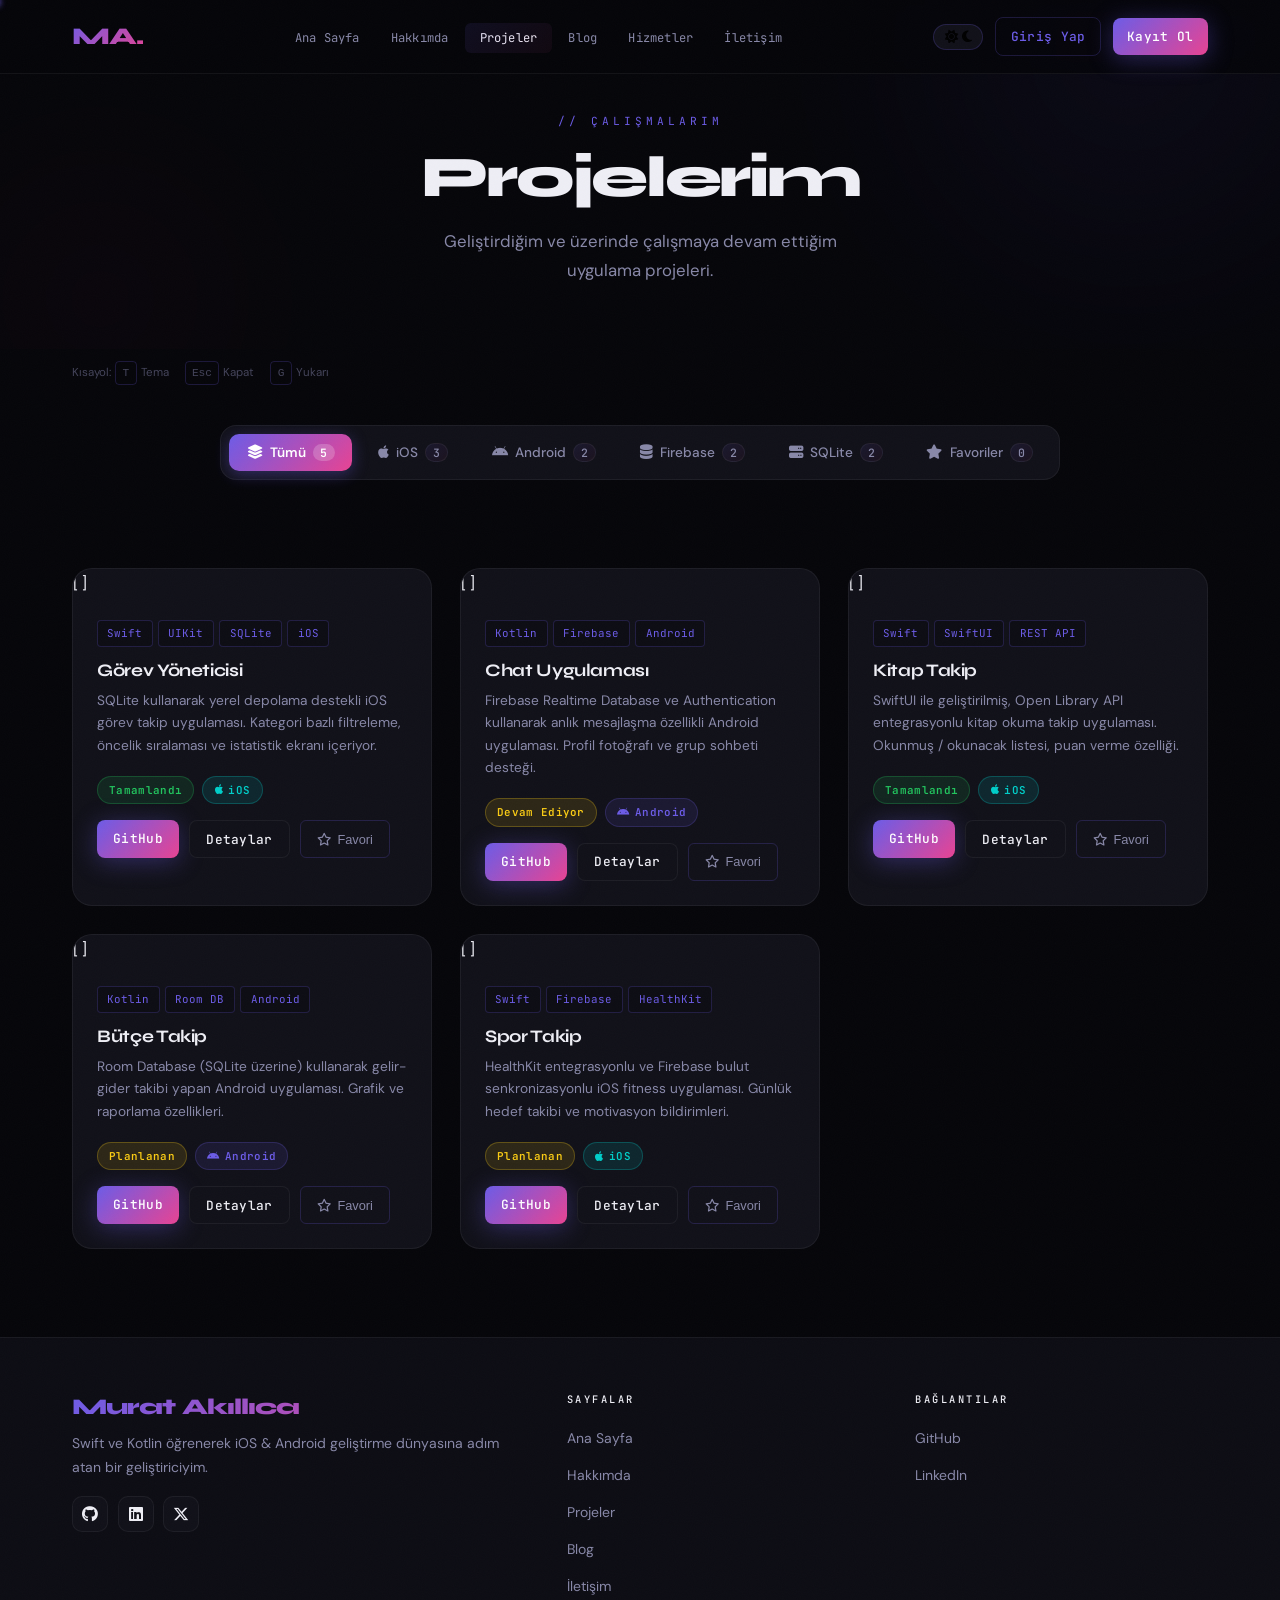
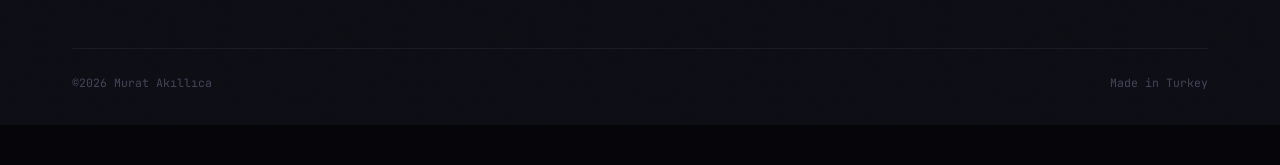
<file: pages/proje.html>
<!DOCTYPE html>
<html lang="tr">
<head>
  <meta charset="UTF-8">
  <meta name="viewport" content="width=device-width, initial-scale=1.0">
  <meta name="description" content="Murat Akıllıca Projeler – Swift, Kotlin, Firebase ile geliştirilen iOS ve Android uygulamaları.">
  <title>Projeler – Murat Akıllıca</title>
  <link rel="icon" type="image/png" href="../assets/img/favicon.png">
  <link rel="stylesheet" href="../assets/css/style.css">
  <link rel="stylesheet" href="../assets/css/responsive.css">
  <link rel="stylesheet" href="https://cdnjs.cloudflare.com/ajax/libs/font-awesome/6.5.0/css/all.min.css">
  <style>
    .btn-fav {
      background: transparent;
      border: 1px solid var(--border, #333);
      color: var(--text-secondary, #aaa);
      border-radius: 6px;
      padding: 0.5rem 1rem;
      font-size: 0.8rem;
      cursor: pointer;
      display: inline-flex;
      align-items: center;
      gap: 0.4rem;
      transition: all 0.2s;
    }
    .btn-fav:hover { border-color: #f59e0b; color: #f59e0b; }
    .btn-fav.favori-aktif { background: #f59e0b22; border-color: #f59e0b; color: #f59e0b; }
    .fav-icon { font-family: "Font Awesome 6 Free"; }
    .btn-fav.favori-aktif .fav-icon::before { content: "\f005"; font-weight: 900; }
    .btn-fav:not(.favori-aktif) .fav-icon::before { content: "\f005"; font-weight: 400; }
    .fav-counter-bar {
      display: flex; align-items: center; gap: 0.5rem;
      margin-bottom: 1.5rem; font-size: 0.85rem;
      color: var(--text-secondary, #aaa);
    }
    .fav-counter-bar .fav-count { font-weight: 700; color: #f59e0b; }
    .fav-temizle {
      background: transparent; border: none;
      color: var(--text-muted, #666); font-size: 0.78rem;
      cursor: pointer; text-decoration: underline; margin-left: auto;
    }
    .fav-temizle:hover { color: #ef4444; }
  </style>
</head>
<body>

  <header class="navbar" id="navbar">
    <div class="navbar__inner">
      <a href="../index.html" class="navbar__logo">MA.</a>
      <nav class="navbar__nav">
        <ul>
          <li><a href="../index.html">Ana Sayfa</a></li>
          <li><a href="about.html">Hakkımda</a></li>
          <li><a href="proje.html" class="active">Projeler</a></li>
          <li><a href="blog.html">Blog</a></li>
          <li><a href="vesaire.html">Hizmetler</a></li>
          <li><a href="contact.html">İletişim</a></li>
        </ul>
      </nav>
      <div class="navbar__actions">
        <button class="theme-toggle" title="Tema değiştir">
          <span class="icon-sun"><i class="fa-solid fa-sun"></i></span>
          <span class="icon-moon"><i class="fa-solid fa-moon"></i></span>
        </button>
        <a href="login.html" class="btn btn-outline btn-login" style="padding:0.45rem 0.9rem;font-size:0.8rem;">Giriş Yap</a>
        <a href="register.html" class="btn btn-primary btn-register" style="padding:0.45rem 0.9rem;font-size:0.8rem;">Kayıt Ol</a>
        <div class="user-menu" style="display:none;align-items:center;gap:0.75rem;">
          <div class="user-info-badge"><div class="user-avatar"></div><span class="user-name" style="font-family:var(--font-mono);font-size:0.78rem;"></span></div>
          <button onclick="Auth.logout()" class="btn btn-ghost" style="padding:0.45rem 1rem;font-size:0.8rem;"><i class="fa-solid fa-right-from-bracket" style="margin-right:0.3rem;"></i>Çıkış</button>
        </div>
        <div class="navbar__hamburger"><span></span><span></span><span></span></div>
      </div>
    </div>
  </header>

  <div class="page-hero">
    <div class="hero__bg" style="position:absolute;inset:0;">
      <div class="hero__orb hero__orb--1" style="opacity:0.2;"></div>
      <div class="hero__orb hero__orb--2" style="opacity:0.15;"></div>
    </div>
    <div class="container" style="position:relative;z-index:1;">
      <p class="section-label">// Çalışmalarım</p>
      <h1 class="page-hero__title">Projelerim</h1>
      <p class="page-hero__desc">Geliştirdiğim ve üzerinde çalışmaya devam ettiğim uygulama projeleri.</p>
    </div>
  </div>

  <div class="container" style="padding-top:0.5rem;padding-bottom:0;">
    <p class="kbd-hint" style="justify-content:flex-end;">
      <span>Kısayol:</span>
      <kbd>T</kbd><span>Tema</span>
      <span style="margin-left:0.5rem;"></span>
      <kbd>Esc</kbd><span>Kapat</span>
      <span style="margin-left:0.5rem;"></span>
      <kbd>G</kbd><span>Yukarı</span>
    </p>
  </div>

  <!-- FİLTRE TABS -->
  <section class="filter-section">
    <div class="container">
      <div class="filter-tabs" id="filterBtns" role="tablist" aria-label="Proje kategorileri">
        <button class="filter-tab active" data-filter="all" role="tab" aria-selected="true">
          <span class="filter-tab__icon"><i class="fa-solid fa-layer-group"></i></span>
          <span class="filter-tab__label">Tümü</span>
          <span class="filter-tab__count" id="count-all">0</span>
        </button>
        <button class="filter-tab" data-filter="ios" role="tab" aria-selected="false">
          <span class="filter-tab__icon"><i class="fa-brands fa-apple"></i></span>
          <span class="filter-tab__label">iOS</span>
          <span class="filter-tab__count" id="count-ios">0</span>
        </button>
        <button class="filter-tab" data-filter="android" role="tab" aria-selected="false">
          <span class="filter-tab__icon"><i class="fa-brands fa-android"></i></span>
          <span class="filter-tab__label">Android</span>
          <span class="filter-tab__count" id="count-android">0</span>
        </button>
        <button class="filter-tab" data-filter="firebase" role="tab" aria-selected="false">
          <span class="filter-tab__icon"><i class="fa-solid fa-database"></i></span>
          <span class="filter-tab__label">Firebase</span>
          <span class="filter-tab__count" id="count-firebase">0</span>
        </button>
        <button class="filter-tab" data-filter="sqlite" role="tab" aria-selected="false">
          <span class="filter-tab__icon"><i class="fa-solid fa-server"></i></span>
          <span class="filter-tab__label">SQLite</span>
          <span class="filter-tab__count" id="count-sqlite">0</span>
        </button>
        <button class="filter-tab" data-filter="favori" role="tab" aria-selected="false">
          <span class="filter-tab__icon"><i class="fa-solid fa-star"></i></span>
          <span class="filter-tab__label">Favoriler</span>
          <span class="filter-tab__count" id="count-favori">0</span>
        </button>
      </div>
    </div>
  </section>

  <!-- PROJELER -->
  <section class="section">
    <div class="container">
      <div class="fav-counter-bar" id="favCounterBar" style="display:none;">
        <i class="fa-solid fa-star" style="color:#f59e0b;"></i>
        <span class="fav-count" id="favCountText">0</span> proje favorilendi
        <button class="fav-temizle" id="favTemizleBtn">Tümünü temizle</button>
      </div>
      <div class="projects-grid" id="projectsGrid"></div>
      <div id="emptyMsg" style="display:none;text-align:center;padding:3rem 0;color:var(--text-muted);">
        <i class="fa-solid fa-star" style="font-size:2rem;color:#f59e0b33;margin-bottom:1rem;display:block;"></i>
        Henüz favori eklemediniz.
      </div>
    </div>
  </section>

  <div id="modalContainer"></div>

  <footer class="footer">
    <div class="container">
      <div class="footer__grid">
        <div class="footer__brand">
          <h3>Murat Akıllıca</h3>
          <p>Swift ve Kotlin öğrenerek iOS & Android geliştirme dünyasına adım atan bir geliştiriciyim.</p>
          <div class="social-links" style="margin-top:1rem;">
            <a href="https://github.com/muratttcan" target="_blank" rel="noopener" class="social-link"><i class="fa-brands fa-github"></i></a>
            <a href="#" class="social-link"><i class="fa-brands fa-linkedin"></i></a>
            <a href="#" class="social-link"><i class="fa-brands fa-x-twitter"></i></a>
          </div>
        </div>
        <div class="footer__col">
          <h4>Sayfalar</h4>
          <ul>
            <li><a href="../index.html">Ana Sayfa</a></li>
            <li><a href="about.html">Hakkımda</a></li>
            <li><a href="proje.html">Projeler</a></li>
            <li><a href="blog.html">Blog</a></li>
            <li><a href="contact.html">İletişim</a></li>
          </ul>
        </div>
        <div class="footer__col">
          <h4>Bağlantılar</h4>
          <ul>
            <li><a href="https://github.com/muratttcan" target="_blank" rel="noopener">GitHub</a></li>
            <li><a href="#">LinkedIn</a></li>
          </ul>
        </div>
      </div>
      <div class="footer__bottom">
        <span>©2026 Murat Akıllıca</span>
        <span>Made in Turkey</span>
      </div>
    </div>
  </footer>

  <button class="back-to-top" aria-label="Yukarı çık"><svg viewBox="0 0 24 24"><polyline points="18,15 12,9 6,15" stroke="white" stroke-width="2.5" fill="none"/></svg></button>
  <div class="notification"></div>

  <script src="../assets/js/main.js"></script>

  <script>
    /* ============================================================
       localStorage ile Favori Sistemi
       ============================================================ */
    const FavoriStore = {
      KEY: 'ma_favori_projeler',
      tumunuAl() {
        try { return JSON.parse(localStorage.getItem(this.KEY)) || []; }
        catch { return []; }
      },
      kaydet(liste) { localStorage.setItem(this.KEY, JSON.stringify(liste)); },
      ekle(id)  { const l = this.tumunuAl(); if (!l.includes(id)) { l.push(id); this.kaydet(l); } },
      cikar(id) { this.kaydet(this.tumunuAl().filter(x => x !== id)); },
      varMi(id) { return this.tumunuAl().includes(id); },
      temizle() { localStorage.removeItem(this.KEY); }
    };

    function favSayacGuncelle() {
      const sayi = FavoriStore.tumunuAl().length;
      document.getElementById('favCountText').textContent = sayi;
      document.getElementById('count-favori').textContent = sayi;
      document.getElementById('favCounterBar').style.display = sayi > 0 ? 'flex' : 'none';
    }

    /* ============================================================
       Kart + Modal oluşturucular
       ============================================================ */
    function kartOlustur(p) {
      const etiketHTML = p.etiketler.map(e => `<span class="project-card__tag">${e}</span>`).join('');
      const isFav = FavoriStore.varMi(p.id);
      return `
      <div class="project-card reveal" data-tags="${p.kategoriler.join(' ')}" data-id="${p.id}">
        <div class="project-card__img">[ ]</div>
        <div class="project-card__body">
          <div class="project-card__tags">${etiketHTML}</div>
          <h3 class="project-card__title">${p.baslik}</h3>
          <p class="project-card__desc">${p.aciklama}</p>
          <div style="display:flex;gap:0.5rem;flex-wrap:wrap;margin-bottom:1rem;">
            <span class="badge ${p.durumBadge}">${p.durum}</span>
            <span class="badge ${p.platformBadge}"><i class="${p.platformIcon}"></i> ${p.platform}</span>
          </div>
          <div class="project-card__links">
            <a href="${p.githubUrl}" target="_blank" rel="noopener" class="btn btn-primary" style="font-size:0.8rem;padding:0.5rem 1rem;">GitHub</a>
            <button onclick="openModal('modal-${p.id}')" class="btn btn-ghost" style="font-size:0.8rem;padding:0.5rem 1rem;">Detaylar</button>
            <button class="btn-fav ${isFav ? 'favori-aktif' : ''}" data-proje-id="${p.id}" title="${isFav ? 'Favorilerden çıkar' : 'Favorilere ekle'}">
              <span class="fav-icon"></span>
              <span class="fav-label">${isFav ? 'Favoride' : 'Favori'}</span>
            </button>
          </div>
        </div>
      </div>`;
    }

    function modalOlustur(p) {
      const etiketHTML = p.etiketler.map(e => `<span class="project-card__tag">${e}</span>`).join('');
      const ozellikHTML = p.ozellikler.map(o =>
        `<li style="font-size:0.875rem;color:var(--text-secondary);padding-left:1rem;position:relative;">
          <span style="position:absolute;left:0;color:var(--accent);">▸</span> ${o}</li>`).join('');
      return `
      <div class="modal-overlay" id="modal-${p.id}">
        <div class="modal">
          <div class="modal-header">
            <h3>[ ] ${p.baslik}</h3>
            <button class="modal-close">×</button>
          </div>
          <p style="color:var(--text-secondary);font-size:0.9rem;margin-bottom:1.5rem;">${p.aciklama}</p>
          <div style="display:flex;flex-wrap:wrap;gap:0.5rem;margin-bottom:1.25rem;">${etiketHTML}</div>
          <h4 style="font-size:0.875rem;margin-bottom:0.75rem;color:var(--text-muted);font-family:'Space Mono',monospace;">ÖZELLİKLER</h4>
          <ul style="display:flex;flex-direction:column;gap:0.4rem;margin-bottom:1.5rem;">${ozellikHTML}</ul>
          <div style="display:flex;gap:0.75rem;">
            <a href="${p.githubUrl}" target="_blank" rel="noopener" class="btn btn-primary" style="flex:1;justify-content:center;">GitHub'da Gör</a>
            <button onclick="closeModal('modal-${p.id}')" class="btn btn-ghost">Kapat</button>
          </div>
        </div>
      </div>`;
    }

    /* ============================================================
       Filtre
       ============================================================ */
    let aktifFiltre = 'all';

    function filtreyiUygula() {
      const kartlar = document.querySelectorAll('.project-card[data-id]');
      const favIdler = FavoriStore.tumunuAl();
      let gorunen = 0;
      kartlar.forEach(kart => {
        const tags = kart.dataset.tags || '';
        const id = parseInt(kart.dataset.id);
        let goster = aktifFiltre === 'all' ? true
                   : aktifFiltre === 'favori' ? favIdler.includes(id)
                   : tags.includes(aktifFiltre);
        kart.style.display = goster ? '' : 'none';
        if (goster) gorunen++;
      });
      document.getElementById('emptyMsg').style.display = gorunen === 0 ? 'block' : 'none';
    }

    /* ============================================================
       JSON'dan Yükle & Başlat
       ============================================================ */
    async function projeleriYukle() {
      let projeler;
      try {
        const res = await fetch('../data/projeler.json');
        projeler = await res.json();
      } catch(e) {
        console.error('projeler.json yüklenemedi:', e);
        return;
      }

      // Kartları ve modalleri DOM'a yaz
      document.getElementById('projectsGrid').innerHTML = projeler.map(kartOlustur).join('');
      document.getElementById('modalContainer').innerHTML = projeler.map(modalOlustur).join('');

      // Sayaçları güncelle
      document.getElementById('count-all').textContent = projeler.length;
      ['ios','android','firebase','sqlite'].forEach(kat => {
        const el = document.getElementById('count-' + kat);
        if (el) el.textContent = projeler.filter(p => p.kategoriler.includes(kat)).length;
      });
      favSayacGuncelle();

      // Favori buton olayları
      document.querySelectorAll('.btn-fav').forEach(btn => {
        btn.addEventListener('click', () => {
          const id = parseInt(btn.dataset.projeId);
          const aktif = FavoriStore.varMi(id);
          if (aktif) {
            FavoriStore.cikar(id);
            btn.classList.remove('favori-aktif');
            btn.querySelector('.fav-label').textContent = 'Favori';
            btn.title = 'Favorilere ekle';
          } else {
            FavoriStore.ekle(id);
            btn.classList.add('favori-aktif');
            btn.querySelector('.fav-label').textContent = 'Favoride';
            btn.title = 'Favorilerden çıkar';
          }
          favSayacGuncelle();
          if (aktifFiltre === 'favori') filtreyiUygula();
        });
      });

      // Filtre sekme olayları
      document.querySelectorAll('.filter-tab').forEach(btn => {
        btn.addEventListener('click', () => {
          document.querySelectorAll('.filter-tab').forEach(b => {
            b.classList.remove('active');
            b.setAttribute('aria-selected','false');
          });
          btn.classList.add('active');
          btn.setAttribute('aria-selected','true');
          aktifFiltre = btn.dataset.filter;
          filtreyiUygula();
        });
      });

      // Tümünü temizle
      document.getElementById('favTemizleBtn').addEventListener('click', () => {
        FavoriStore.temizle();
        document.querySelectorAll('.btn-fav').forEach(btn => {
          btn.classList.remove('favori-aktif');
          btn.querySelector('.fav-label').textContent = 'Favori';
          btn.title = 'Favorilere ekle';
        });
        favSayacGuncelle();
        if (aktifFiltre === 'favori') filtreyiUygula();
      });
    }

    document.addEventListener('DOMContentLoaded', projeleriYukle);
  </script>

</body>
</html>
</file>
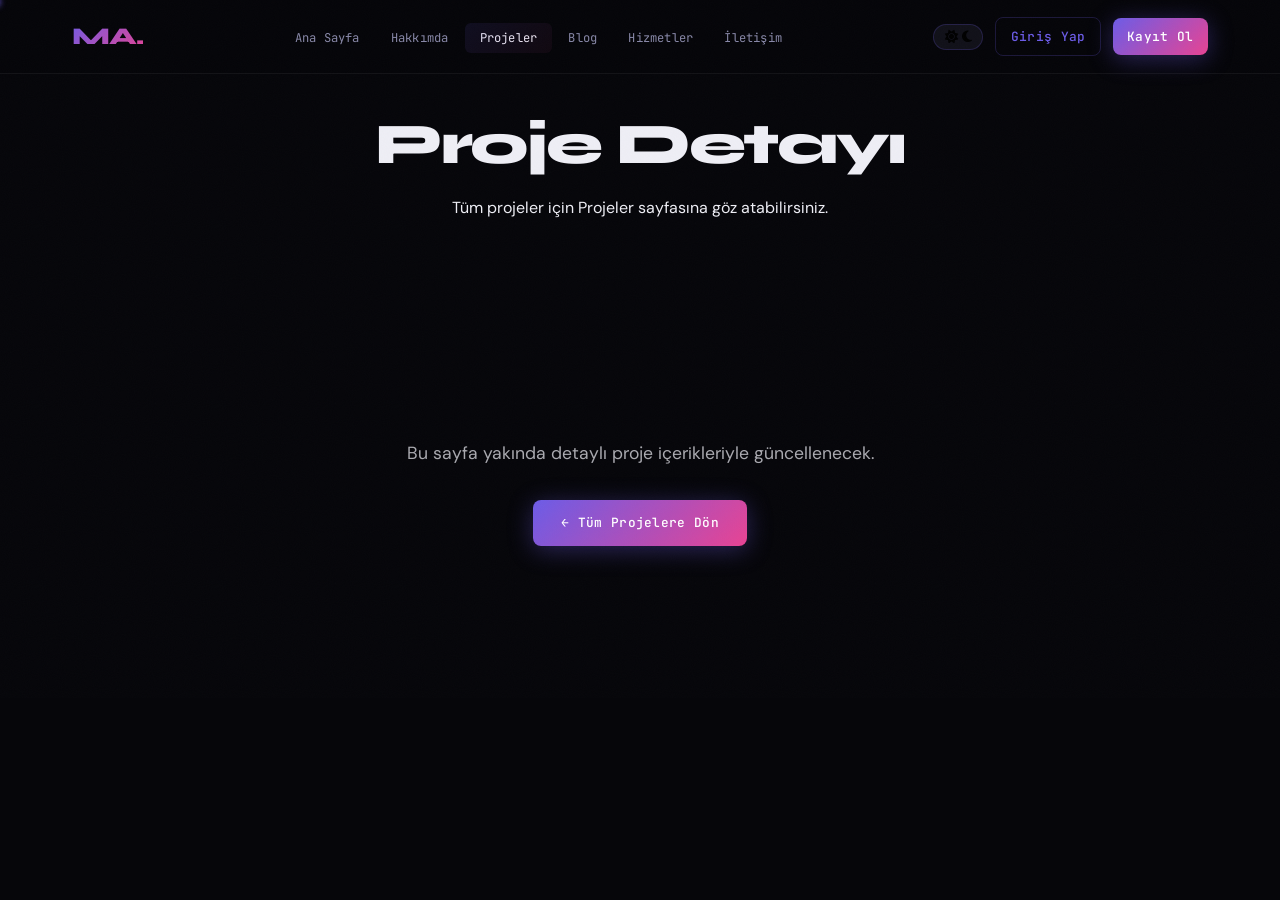
<file: pages/project.html>
<!DOCTYPE html>
<html lang="tr">
<head>
  <meta charset="UTF-8">
  <meta name="viewport" content="width=device-width, initial-scale=1.0">
  <meta name="description" content="Proje Detayı – Murat Akıllıca Portfolio">
  <meta name="robots" content="index, follow">
  <link rel="canonical" href="https://muratakillica.com/pages/project.html">
  <meta property="og:type" content="website">
  <meta property="og:url" content="https://muratakillica.com/pages/project.html">
  <meta property="og:title" content="Proje Detayı – Murat Akıllıca">
  <meta property="og:description" content="Proje Detayı – Murat Akıllıca Portfolio">
  <meta property="og:image" content="https://muratakillica.com/assets/img/og-cover.jpg">
  <meta name="twitter:card" content="summary_large_image">
  <meta name="twitter:title" content="Proje Detayı – Murat Akıllıca">
  <meta name="twitter:description" content="Proje Detayı – Murat Akıllıca Portfolio">
  <meta name="twitter:image" content="https://muratakillica.com/assets/img/og-cover.jpg">
  <title>Proje Detayı – Murat Akıllıca</title>
  <link rel="icon" type="image/png" href="../assets/img/favicon.png">
  <link rel="stylesheet" href="../assets/css/style.css">
  <link rel="stylesheet" href="../assets/css/responsive.css">
  <link rel="stylesheet" href="https://cdnjs.cloudflare.com/ajax/libs/font-awesome/6.5.0/css/all.min.css">
</head>
<body>

  <header class="navbar" id="navbar">
    <div class="navbar__inner">
      <a href="../index.html" class="navbar__logo">MA.</a>
      <nav class="navbar__nav">
        <ul>
          <li><a href="../index.html">Ana Sayfa</a></li>
          <li><a href="about.html">Hakkımda</a></li>
          <li><a href="proje.html" class="active">Projeler</a></li>
          <li><a href="blog.html">Blog</a></li>
          <li><a href="vesaire.html">Hizmetler</a></li>
          <li><a href="contact.html">İletişim</a></li>
        </ul>
      </nav>
      <div class="navbar__actions">
        <button class="theme-toggle" title="Tema değiştir" aria-label="Tema değiştir">
          <span class="icon-sun"><i class="fa-solid fa-sun"></i></span>
          <span class="icon-moon"><i class="fa-solid fa-moon"></i></span>
        </button>
        <a href="login.html" class="btn btn-outline btn-login" style="padding:0.45rem 0.9rem;font-size:0.8rem;">Giriş Yap</a>
        <a href="register.html" class="btn btn-primary btn-register" style="padding:0.45rem 0.9rem;font-size:0.8rem;">Kayıt Ol</a>
        <div class="user-menu" style="display:none;align-items:center;gap:0.75rem;"><div class="user-info-badge"><div class="user-avatar"></div><span class="user-name" style="font-family:var(--font-mono);font-size:0.78rem;"></span></div><button onclick="Auth.logout()" class="btn btn-ghost" style="padding:0.45rem 0.875rem;font-size:0.78rem;"><i class="fa-solid fa-right-from-bracket" style="margin-right:0.3rem;"></i>Çıkış</button></div>
        <div class="navbar__hamburger" aria-label="Menü">
          <span></span><span></span><span></span>
        </div>
      </div>
    </div>
  </header>

  <section class="page-hero">
    <div class="container">
      <h1 class="page-hero__title">Proje Detayı</h1>
      <p class="page-hero__sub">Tüm projeler için <a href="proje.html" class="link">Projeler</a> sayfasına göz atabilirsiniz.</p>
    </div>
  </section>

  <section class="section">
    <div class="container" style="text-align:center;padding:4rem 0;">
      <p style="font-size:1.1rem;opacity:0.7;margin-bottom:2rem;">Bu sayfa yakında detaylı proje içerikleriyle güncellenecek.</p>
      <a href="proje.html" class="btn btn-primary">← Tüm Projelere Dön</a>
    </div>
  </section>

  <script src="../assets/js/main.js"></script>
</body>
</html>
</file>
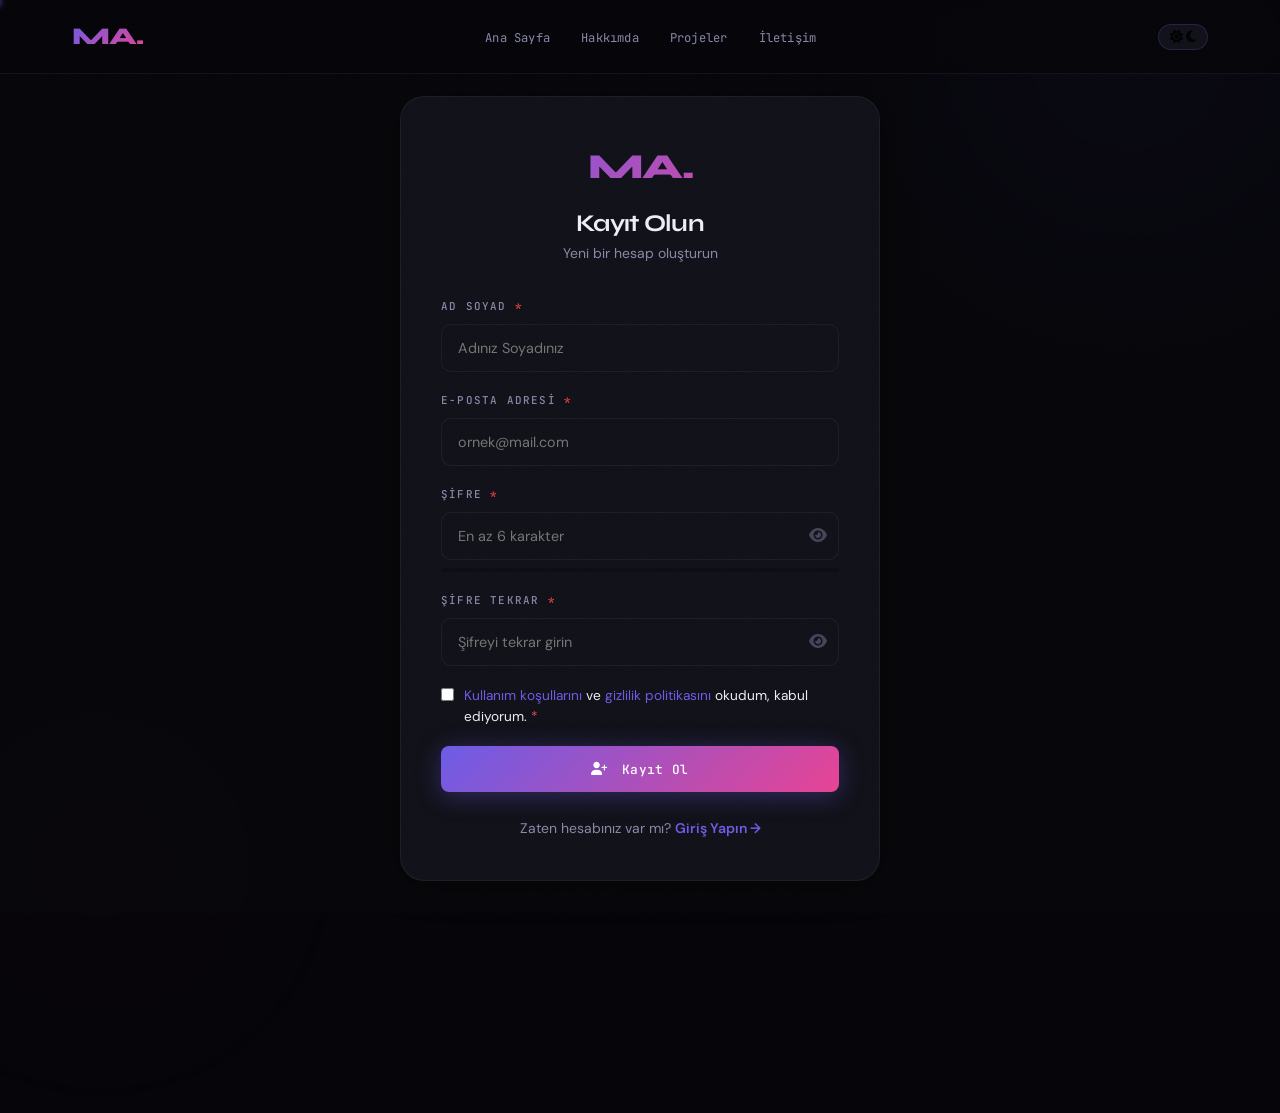
<file: pages/register.html>
<!DOCTYPE html>
<html lang="tr">
<head>
  <meta charset="UTF-8">
  <meta name="viewport" content="width=device-width, initial-scale=1.0">
  <meta name="description" content="Murat Akıllıca Portfolio – Kayıt Ol">
  <meta name="robots" content="noindex, nofollow">
  <title>Kayıt Ol – Murat Akıllıca</title>
  <link rel="icon" type="image/png" href="../assets/img/favicon.png">
  <link rel="stylesheet" href="../assets/css/style.css">
  <link rel="stylesheet" href="../assets/css/responsive.css">
  <link rel="stylesheet" href="https://cdnjs.cloudflare.com/ajax/libs/font-awesome/6.5.0/css/all.min.css">
</head>
<body>

  <header class="navbar" id="navbar">
    <div class="navbar__inner">
      <a href="../index.html" class="navbar__logo">MA.</a>
      <nav class="navbar__nav">
        <ul>
          <li><a href="../index.html">Ana Sayfa</a></li>
          <li><a href="about.html">Hakkımda</a></li>
          <li><a href="proje.html">Projeler</a></li>
          <li><a href="contact.html">İletişim</a></li>
        </ul>
      </nav>
      <div class="navbar__actions">
        <button class="theme-toggle" title="Tema değiştir">
          <span class="icon-sun"><i class="fa-solid fa-sun"></i></span>
          <span class="icon-moon"><i class="fa-solid fa-moon"></i></span>
        </button>
        <div class="navbar__hamburger"><span></span><span></span><span></span></div>
      </div>
    </div>
  </header>

  <div style="position:fixed;inset:0;z-index:0;pointer-events:none;">
    <div class="hero__orb hero__orb--1" style="opacity:0.15;"></div>
    <div class="hero__orb hero__orb--2" style="opacity:0.1;"></div>
  </div>

  <main class="auth-page">
    <div class="auth-card" style="position:relative;z-index:1;max-width:480px;">
      <div class="auth-card__header">
        <div class="auth-card__logo">MA.</div>
        <h2 class="auth-card__title">Kayıt Olun</h2>
        <p class="auth-card__sub">Yeni bir hesap oluşturun</p>
      </div>

      <form id="registerForm" novalidate>
        <div class="form-group">
          <label class="form-label">Ad Soyad <span style="color:#ef4444;">*</span></label>
          <input type="text" name="name" class="form-input" placeholder="Adınız Soyadınız" required autocomplete="name" minlength="2">
        </div>

        <div class="form-group">
          <label class="form-label">E-posta Adresi <span style="color:#ef4444;">*</span></label>
          <input type="email" name="email" class="form-input" placeholder="ornek@mail.com" required autocomplete="email">
        </div>

        <div class="form-group">
          <label class="form-label">Şifre <span style="color:#ef4444;">*</span></label>
          <div style="position:relative;">
            <input type="password" name="password" id="regPassInput" class="form-input" placeholder="En az 6 karakter" required autocomplete="new-password" style="padding-right:3rem;">
            <button type="button" onclick="togglePass('regPassInput','regPassIcon')"
              style="position:absolute;right:0.75rem;top:50%;transform:translateY(-50%);background:none;border:none;cursor:pointer;font-size:1rem;color:var(--text-muted);">
              <i id="regPassIcon" class="fa-solid fa-eye"></i>
            </button>
          </div>
          <div id="strengthBar" style="height:4px;background:var(--bg-secondary);border-radius:2px;margin-top:0.5rem;overflow:hidden;">
            <div id="strengthFill" style="height:100%;width:0;transition:width 0.3s,background 0.3s;border-radius:2px;"></div>
          </div>
          <div id="strengthText" style="font-size:0.72rem;color:var(--text-muted);margin-top:0.3rem;font-family:'JetBrains Mono',monospace;"></div>
        </div>

        <div class="form-group">
          <label class="form-label">Şifre Tekrar <span style="color:#ef4444;">*</span></label>
          <div style="position:relative;">
            <input type="password" name="password2" id="regPass2Input" class="form-input" placeholder="Şifreyi tekrar girin" required autocomplete="new-password" style="padding-right:3rem;">
            <button type="button" onclick="togglePass('regPass2Input','regPass2Icon')"
              style="position:absolute;right:0.75rem;top:50%;transform:translateY(-50%);background:none;border:none;cursor:pointer;font-size:1rem;color:var(--text-muted);">
              <i id="regPass2Icon" class="fa-solid fa-eye"></i>
            </button>
          </div>
        </div>

        <div class="form-group">
          <label style="display:flex;align-items:flex-start;gap:0.6rem;font-size:0.855rem;cursor:pointer;line-height:1.55;">
            <input type="checkbox" name="terms" required style="accent-color:var(--accent);margin-top:3px;flex-shrink:0;">
            <span>
              <a href="#" style="color:var(--accent);">Kullanım koşullarını</a> ve
              <a href="#" style="color:var(--accent);">gizlilik politikasını</a> okudum, kabul ediyorum.
              <span style="color:#ef4444;"> *</span>
            </span>
          </label>
        </div>

        <button type="submit" class="btn btn-primary" style="width:100%;justify-content:center;padding:0.9rem;">
          <i class="fa-solid fa-user-plus" style="margin-right:0.4rem;"></i> Kayıt Ol
        </button>
      </form>

      <div class="auth-footer">
        Zaten hesabınız var mı? <a href="login.html">Giriş Yapın →</a>
      </div>
    </div>
  </main>

  <div class="notification"></div>
  <script src="../assets/js/main.js"></script>
  <script>
    function togglePass(inputId, iconId) {
      const input = document.getElementById(inputId);
      const icon  = document.getElementById(iconId);
      if (input.type === 'password') {
        input.type = 'text';
        icon.className = 'fa-solid fa-eye-slash';
      } else {
        input.type = 'password';
        icon.className = 'fa-solid fa-eye';
      }
    }

    // Şifre gücü göstergesi
    document.getElementById('regPassInput').addEventListener('input', function () {
      const val = this.value;
      const fill = document.getElementById('strengthFill');
      const text = document.getElementById('strengthText');
      let strength = 0;
      if (val.length >= 6)  strength++;
      if (val.length >= 10) strength++;
      if (/[A-Z]/.test(val)) strength++;
      if (/[0-9]/.test(val)) strength++;
      if (/[^A-Za-z0-9]/.test(val)) strength++;
      const colors = ['', '#ef4444', '#f97316', '#facc15', '#22c55e', '#16a34a'];
      const labels = ['', 'Çok Zayıf', 'Zayıf', 'Orta', 'Güçlü', 'Çok Güçlü'];
      fill.style.width      = (strength * 20) + '%';
      fill.style.background = colors[strength] || '';
      text.textContent      = val.length > 0 ? 'Şifre güvenliği: ' + (labels[strength] || '') : '';
      text.style.color      = colors[strength] || '';
    });

    if (Auth.isLoggedIn()) window.location.href = '../index.html';
  </script>
</body>
</html>
</file>
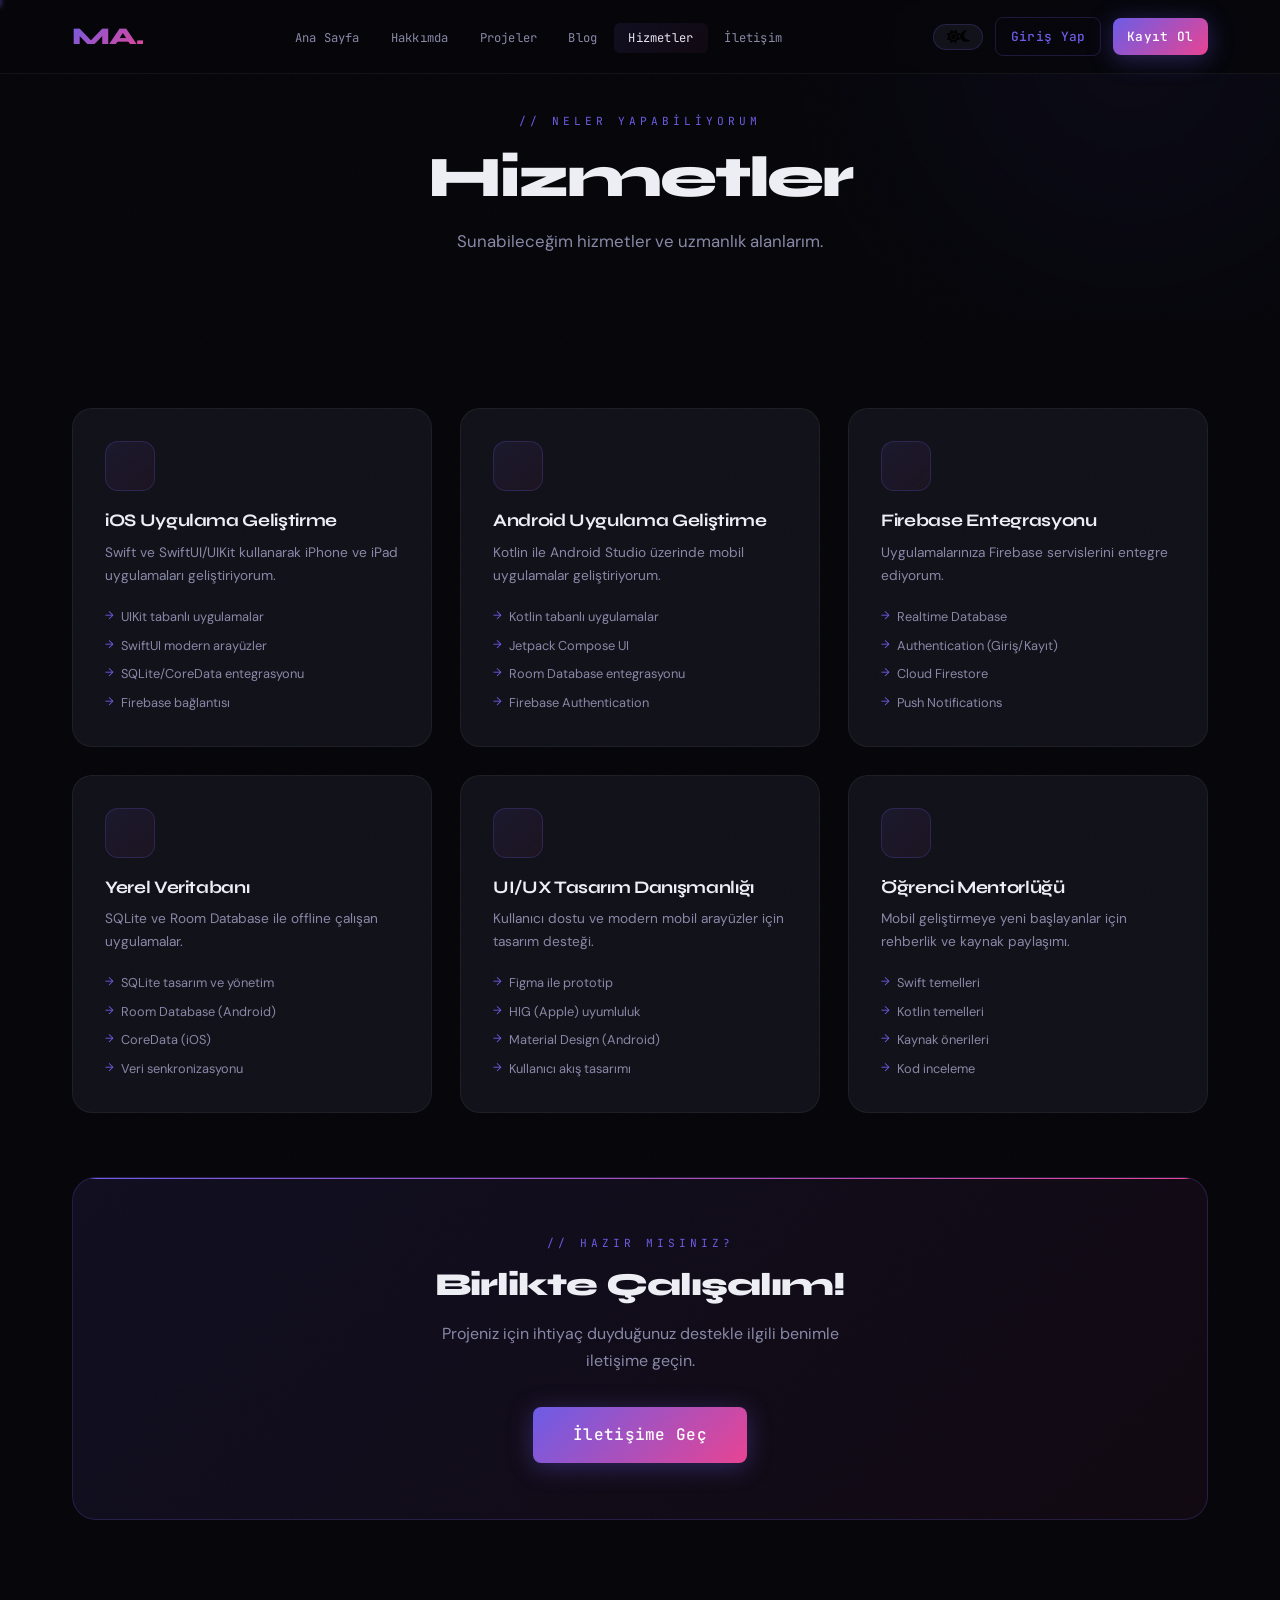
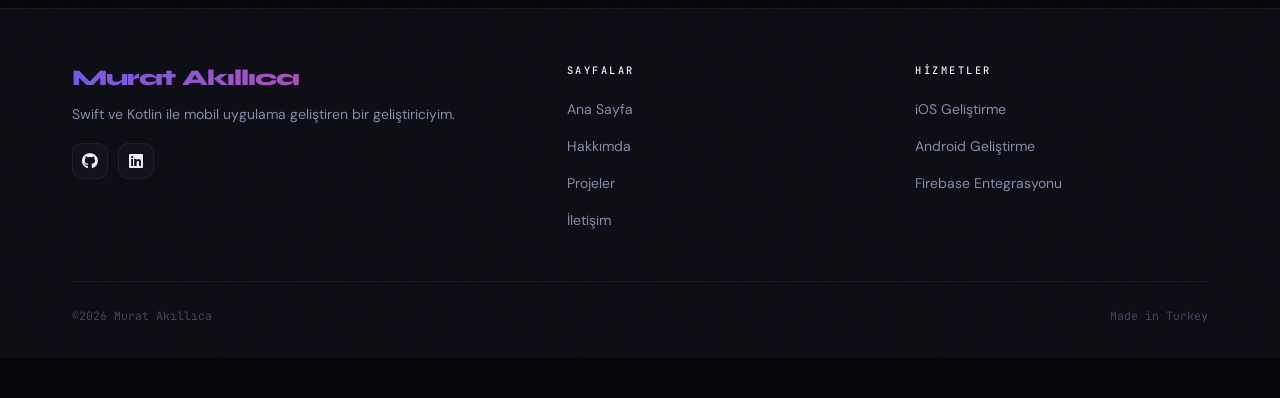
<file: pages/vesaire.html>
<!DOCTYPE html>
<html lang="tr">
<head>
  <meta charset="UTF-8">
  <meta name="viewport" content="width=device-width, initial-scale=1.0">
  <meta name="description" content="Murat Akıllıca Hizmetler – Mobil uygulama geliştirme, UI/UX tasarım ve danışmanlık hizmetleri.">
  <meta name="robots" content="index, follow">
  <link rel="canonical" href="https://muratakillica.com/pages/vesaire.html">
  <meta property="og:type" content="website">
  <meta property="og:url" content="https://muratakillica.com/pages/vesaire.html">
  <meta property="og:title" content="Hizmetler – Murat Akıllıca">
  <meta property="og:description" content="Mobil uygulama geliştirme, UI/UX tasarım ve danışmanlık hizmetleri.">
  <meta property="og:image" content="https://muratakillica.com/assets/img/og-cover.jpg">
  <meta name="twitter:card" content="summary_large_image">
  <meta name="twitter:title" content="Hizmetler – Murat Akıllıca">
  <meta name="twitter:description" content="Mobil uygulama geliştirme, UI/UX tasarım ve danışmanlık hizmetleri.">
  <meta name="twitter:image" content="https://muratakillica.com/assets/img/og-cover.jpg">
  <title>Hizmetler – Murat Akıllıca</title>
  <link rel="icon" type="image/png" href="../assets/img/favicon.png">
  <link rel="stylesheet" href="../assets/css/style.css">
  <link rel="stylesheet" href="../assets/css/responsive.css">
  <link rel="stylesheet" href="https://cdnjs.cloudflare.com/ajax/libs/font-awesome/6.5.0/css/all.min.css">
</head>
<body>


  <header class="navbar" id="navbar">
    <div class="navbar__inner">
      <a href="../index.html" class="navbar__logo">MA.</a>
      <nav class="navbar__nav">
        <ul>
          <li><a href="../index.html">Ana Sayfa</a></li>
          <li><a href="about.html">Hakkımda</a></li>
          <li><a href="proje.html">Projeler</a></li>
          <li><a href="blog.html">Blog</a></li>
          <li><a href="vesaire.html" class="active">Hizmetler</a></li>
          <li><a href="contact.html">İletişim</a></li>
        </ul>
      </nav>
      <div class="navbar__actions">
        <button class="theme-toggle" title="Tema değiştir">
          <span class="icon-sun"><i class="fa-solid fa-sun"></i></span><span class="icon-moon"><i class="fa-solid fa-moon"></i></span>
        </button>
        <a href="login.html" class="btn btn-outline btn-login" style="padding:0.45rem 0.9rem;font-size:0.8rem;">Giriş Yap</a>
        <a href="register.html" class="btn btn-primary btn-register" style="padding:0.45rem 0.9rem;font-size:0.8rem;">Kayıt Ol</a>
        <div class="user-menu" style="display:none;align-items:center;gap:0.75rem;">
          <div class="user-info-badge"><div class="user-avatar"></div><span class="user-name" style="font-family:var(--font-mono);font-size:0.78rem;"></span></div>
          <button onclick="Auth.logout()" class="btn btn-ghost" style="padding:0.45rem 1rem;font-size:0.8rem;"><i class="fa-solid fa-right-from-bracket" style="margin-right:0.3rem;"></i>Çıkış</button>
        </div>
        <div class="navbar__hamburger"><span></span><span></span><span></span></div>
      </div>
    </div>
  </header>

  <div class="page-hero">
    <div class="hero__bg" style="position:absolute;inset:0;">
      <div class="hero__orb hero__orb--1" style="opacity:0.2;"></div>
    </div>
    <div class="container" style="position:relative;z-index:1;">
      <p class="section-label">// Neler Yapabiliyorum</p>
      <h1 class="page-hero__title">Hizmetler</h1>
      <p class="page-hero__desc">Sunabileceğim hizmetler ve uzmanlık alanlarım.</p>
    </div>
  </div>

  <section class="section">
    <div class="container">
      <div class="services-grid">
        <div class="service-card reveal">
          <div class="service-icon"></div>
          <h3 class="service-title">iOS Uygulama Geliştirme</h3>
          <p class="service-desc">Swift ve SwiftUI/UIKit kullanarak iPhone ve iPad uygulamaları geliştiriyorum.</p>
          <ul class="service-list">
            <li>UIKit tabanlı uygulamalar</li>
            <li>SwiftUI modern arayüzler</li>
            <li>SQLite/CoreData entegrasyonu</li>
            <li>Firebase bağlantısı</li>
          </ul>
        </div>
        <div class="service-card reveal">
          <div class="service-icon"></div>
          <h3 class="service-title">Android Uygulama Geliştirme</h3>
          <p class="service-desc">Kotlin ile Android Studio üzerinde mobil uygulamalar geliştiriyorum.</p>
          <ul class="service-list">
            <li>Kotlin tabanlı uygulamalar</li>
            <li>Jetpack Compose UI</li>
            <li>Room Database entegrasyonu</li>
            <li>Firebase Authentication</li>
          </ul>
        </div>
        <div class="service-card reveal">
          <div class="service-icon"></div>
          <h3 class="service-title">Firebase Entegrasyonu</h3>
          <p class="service-desc">Uygulamalarınıza Firebase servislerini entegre ediyorum.</p>
          <ul class="service-list">
            <li>Realtime Database</li>
            <li>Authentication (Giriş/Kayıt)</li>
            <li>Cloud Firestore</li>
            <li>Push Notifications</li>
          </ul>
        </div>
        <div class="service-card reveal">
          <div class="service-icon"></div>
          <h3 class="service-title">Yerel Veritabanı</h3>
          <p class="service-desc">SQLite ve Room Database ile offline çalışan uygulamalar.</p>
          <ul class="service-list">
            <li>SQLite tasarım ve yönetim</li>
            <li>Room Database (Android)</li>
            <li>CoreData (iOS)</li>
            <li>Veri senkronizasyonu</li>
          </ul>
        </div>
        <div class="service-card reveal">
          <div class="service-icon"></div>
          <h3 class="service-title">UI/UX Tasarım Danışmanlığı</h3>
          <p class="service-desc">Kullanıcı dostu ve modern mobil arayüzler için tasarım desteği.</p>
          <ul class="service-list">
            <li>Figma ile prototip</li>
            <li>HIG (Apple) uyumluluk</li>
            <li>Material Design (Android)</li>
            <li>Kullanıcı akış tasarımı</li>
          </ul>
        </div>
        <div class="service-card reveal">
          <div class="service-icon"></div>
          <h3 class="service-title">Öğrenci Mentorlüğü</h3>
          <p class="service-desc">Mobil geliştirmeye yeni başlayanlar için rehberlik ve kaynak paylaşımı.</p>
          <ul class="service-list">
            <li>Swift temelleri</li>
            <li>Kotlin temelleri</li>
            <li>Kaynak önerileri</li>
            <li>Kod inceleme</li>
          </ul>
        </div>
      </div>

      <!-- CTA -->
      <div class="gradient-bg reveal" style="text-align:center;margin-top:4rem;">
        <p class="section-label">// Hazır mısınız?</p>
        <h2 style="font-size:2rem;margin-bottom:1rem;">Birlikte Çalışalım!</h2>
        <p style="color:var(--text-secondary);margin-bottom:2rem;max-width:450px;margin-left:auto;margin-right:auto;">
          Projeniz için ihtiyaç duyduğunuz destekle ilgili benimle iletişime geçin.
        </p>
        <a href="contact.html" class="btn btn-primary" style="font-size:1rem;padding:0.9rem 2.5rem;">İletişime Geç </a>
      </div>
    </div>
  </section>

  <footer class="footer">
    <div class="container">
      <div class="footer__grid">
        <div class="footer__brand">
          <h3>Murat Akıllıca</h3>
          <p>Swift ve Kotlin ile mobil uygulama geliştiren bir geliştiriciyim.</p>
          <div class="social-links" style="margin-top:1rem;">
            <a href="https://github.com/muratttcan" target="_blank" rel="noopener" class="social-link"><i class="fa-brands fa-github"></i></a>
            <a href="#" class="social-link"><i class="fa-brands fa-linkedin"></i></a>
          </div>
        </div>
        <div class="footer__col">
          <h4>Sayfalar</h4>
          <ul>
            <li><a href="../index.html">Ana Sayfa</a></li>
            <li><a href="about.html">Hakkımda</a></li>
            <li><a href="proje.html">Projeler</a></li>
            <li><a href="contact.html">İletişim</a></li>
          </ul>
        </div>
        <div class="footer__col">
          <h4>Hizmetler</h4>
          <ul>
            <li><a href="#">iOS Geliştirme</a></li>
            <li><a href="#">Android Geliştirme</a></li>
            <li><a href="#">Firebase Entegrasyonu</a></li>
          </ul>
        </div>
      </div>
      <div class="footer__bottom">
        <span>©2026 Murat Akıllıca</span>
        <span>Made in Turkey</span>
      </div>
    </div>
  </footer>

  <button class="back-to-top" aria-label="Yukarı çık"><svg viewBox="0 0 24 24"><polyline points="18,15 12,9 6,15" stroke="white" stroke-width="2.5" fill="none"/></svg></button>
  <div class="notification"></div>
  <script src="../assets/js/main.js"></script>
</body>
</html>
</file>
<file: assets/css/style.css>
/* ===== GOOGLE FONTS ===== */
@import url('https://fonts.googleapis.com/css2?family=Syne:wght@400;600;700;800&family=DM+Sans:ital,opsz,wght@0,9..40,300;0,9..40,400;0,9..40,500;1,9..40,300&family=JetBrains+Mono:wght@300;400;500&display=swap');

/* ===== CSS VARIABLES ===== */
:root {
  --bg-primary: #06060a;
  --bg-secondary: #0d0d14;
  --bg-card: #111119;
  --bg-card-hover: #171724;
  --text-primary: #eeeef5;
  --text-secondary: #8888a8;
  --text-muted: #44445a;
  --accent: #6c5ce7;
  --accent-rgb: 108, 92, 231;
  --accent-2: #e84393;
  --accent-3: #00cec9;
  --border: rgba(108, 92, 231, 0.22);
  --border-subtle: rgba(255, 255, 255, 0.055);
  --shadow: 0 12px 48px rgba(108, 92, 231, 0.18);
  --shadow-card: 0 4px 32px rgba(0, 0, 0, 0.5);
  --gradient: linear-gradient(135deg, #6c5ce7 0%, #e84393 100%);
  --gradient-2: linear-gradient(135deg, #6c5ce7 0%, #00cec9 100%);
  --gradient-soft: linear-gradient(135deg, rgba(108, 92, 231, 0.1), rgba(232, 67, 147, 0.05));
  --nav-bg: rgba(6, 6, 10, 0.88);
  --font-display: 'Syne', sans-serif;
  --font-body: 'DM Sans', sans-serif;
  --font-mono: 'JetBrains Mono', monospace;
  --ease-expo: cubic-bezier(0.16, 1, 0.3, 1);
  --ease-spring: cubic-bezier(0.34, 1.56, 0.64, 1);
}

[data-theme="light"] {
  --bg-primary: #f8f8fc;
  --bg-secondary: #f0f0f8;
  --bg-card: #ffffff;
  --bg-card-hover: #f4f4fc;
  --text-primary: #08081a;
  --text-secondary: #404060;
  --text-muted: #9090b0;
  --accent: #4e3dd0;
  --accent-rgb: 78, 61, 208;
  --accent-2: #c4006e;
  --accent-3: #007070;
  --border: rgba(78, 61, 208, 0.18);
  --border-subtle: rgba(0, 0, 0, 0.065);
  --shadow: 0 12px 48px rgba(78, 61, 208, 0.12);
  --shadow-card: 0 4px 32px rgba(0, 0, 0, 0.07);
  --gradient-soft: linear-gradient(135deg, rgba(78, 61, 208, 0.07), rgba(196, 0, 110, 0.04));
  --nav-bg: rgba(248, 248, 252, 0.9);
}

/* ===== RESET ===== */
*,
*::before,
*::after {
  box-sizing: border-box;
  margin: 0;
  padding: 0;
}

html {
  scroll-behavior: smooth;
  font-size: 16px;
}

body {
  font-family: var(--font-body);
  background: var(--bg-primary);
  color: var(--text-primary);
  line-height: 1.72;
  overflow-x: hidden;
  transition: background 0.35s ease, color 0.35s ease;
  animation: pageReveal 0.5s ease forwards;
}

@keyframes pageReveal {
  from {
    opacity: 0;
    transform: translateY(6px);
  }

  to {
    opacity: 1;
    transform: translateY(0);
  }
}

/* Noise overlay */
body::after {
  content: '';
  position: fixed;
  inset: 0;
  pointer-events: none;
  z-index: 9998;
  opacity: 0.02;
  background-image: url("data:image/svg+xml,%3Csvg viewBox='0 0 200 200' xmlns='http://www.w3.org/2000/svg'%3E%3Cfilter id='n'%3E%3CfeTurbulence type='fractalNoise' baseFrequency='0.85' numOctaves='4' stitchTiles='stitch'/%3E%3C/filter%3E%3Crect width='100%25' height='100%25' filter='url(%23n)'/%3E%3C/svg%3E");
  background-size: 180px;
}

/* ===== CURSOR ===== */
a,
button,
.btn,
[role="button"] {
  cursor: pointer;
}

.cursor-dot,
.cursor-ring {
  display: none;
}

/* ===== SCROLLBAR ===== */
::-webkit-scrollbar {
  width: 4px;
}

::-webkit-scrollbar-track {
  background: transparent;
}

::-webkit-scrollbar-thumb {
  background: linear-gradient(to bottom, var(--accent), var(--accent-2));
  border-radius: 2px;
}

/* ===== TYPOGRAPHY ===== */
h1,
h2,
h3,
h4 {
  font-family: var(--font-display);
  line-height: 1.15;
  font-weight: 800;
  letter-spacing: -0.03em;
}

a {
  text-decoration: none;
  color: inherit;
}

img {
  max-width: 100%;
  display: block;
}

ul {
  list-style: none;
}

/* ===== LAYOUT ===== */
.container {
  max-width: 1200px;
  margin: 0 auto;
  padding: 0 2rem;
}

.section {
  padding: 5.5rem 0;
}

/* ===== NAVBAR ===== */
.navbar {
  position: fixed;
  top: 0;
  left: 0;
  right: 0;
  z-index: 1000;
  background: var(--nav-bg);
  backdrop-filter: blur(24px) saturate(1.4);
  -webkit-backdrop-filter: blur(24px) saturate(1.4);
  border-bottom: 1px solid var(--border-subtle);
  transition: all 0.4s var(--ease-expo);
}

.navbar.scrolled {
  box-shadow: 0 8px 48px rgba(0, 0, 0, 0.3);
  border-bottom-color: var(--border);
}

.navbar__inner {
  display: flex;
  align-items: center;
  justify-content: space-between;
  padding: 1rem 2rem;
  max-width: 1200px;
  margin: 0 auto;
}

.navbar__logo {
  font-family: var(--font-display);
  font-weight: 800;
  font-size: 1.5rem;
  letter-spacing: -0.05em;
  background: var(--gradient);
  -webkit-background-clip: text;
  -webkit-text-fill-color: transparent;
  background-clip: text;
}

.navbar__nav ul {
  display: flex;
  gap: 0.15rem;
  align-items: center;
}

.navbar__nav a {
  font-family: var(--font-mono);
  font-size: 0.76rem;
  color: var(--text-secondary);
  transition: color 0.2s;
  padding: 0.45rem 0.9rem;
  border-radius: 6px;
  position: relative;
  letter-spacing: 0.2px;
}

.navbar__nav a::before {
  content: '';
  position: absolute;
  inset: 0;
  background: var(--gradient-soft);
  border-radius: 6px;
  opacity: 0;
  transition: opacity 0.25s;
}

.navbar__nav a:hover,
.navbar__nav a.active {
  color: var(--text-primary);
}

.navbar__nav a:hover::before,
.navbar__nav a.active::before {
  opacity: 1;
}

.navbar__actions {
  display: flex;
  align-items: center;
  gap: 0.75rem;
}

/* Theme toggle */
.theme-toggle {
  width: 50px;
  height: 26px;
  background: var(--bg-card);
  border: 1px solid var(--border);
  border-radius: 50px;
  cursor: pointer;
  position: relative;
  transition: border-color 0.3s;
}

.theme-toggle::after {
  content: '';
  position: absolute;
  top: 3px;
  left: 3px;
  width: 18px;
  height: 18px;
  background: var(--gradient);
  border-radius: 50%;
  transition: transform 0.4s var(--ease-spring);
}

[data-theme="light"] .theme-toggle::after {
  transform: translateX(24px);
}

.theme-toggle:hover {
  border-color: var(--accent);
}

/* Hamburger */
.navbar__hamburger {
  display: none;
  flex-direction: column;
  gap: 5px;
  cursor: pointer;
  padding: 4px;
}

.navbar__hamburger span {
  display: block;
  width: 22px;
  height: 2px;
  background: var(--text-primary);
  border-radius: 2px;
  transition: all 0.35s var(--ease-spring);
}

/* ===== BUTTONS ===== */
.btn {
  display: inline-flex;
  align-items: center;
  gap: 0.5rem;
  padding: 0.75rem 1.75rem;
  border-radius: 8px;
  font-family: var(--font-mono);
  font-weight: 500;
  font-size: 0.8rem;
  cursor: pointer;
  transition: all 0.3s var(--ease-spring);
  border: none;
  text-decoration: none;
  position: relative;
  overflow: hidden;
  letter-spacing: 0.3px;
}

.btn-primary {
  background: var(--gradient);
  color: #fff;
  box-shadow: 0 4px 24px rgba(var(--accent-rgb), 0.35);
}

.btn-primary:hover {
  transform: translateY(-2px);
  box-shadow: 0 8px 36px rgba(var(--accent-rgb), 0.5);
}

.btn-primary:active {
  transform: translateY(0);
}

.btn-outline {
  background: transparent;
  color: var(--accent);
  border: 1.5px solid var(--border);
}

.btn-outline:hover {
  background: var(--gradient-soft);
  border-color: var(--accent);
  transform: translateY(-2px);
}

.btn-ghost {
  background: var(--bg-card);
  color: var(--text-primary);
  border: 1px solid var(--border-subtle);
}

.btn-ghost:hover {
  background: var(--bg-card-hover);
  border-color: var(--border);
  transform: translateY(-1px);
}

/* ===== HERO ===== */
.hero {
  min-height: 100vh;
  display: flex;
  align-items: center;
  position: relative;
  overflow: hidden;
  padding-top: 80px;
}

.hero__bg {
  position: absolute;
  inset: 0;
  z-index: 0;
}

/* Animated grid */
.hero__grid {
  position: absolute;
  inset: 0;
  background-image:
    linear-gradient(var(--border-subtle) 1px, transparent 1px),
    linear-gradient(90deg, var(--border-subtle) 1px, transparent 1px);
  background-size: 64px 64px;
  animation: gridScroll 24s linear infinite;
  opacity: 0.6;
  -webkit-mask-image: radial-gradient(ellipse 80% 60% at 50% 0%, black, transparent);
  mask-image: radial-gradient(ellipse 80% 60% at 50% 0%, black, transparent);
}

@keyframes gridScroll {
  0% {
    transform: translateY(0);
  }

  100% {
    transform: translateY(64px);
  }
}

/* Orbs */
.hero__orb {
  position: absolute;
  border-radius: 50%;
  filter: blur(100px);
  will-change: transform;
}

.hero__orb--1 {
  width: 700px;
  height: 700px;
  background: radial-gradient(circle, rgba(108, 92, 231, 0.38), transparent 70%);
  top: -300px;
  right: -200px;
  animation: orbFloat1 14s ease-in-out infinite;
}

.hero__orb--2 {
  width: 500px;
  height: 500px;
  background: radial-gradient(circle, rgba(232, 67, 147, 0.28), transparent 70%);
  bottom: -200px;
  left: -150px;
  animation: orbFloat2 17s ease-in-out infinite;
}

.hero__orb--3 {
  width: 320px;
  height: 320px;
  background: radial-gradient(circle, rgba(0, 206, 201, 0.18), transparent 70%);
  top: 50%;
  left: 30%;
  animation: orbFloat3 20s ease-in-out infinite;
}

@keyframes orbFloat1 {

  0%,
  100% {
    transform: translate(0, 0) scale(1);
  }

  33% {
    transform: translate(-40px, 25px) scale(1.05);
  }

  66% {
    transform: translate(20px, -40px) scale(0.96);
  }
}

@keyframes orbFloat2 {

  0%,
  100% {
    transform: translate(0, 0) scale(1);
  }

  40% {
    transform: translate(45px, -25px) scale(1.07);
  }

  70% {
    transform: translate(-20px, 15px) scale(0.95);
  }
}

@keyframes orbFloat3 {

  0%,
  100% {
    transform: translate(0, 0);
  }

  50% {
    transform: translate(-50px, -35px);
  }
}

/* Spotlight */
.hero__spotlight {
  position: absolute;
  inset: 0;
  background: radial-gradient(500px circle at var(--mx, 50%) var(--my, 40%),
      rgba(108, 92, 231, 0.07), transparent 40%);
  pointer-events: none;
  z-index: 1;
}

.hero__content {
  position: relative;
  z-index: 2;
  max-width: 1200px;
  margin: 0 auto;
  padding: 0 2rem;
  display: grid;
  grid-template-columns: 1fr 1fr;
  gap: 5rem;
  align-items: center;
}

.hero__label {
  font-family: var(--font-mono);
  font-size: 0.72rem;
  color: var(--accent);
  letter-spacing: 3px;
  text-transform: uppercase;
  margin-bottom: 1.25rem;
  opacity: 0;
  animation: heroSlideUp 0.7s var(--ease-expo) forwards 0.15s;
  display: inline-flex;
  align-items: center;
  gap: 0.65rem;
}

.hero__label::before {
  content: '';
  display: inline-block;
  width: 24px;
  height: 1px;
  background: var(--gradient);
  flex-shrink: 0;
}

.hero__title {
  font-size: clamp(2.8rem, 5.5vw, 4.8rem);
  font-weight: 800;
  line-height: 1.05;
  letter-spacing: -0.04em;
  margin-bottom: 1.5rem;
  opacity: 0;
  animation: heroSlideUp 0.7s var(--ease-expo) forwards 0.3s;
}

.hero__title .gradient-text {
  background: var(--gradient);
  -webkit-background-clip: text;
  -webkit-text-fill-color: transparent;
  background-clip: text;
}

.hero__desc {
  color: var(--text-secondary);
  font-size: 1.05rem;
  line-height: 1.82;
  margin-bottom: 2rem;
  max-width: 460px;
  opacity: 0;
  animation: heroSlideUp 0.7s var(--ease-expo) forwards 0.45s;
}

.hero__actions {
  display: flex;
  gap: 0.875rem;
  flex-wrap: wrap;
  opacity: 0;
  animation: heroSlideUp 0.7s var(--ease-expo) forwards 0.6s;
}

.hero__stack {
  display: flex;
  flex-wrap: wrap;
  gap: 0.5rem;
  margin-top: 2.5rem;
  opacity: 0;
  animation: heroSlideUp 0.7s var(--ease-expo) forwards 0.75s;
}

.stack-tag {
  font-family: var(--font-mono);
  font-size: 0.7rem;
  padding: 0.3rem 0.8rem;
  background: var(--bg-card);
  border: 1px solid var(--border-subtle);
  border-radius: 4px;
  color: var(--text-secondary);
  transition: all 0.25s ease;
  letter-spacing: 0.4px;
}

.stack-tag:hover {
  color: var(--accent);
  border-color: var(--border);
  transform: translateY(-2px);
}

@keyframes heroSlideUp {
  from {
    opacity: 0;
    transform: translateY(22px);
  }

  to {
    opacity: 1;
    transform: translateY(0);
  }
}

/* Stats row */
.stats-row {
  display: flex;
  gap: 2.5rem;
  padding: 2rem 0;
  border-top: 1px solid var(--border-subtle);
  margin-top: 2rem;
  opacity: 0;
  animation: heroSlideUp 0.7s var(--ease-expo) forwards 0.9s;
}

.stat-item .num {
  font-family: var(--font-display);
  font-size: 2rem;
  font-weight: 800;
  letter-spacing: -0.04em;
  background: var(--gradient);
  -webkit-background-clip: text;
  -webkit-text-fill-color: transparent;
  background-clip: text;
  line-height: 1;
}

.stat-item .lbl {
  font-size: 0.68rem;
  color: var(--text-muted);
  font-family: var(--font-mono);
  letter-spacing: 1px;
  margin-top: 0.25rem;
}

/* Code window */
.hero__visual {
  opacity: 0;
  animation: heroSlideRight 0.9s var(--ease-expo) forwards 0.3s;
  display: flex;
  align-items: center;
  justify-content: center;
  position: relative;
}

@keyframes heroSlideRight {
  from {
    opacity: 0;
    transform: translateX(32px);
  }

  to {
    opacity: 1;
    transform: translateX(0);
  }
}

.code-window {
  width: 100%;
  max-width: 460px;
  background: var(--bg-card);
  border: 1px solid var(--border-subtle);
  border-radius: 14px;
  overflow: hidden;
  box-shadow: var(--shadow-card), 0 0 80px rgba(108, 92, 231, 0.06);
  position: relative;
}

.code-window::before {
  content: '';
  position: absolute;
  top: 0;
  left: 0;
  right: 0;
  height: 2px;
  background: var(--gradient);
}

.code-window__bar {
  display: flex;
  align-items: center;
  gap: 0.5rem;
  padding: 0.875rem 1.25rem;
  background: var(--bg-secondary);
  border-bottom: 1px solid var(--border-subtle);
}

.code-dots {
  display: flex;
  gap: 6px;
}

.code-dot {
  width: 10px;
  height: 10px;
  border-radius: 50%;
}

.code-dot:nth-child(1) {
  background: #ff5f57;
}

.code-dot:nth-child(2) {
  background: #febc2e;
}

.code-dot:nth-child(3) {
  background: #28c840;
}

.code-window__filename {
  font-family: var(--font-mono);
  font-size: 0.72rem;
  color: var(--text-muted);
  margin-left: auto;
}

.code-window__body {
  padding: 1.5rem;
  font-family: var(--font-mono);
  font-size: 0.78rem;
  line-height: 1.9;
}

.code-line {
  display: flex;
  gap: 1.25rem;
  opacity: 0;
  animation: codeLineIn 0.4s ease forwards;
}

.code-line:nth-child(1) {
  animation-delay: 0.9s;
}

.code-line:nth-child(2) {
  animation-delay: 1.1s;
}

.code-line:nth-child(3) {
  animation-delay: 1.3s;
}

.code-line:nth-child(4) {
  animation-delay: 1.5s;
}

.code-line:nth-child(5) {
  animation-delay: 1.7s;
}

.code-line:nth-child(6) {
  animation-delay: 1.9s;
}

.code-line:nth-child(7) {
  animation-delay: 2.1s;
}

.code-line:nth-child(8) {
  animation-delay: 2.3s;
}

.code-line:nth-child(9) {
  animation-delay: 2.5s;
}

.code-line:nth-child(10) {
  animation-delay: 2.7s;
}

@keyframes codeLineIn {
  from {
    opacity: 0;
    transform: translateX(-8px);
  }

  to {
    opacity: 1;
    transform: translateX(0);
  }
}

.ln {
  color: var(--text-muted);
  user-select: none;
  min-width: 1.5rem;
  text-align: right;
}

.kw {
  color: #c792ea;
}

.cl {
  color: #ffcb6b;
}

.st {
  color: #c3e88d;
}

.pr {
  color: #80cbc4;
}

.cm {
  color: var(--text-muted);
  font-style: italic;
}

.fn {
  color: #82aaff;
}

.sy {
  color: var(--text-secondary);
}

.code-cursor {
  display: inline-block;
  width: 2px;
  height: 1em;
  background: var(--accent);
  margin-left: 2px;
  animation: blink 1s step-end infinite;
  vertical-align: text-bottom;
}

@keyframes blink {

  0%,
  100% {
    opacity: 1
  }

  50% {
    opacity: 0
  }
}

/* Floating badges */
.stat-badge {
  position: absolute;
  background: var(--bg-card);
  border: 1px solid var(--border);
  border-radius: 12px;
  padding: 0.7rem 1rem;
  font-family: var(--font-mono);
  font-size: 0.72rem;
  box-shadow: var(--shadow-card);
  white-space: nowrap;
}

.stat-badge__num {
  font-family: var(--font-display);
  font-size: 1.3rem;
  font-weight: 800;
  background: var(--gradient);
  -webkit-background-clip: text;
  -webkit-text-fill-color: transparent;
  background-clip: text;
  display: block;
  line-height: 1;
  margin-bottom: 2px;
}

.stat-badge__lbl {
  color: var(--text-muted);
  font-size: 0.68rem;
}

.stat-badge--1 {
  top: -18px;
  left: -24px;
  animation: badgeFloat 7s ease-in-out infinite;
}

.stat-badge--2 {
  bottom: -14px;
  right: -20px;
  animation: badgeFloat 8s ease-in-out infinite reverse;
  animation-delay: 2s;
}

@keyframes badgeFloat {

  0%,
  100% {
    transform: translateY(0) rotate(-1deg);
  }

  50% {
    transform: translateY(-10px) rotate(1deg);
  }
}

/* ===== SECTION HEADERS ===== */
.section-header {
  text-align: center;
  margin-bottom: 4rem;
}

.section-label {
  font-family: var(--font-mono);
  font-size: 0.7rem;
  letter-spacing: 4px;
  text-transform: uppercase;
  color: var(--accent);
  margin-bottom: 0.875rem;
  display: block;
}

.section-title {
  font-size: clamp(1.9rem, 3.5vw, 2.9rem);
  font-weight: 800;
  letter-spacing: -0.03em;
  margin-bottom: 1rem;
  line-height: 1.1;
}

.section-title .accent {
  background: var(--gradient);
  -webkit-background-clip: text;
  -webkit-text-fill-color: transparent;
  background-clip: text;
}

.section-desc {
  color: var(--text-secondary);
  max-width: 460px;
  margin: 0 auto;
  font-size: 1rem;
}

/* ===== SKILL CARDS ===== */
.skills-grid {
  display: grid;
  grid-template-columns: repeat(auto-fit, minmax(280px, 1fr));
  gap: 1.5rem;
  align-items: start;
}

.skill-card {
  background: var(--bg-card);
  border: 1px solid var(--border-subtle);
  border-radius: 16px;
  padding: 0;
  transition: transform 0.35s var(--ease-spring), border-color 0.3s, box-shadow 0.35s;
  position: relative;
  overflow: visible;
}

.skill-card::before {
  content: '';
  position: absolute;
  top: 0;
  left: 0;
  right: 0;
  height: 1px;
  background: var(--gradient);
  transform: scaleX(0);
  transform-origin: left;
  transition: transform 0.45s var(--ease-expo);
}

.skill-card::after {
  content: '';
  position: absolute;
  inset: 0;
  background: var(--gradient-soft);
  opacity: 0;
  transition: opacity 0.35s;
  border-radius: inherit;
}

.skill-card:hover {
  transform: translateY(-6px);
  border-color: var(--border);
  box-shadow: var(--shadow);
}

.skill-card:hover::before {
  transform: scaleX(1);
}

.skill-card:hover::after {
  opacity: 1;
}

.skill-card>* {
  position: relative;
  z-index: 1;
}

.skill-icon {
  width: 46px;
  height: 46px;
  background: var(--gradient-soft);
  border-radius: 12px;
  border: 1px solid var(--border);
  margin-bottom: 1.1rem;
  display: flex;
  align-items: center;
  justify-content: center;
}

.skill-icon svg {
  width: 20px;
  height: 20px;
}

.skill-name {
  font-size: 1.05rem;
  font-weight: 700;
  margin-bottom: 0.4rem;
  letter-spacing: -0.02em;
}

.skill-desc {
  font-size: 0.84rem;
  color: var(--text-secondary);
  margin-bottom: 1.1rem;
}

.skill-bar-wrap {
  height: 4px;
  background: var(--bg-secondary);
  border-radius: 2px;
  overflow: hidden;
}

.skill-bar {
  height: 100%;
  background: var(--gradient);
  border-radius: 2px;
  width: 0;
  transition: width 1.6s cubic-bezier(0.4, 0, 0.2, 1);
}

/* ===== PROJECTS ===== */
.projects-grid {
  display: grid;
  grid-template-columns: repeat(auto-fit, minmax(340px, 1fr));
  gap: 1.75rem;
}

.project-card {
  background: var(--bg-card);
  border: 1px solid var(--border-subtle);
  border-radius: 20px;
  overflow: hidden;
  transition: transform 0.35s var(--ease-spring), border-color 0.3s, box-shadow 0.35s;
}

.project-card:hover {
  transform: translateY(-8px);
  box-shadow: var(--shadow);
  border-color: var(--border);
}

.project-card__thumb {
  width: 100%;
  height: 180px;
  background: var(--bg-secondary);
  position: relative;
  overflow: hidden;
  display: flex;
  align-items: center;
  justify-content: center;
}

.project-card__thumb::after {
  content: '';
  position: absolute;
  inset: 0;
  background: var(--gradient-soft);
}

.project-thumb-inner {
  position: relative;
  z-index: 1;
  width: 85%;
  display: flex;
  flex-direction: column;
  gap: 7px;
  padding: 1rem;
  background: rgba(0, 0, 0, 0.28);
  border-radius: 8px;
  border: 1px solid var(--border-subtle);
}

.project-thumb-line {
  height: 7px;
  background: var(--border-subtle);
  border-radius: 4px;
}

.project-thumb-line:nth-child(1) {
  width: 65%;
  background: rgba(var(--accent-rgb), 0.38);
}

.project-thumb-line:nth-child(2) {
  width: 40%;
}

.project-thumb-line:nth-child(3) {
  width: 80%;
}

.project-thumb-line:nth-child(4) {
  width: 52%;
  background: rgba(0, 206, 201, 0.28);
}

.project-thumb-line:nth-child(5) {
  width: 32%;
}

.project-card__body {
  padding: 1.5rem;
}

.project-card__tags {
  display: flex;
  flex-wrap: wrap;
  gap: 0.35rem;
  margin-bottom: 0.875rem;
}

.project-card__tag {
  font-size: 0.68rem;
  font-family: var(--font-mono);
  padding: 0.2rem 0.58rem;
  background: var(--bg-secondary);
  border-radius: 4px;
  color: var(--accent);
  border: 1px solid var(--border);
}

.project-card__title {
  font-size: 1.1rem;
  font-weight: 700;
  margin-bottom: 0.45rem;
  letter-spacing: -0.02em;
}

.project-card__desc {
  font-size: 0.855rem;
  color: var(--text-secondary);
  margin-bottom: 1.2rem;
  line-height: 1.65;
}

.project-card__links {
  display: flex;
  gap: 0.65rem;
}

/* ===== BLOG ===== */
.blog-grid {
  display: grid;
  grid-template-columns: repeat(auto-fit, minmax(300px, 1fr));
  gap: 1.75rem;
}

.blog-card {
  background: var(--bg-card);
  border: 1px solid var(--border-subtle);
  border-radius: 16px;
  padding: 1.75rem;
  transition: transform 0.35s var(--ease-spring), border-color 0.3s, box-shadow 0.35s;
  position: relative;
  overflow: hidden;
}

.blog-card::before {
  content: '';
  position: absolute;
  bottom: 0;
  left: 0;
  width: 100%;
  height: 2px;
  background: var(--gradient);
  transform: scaleX(0);
  transform-origin: left;
  transition: transform 0.4s var(--ease-expo);
}

.blog-card:hover {
  transform: translateY(-5px);
  border-color: var(--border);
  box-shadow: var(--shadow);
}

.blog-card:hover::before {
  transform: scaleX(1);
}

.blog-card__date {
  font-family: var(--font-mono);
  font-size: 0.7rem;
  color: var(--text-muted);
  margin-bottom: 0.75rem;
}

.blog-card__title {
  font-size: 1.1rem;
  font-weight: 700;
  margin-bottom: 0.7rem;
  line-height: 1.4;
  letter-spacing: -0.02em;
}

.blog-card__excerpt {
  font-size: 0.855rem;
  color: var(--text-secondary);
  margin-bottom: 1rem;
  line-height: 1.65;
}

.blog-card__category {
  font-size: 0.66rem;
  font-family: var(--font-mono);
  padding: 0.2rem 0.65rem;
  background: var(--gradient-soft);
  border-radius: 4px;
  color: var(--accent);
  border: 1px solid var(--border);
  letter-spacing: 1px;
  text-transform: uppercase;
  display: inline-block;
}

/* ===== CONTACT ===== */
.contact-grid {
  display: grid;
  grid-template-columns: 1fr 1.5fr;
  gap: 4rem;
  align-items: start;
}

.contact-links {
  display: flex;
  flex-direction: column;
  gap: 0.875rem;
}

.contact-link {
  display: flex;
  align-items: center;
  gap: 1rem;
  padding: 1rem 1.1rem;
  background: var(--bg-card);
  border: 1px solid var(--border-subtle);
  border-radius: 12px;
  transition: all 0.3s var(--ease-spring);
  position: relative;
  overflow: hidden;
}

.contact-link::before {
  content: '';
  position: absolute;
  left: 0;
  top: 0;
  bottom: 0;
  width: 2px;
  background: var(--gradient);
  transform: scaleY(0);
  transition: transform 0.35s var(--ease-expo);
}

.contact-link:hover {
  border-color: var(--border);
  transform: translateX(6px);
  box-shadow: -4px 0 20px rgba(var(--accent-rgb), 0.1);
}

.contact-link:hover::before {
  transform: scaleY(1);
}

.contact-link__icon {
  width: 38px;
  height: 38px;
  background: var(--gradient-soft);
  border-radius: 10px;
  border: 1px solid var(--border);
  display: flex;
  align-items: center;
  justify-content: center;
  flex-shrink: 0;
}

.contact-link__icon i {
  font-size: 1rem;
  color: var(--accent);
}

.contact-link__icon svg {
  width: 16px;
  height: 16px;
}

.contact-link__label {
  font-size: 0.68rem;
  color: var(--text-muted);
  font-family: var(--font-mono);
  letter-spacing: 0.5px;
}

.contact-link__value {
  font-weight: 600;
  font-size: 0.875rem;
}

/* ===== FORM ===== */
.form-group {
  margin-bottom: 1.2rem;
}

.form-label {
  display: block;
  font-size: 0.68rem;
  font-weight: 500;
  color: var(--text-secondary);
  margin-bottom: 0.5rem;
  font-family: var(--font-mono);
  letter-spacing: 1.2px;
  text-transform: uppercase;
}

.form-input,
.form-textarea,
.form-select {
  width: 100%;
  padding: 0.875rem 1rem;
  background: var(--bg-card);
  border: 1.5px solid var(--border-subtle);
  border-radius: 10px;
  color: var(--text-primary);
  font-family: var(--font-body);
  font-size: 0.9rem;
  transition: all 0.25s ease;
  outline: none;
}

.form-input:focus,
.form-textarea:focus,
.form-select:focus {
  border-color: var(--accent);
  box-shadow: 0 0 0 3px rgba(var(--accent-rgb), 0.1);
  background: var(--bg-card-hover);
}

.form-textarea {
  resize: vertical;
  min-height: 130px;
}

/* ===== CARD ===== */
.card {
  background: var(--bg-card);
  border: 1px solid var(--border-subtle);
  border-radius: 16px;
  padding: 2rem;
  transition: transform 0.35s var(--ease-spring), box-shadow 0.35s, border-color 0.3s;
}

.card:hover {
  transform: translateY(-4px);
  box-shadow: var(--shadow);
  border-color: var(--border);
}

/* ===== BADGE ===== */
.badge {
  display: inline-flex;
  align-items: center;
  gap: 0.35rem;
  padding: 0.25rem 0.7rem;
  border-radius: 50px;
  font-size: 0.68rem;
  font-weight: 600;
  font-family: var(--font-mono);
  letter-spacing: 0.3px;
}

.badge-success {
  background: rgba(34, 197, 94, 0.12);
  color: #22c55e;
  border: 1px solid rgba(34, 197, 94, 0.25);
}

.badge-info {
  background: rgba(0, 206, 201, 0.12);
  color: var(--accent-3);
  border: 1px solid rgba(0, 206, 201, 0.25);
}

.badge-warning {
  background: rgba(250, 204, 21, 0.12);
  color: #facc15;
  border: 1px solid rgba(250, 204, 21, 0.25);
}

.badge-accent {
  background: rgba(var(--accent-rgb), 0.12);
  color: var(--accent);
  border: 1px solid var(--border);
}

/* ===== FOOTER ===== */
.footer {
  background: var(--bg-secondary);
  border-top: 1px solid var(--border-subtle);
  padding: 3.5rem 0 2rem;
}

.footer__grid {
  display: grid;
  grid-template-columns: 1.5fr 1fr 1fr;
  gap: 3.5rem;
  margin-bottom: 3rem;
}

.footer__brand h3 {
  font-family: var(--font-display);
  font-size: 1.4rem;
  font-weight: 800;
  letter-spacing: -0.04em;
  background: var(--gradient);
  -webkit-background-clip: text;
  -webkit-text-fill-color: transparent;
  background-clip: text;
  margin-bottom: 0.75rem;
}

.footer__brand p {
  font-size: 0.875rem;
  color: var(--text-secondary);
  line-height: 1.7;
}

.footer__col h4 {
  font-family: var(--font-mono);
  font-size: 0.65rem;
  font-weight: 500;
  color: var(--text-primary);
  margin-bottom: 1.1rem;
  text-transform: uppercase;
  letter-spacing: 2.5px;
}

.footer__col ul {
  display: flex;
  flex-direction: column;
  gap: 0.6rem;
}

.footer__col ul li a {
  font-size: 0.875rem;
  color: var(--text-secondary);
  transition: color 0.2s;
}

.footer__col ul li a:hover {
  color: var(--accent);
}

.footer__bottom {
  border-top: 1px solid var(--border-subtle);
  padding-top: 1.5rem;
  display: flex;
  justify-content: space-between;
  align-items: center;
  font-size: 0.72rem;
  color: var(--text-muted);
  font-family: var(--font-mono);
}

.social-links {
  display: flex;
  gap: 0.6rem;
}

.social-link {
  width: 36px;
  height: 36px;
  background: var(--bg-card);
  border: 1px solid var(--border-subtle);
  border-radius: 10px;
  display: flex;
  align-items: center;
  justify-content: center;
  transition: all 0.3s var(--ease-spring);
}

.social-link svg {
  width: 15px;
  height: 15px;
  fill: none;
  stroke: currentColor;
  stroke-width: 1.8;
}

.social-link:hover {
  border-color: var(--accent);
  background: var(--gradient-soft);
  transform: translateY(-3px);
  color: var(--accent);
}

/* ===== PAGE HERO ===== */
.page-hero {
  padding: 7rem 0 4rem;
  text-align: center;
  position: relative;
  overflow: hidden;
}

.page-hero__title {
  font-size: clamp(2.2rem, 4.5vw, 3.8rem);
  font-weight: 800;
  margin-bottom: 1rem;
  letter-spacing: -0.04em;
}

.page-hero__desc {
  color: var(--text-secondary);
  font-size: 1.05rem;
  max-width: 460px;
  margin: 0 auto;
}

/* ===== AUTH ===== */
.auth-page {
  min-height: 100vh;
  display: flex;
  align-items: center;
  justify-content: center;
  padding: 2rem;
  padding-top: 6rem;
}

.auth-card {
  background: var(--bg-card);
  border: 1px solid var(--border-subtle);
  border-radius: 24px;
  padding: 2.5rem;
  width: 100%;
  max-width: 440px;
  box-shadow: var(--shadow-card);
  animation: authIn 0.6s var(--ease-expo) forwards;
}

@keyframes authIn {
  from {
    opacity: 0;
    transform: translateY(24px) scale(0.98);
  }

  to {
    opacity: 1;
    transform: translateY(0) scale(1);
  }
}

.auth-card__header {
  text-align: center;
  margin-bottom: 2rem;
}

.auth-card__logo {
  font-family: var(--font-display);
  font-weight: 800;
  font-size: 2.2rem;
  letter-spacing: -0.05em;
  background: var(--gradient);
  -webkit-background-clip: text;
  -webkit-text-fill-color: transparent;
  background-clip: text;
  margin-bottom: 0.75rem;
  display: block;
}

.auth-card__title {
  font-size: 1.5rem;
  font-weight: 700;
  letter-spacing: -0.03em;
  margin-bottom: 0.25rem;
}

.auth-card__sub {
  color: var(--text-secondary);
  font-size: 0.875rem;
}

.auth-divider {
  text-align: center;
  position: relative;
  margin: 1.5rem 0;
}

.auth-divider::before {
  content: '';
  position: absolute;
  top: 50%;
  left: 0;
  right: 0;
  height: 1px;
  background: var(--border-subtle);
}

.auth-divider span {
  position: relative;
  background: var(--bg-card);
  padding: 0 0.75rem;
  font-size: 0.72rem;
  color: var(--text-muted);
  font-family: var(--font-mono);
}

.auth-footer {
  text-align: center;
  margin-top: 1.5rem;
  font-size: 0.875rem;
  color: var(--text-secondary);
}

.auth-footer a {
  color: var(--accent);
  font-weight: 600;
}

/* ===== SCROLL REVEAL ===== */
.reveal {
  opacity: 1;
  transform: translateY(0);
  transition: opacity 0.55s var(--ease-expo), transform 0.55s var(--ease-expo);
}

/* reveal animasyon durumları – tek tanım (aşağıda güçlü versiyon yoktur) */

/* ===== LOADING ===== */
.loading {
  display: inline-block;
  width: 16px;
  height: 16px;
  border: 2px solid var(--border);
  border-top-color: #fff;
  border-radius: 50%;
  animation: spin 0.6s linear infinite;
}

@keyframes spin {
  to {
    transform: rotate(360deg);
  }
}

/* ===== TIMELINE ===== */
.timeline {
  position: relative;
  padding-left: 2.25rem;
}

.timeline::before {
  content: '';
  position: absolute;
  left: 5px;
  top: 0;
  bottom: 0;
  width: 1px;
  background: linear-gradient(to bottom, var(--accent), transparent);
}

.timeline-item {
  position: relative;
  margin-bottom: 2.25rem;
}

.timeline-item::before {
  content: '';
  position: absolute;
  left: -2.25rem;
  top: 0.28rem;
  width: 10px;
  height: 10px;
  background: var(--accent);
  border-radius: 50%;
  border: 2px solid var(--bg-primary);
  box-shadow: 0 0 0 3px rgba(var(--accent-rgb), 0.25);
}

.timeline-item__date {
  font-family: var(--font-mono);
  font-size: 0.7rem;
  color: var(--accent);
  margin-bottom: 0.3rem;
}

.timeline-item__title {
  font-weight: 700;
  font-size: 1rem;
  margin-bottom: 0.4rem;
  letter-spacing: -0.02em;
}

.timeline-item__desc {
  font-size: 0.865rem;
  color: var(--text-secondary);
  line-height: 1.65;
}

/* ===== GRADIENT BG ===== */
.gradient-bg {
  background: var(--gradient-soft);
  border-radius: 24px;
  padding: 3.5rem;
  border: 1px solid var(--border);
  position: relative;
  overflow: hidden;
}

.gradient-bg::before {
  content: '';
  position: absolute;
  top: 0;
  left: 0;
  right: 0;
  height: 1px;
  background: var(--gradient);
}

/* ===== SERVICES ===== */
.services-grid {
  display: grid;
  grid-template-columns: repeat(auto-fit, minmax(280px, 1fr));
  gap: 1.75rem;
}

.service-card {
  background: var(--bg-card);
  border: 1px solid var(--border-subtle);
  border-radius: 20px;
  padding: 2rem;
  transition: all 0.35s var(--ease-spring);
  position: relative;
  overflow: hidden;
}

.service-card::before {
  content: '';
  position: absolute;
  bottom: 0;
  left: 0;
  right: 0;
  height: 1px;
  background: var(--gradient);
  transform: scaleX(0);
  transition: transform 0.45s var(--ease-expo);
  transform-origin: center;
}

.service-card:hover {
  transform: translateY(-6px);
  box-shadow: var(--shadow);
  border-color: var(--border);
}

.service-card:hover::before {
  transform: scaleX(1);
}

.service-icon {
  width: 50px;
  height: 50px;
  background: var(--gradient-soft);
  border-radius: 13px;
  border: 1px solid var(--border);
  display: flex;
  align-items: center;
  justify-content: center;
  margin-bottom: 1.25rem;
}

.service-icon svg {
  width: 22px;
  height: 22px;
  fill: none;
  stroke: var(--accent);
  stroke-width: 1.5;
}

.service-title {
  font-size: 1.1rem;
  font-weight: 700;
  margin-bottom: 0.6rem;
  letter-spacing: -0.02em;
}

.service-desc {
  font-size: 0.855rem;
  color: var(--text-secondary);
  margin-bottom: 1.25rem;
  line-height: 1.65;
}

.service-list {
  display: flex;
  flex-direction: column;
  gap: 0.4rem;
}

.service-list li {
  font-size: 0.8rem;
  color: var(--text-secondary);
  padding-left: 1rem;
  position: relative;
}

.service-list li::before {
  content: '→';
  position: absolute;
  left: 0;
  color: var(--accent);
  font-size: 0.7rem;
}

/* ===== PROGRESS ===== */
.progress-list {
  display: flex;
  flex-direction: column;
  gap: 1.25rem;
}

.progress-item {
  display: flex;
  flex-direction: column;
  gap: 0.45rem;
}

.progress-header {
  display: flex;
  justify-content: space-between;
  align-items: center;
}

.progress-label {
  font-size: 0.875rem;
  font-weight: 600;
}

.progress-pct {
  font-family: var(--font-mono);
  font-size: 0.72rem;
  color: var(--accent);
}

.progress-bar {
  height: 5px;
  background: var(--bg-secondary);
  border-radius: 3px;
  overflow: hidden;
}

.progress-fill {
  height: 100%;
  background: var(--gradient);
  border-radius: 3px;
  width: 0;
  transition: width 1.6s cubic-bezier(0.4, 0, 0.2, 1);
}

/* ===== BACK TO TOP ===== */
.back-to-top {
  position: fixed;
  bottom: 2rem;
  right: 2rem;
  width: 42px;
  height: 42px;
  background: var(--gradient);
  border-radius: 12px;
  display: flex;
  align-items: center;
  justify-content: center;
  cursor: pointer;
  box-shadow: var(--shadow);
  border: none;
  z-index: 999;
  opacity: 0;
  pointer-events: none;
  transform: translateY(14px);
  transition: opacity 0.3s, transform 0.4s var(--ease-spring);
}

.back-to-top.visible {
  opacity: 1;
  pointer-events: all;
  transform: translateY(0);
}

.back-to-top:hover {
  transform: translateY(-3px);
}

.back-to-top svg {
  width: 16px;
  height: 16px;
  stroke: #fff;
  stroke-width: 2.5;
  fill: none;
}

/* ===== NOTIFICATION ===== */
.notification {
  position: fixed;
  bottom: 2.5rem;
  left: 50%;
  transform: translateX(-50%) translateY(80px);
  background: var(--bg-card);
  border: 1px solid var(--border);
  border-radius: 12px;
  padding: 0.875rem 1.5rem;
  display: flex;
  align-items: center;
  gap: 0.75rem;
  font-size: 0.82rem;
  box-shadow: var(--shadow);
  z-index: 9999;
  transition: transform 0.35s var(--ease-spring), opacity 0.35s ease;
  white-space: nowrap;
  font-family: var(--font-mono);
  opacity: 0;
  pointer-events: none;
  max-width: calc(100vw - 2rem);
}

.notification.show {
  transform: translateX(-50%) translateY(0);
  opacity: 1;
  pointer-events: auto;
}

.notification.success {
  border-color: rgba(34, 197, 94, 0.4);
}

.notification.error {
  border-color: rgba(232, 67, 147, 0.4);
}

/* ===== MODAL ===== */
.modal-overlay {
  position: fixed;
  inset: 0;
  background: rgba(0, 0, 0, 0.78);
  backdrop-filter: blur(8px);
  z-index: 2000;
  display: flex;
  align-items: flex-start;
  justify-content: center;
  padding: 2rem 1rem;
  overflow-y: auto;
  -webkit-overflow-scrolling: touch;
  opacity: 0;
  pointer-events: none;
  transition: opacity 0.3s;
}

.modal-overlay.open {
  opacity: 1;
  pointer-events: all;
}

.modal {
  background: var(--bg-card);
  border: 1px solid var(--border);
  border-radius: 20px;
  padding: 2rem;
  max-width: 560px;
  width: 100%;
  box-shadow: var(--shadow);
  transform: scale(0.94) translateY(16px);
  transition: transform 0.4s var(--ease-spring);
  position: relative;
  margin: auto 0;
  flex-shrink: 0;
}

.modal::before {
  content: '';
  position: absolute;
  top: 0;
  left: 0;
  right: 0;
  height: 2px;
  background: var(--gradient);
  border-radius: 20px 20px 0 0;
}

.modal-overlay.open .modal {
  transform: scale(1) translateY(0);
}

.modal-header {
  display: flex;
  align-items: center;
  justify-content: space-between;
  margin-bottom: 1.5rem;
}

.modal-close {
  background: none;
  border: none;
  color: var(--text-muted);
  width: 30px;
  height: 30px;
  border-radius: 8px;
  display: flex;
  align-items: center;
  justify-content: center;
  cursor: pointer;
  transition: all 0.2s;
  flex-shrink: 0;
}

.modal-close svg {
  width: 14px;
  height: 14px;
  stroke: currentColor;
  stroke-width: 2;
  fill: none;
}

.modal-close:hover {
  background: var(--bg-secondary);
  color: var(--text-primary);
}

@media (max-width: 600px) {
  .modal-overlay {
    padding: 0.75rem 0.5rem;
    align-items: flex-start;
  }

  .modal {
    padding: 1.25rem;
    border-radius: 14px;
    margin: 0;
  }
}

/* ===== ADMIN ===== */
.admin-layout {
  display: grid;
  grid-template-columns: 240px 1fr;
  min-height: calc(100vh - 70px);
  padding-top: 70px;
}

.admin-sidebar {
  background: var(--bg-secondary);
  border-right: 1px solid var(--border-subtle);
  padding: 2rem 1.25rem;
  position: sticky;
  top: 70px;
  height: calc(100vh - 70px);
  overflow-y: auto;
}

.admin-sidebar h4 {
  font-family: var(--font-mono);
  font-size: 0.62rem;
  letter-spacing: 2.5px;
  text-transform: uppercase;
  color: var(--text-muted);
  margin-bottom: 0.75rem;
  margin-top: 1.75rem;
}

.admin-sidebar h4:first-child {
  margin-top: 0;
}

.admin-nav-link {
  display: flex;
  align-items: center;
  gap: 0.65rem;
  padding: 0.6rem 0.75rem;
  border-radius: 8px;
  color: var(--text-secondary);
  transition: all 0.2s;
  margin-bottom: 0.2rem;
  font-family: var(--font-mono);
  font-size: 0.78rem;
}

.admin-nav-link:hover,
.admin-nav-link.active {
  background: var(--bg-card);
  color: var(--text-primary);
  border-left: 2px solid var(--accent);
  padding-left: calc(0.75rem - 2px);
}

.admin-content {
  padding: 2.5rem;
}

.admin-table {
  width: 100%;
  border-collapse: collapse;
}

.admin-table th,
.admin-table td {
  padding: 0.875rem 1rem;
  text-align: left;
  border-bottom: 1px solid var(--border-subtle);
  font-size: 0.855rem;
}

.admin-table th {
  font-family: var(--font-mono);
  font-size: 0.65rem;
  letter-spacing: 1.5px;
  text-transform: uppercase;
  color: var(--text-muted);
  background: var(--bg-secondary);
}

.admin-table tr:hover td {
  background: var(--bg-card-hover);
}

/* ===== ABOUT ===== */
.about-grid {
  display: grid;
  grid-template-columns: 1fr 1.7fr;
  gap: 5rem;
  align-items: center;
}

.about-img {
  width: 100%;
  border-radius: 20px;
  height: 420px;
  background: var(--gradient-soft);
  border: 1px solid var(--border);
  position: relative;
  overflow: hidden;
  display: flex;
  align-items: center;
  justify-content: center;
}
/* ===== FEATURE: INTERACTIVE SKILL SHOWCASE ===== */
.skill-card {
  cursor: pointer;
  perspective: 1000px;
}

.skill-card-inner {
  position: relative;
  width: 100%;
  height: 220px;
  transition: transform 0.6s cubic-bezier(0.4, 0, 0.2, 1);
  transform-style: preserve-3d;
}

.skill-card.flipped .skill-card-inner {
  transform: rotateY(180deg);
}

.skill-card-front,
.skill-card-back {
  position: absolute;
  inset: 0;
  backface-visibility: hidden;
  -webkit-backface-visibility: hidden;
  display: flex;
  flex-direction: column;
  padding: 1.75rem;
}

.skill-card-front {
  background: transparent;
}

.skill-card-back {
  background: var(--bg-card);
  border-radius: 16px;
  transform: rotateY(180deg);
  justify-content: center;
  gap: 0.75rem;
  border: 1px solid var(--accent);
}

.skill-card-back .skill-back-title {
  font-size: 1rem;
  font-weight: 700;
  color: var(--accent);
  margin-bottom: 0.25rem;
}

.skill-card-back .skill-back-tags {
  display: flex;
  flex-wrap: wrap;
  gap: 0.4rem;
  margin-bottom: 0.5rem;
}

.skill-card-back .skill-back-tag {
  background: var(--gradient-soft);
  border: 1px solid var(--border);
  border-radius: 6px;
  padding: 0.2rem 0.55rem;
  font-size: 0.75rem;
  font-family: var(--font-mono);
  color: var(--text-secondary);
}

.skill-card-back .skill-back-note {
  font-size: 0.82rem;
  color: var(--text-secondary);
  line-height: 1.5;
}

.skill-card-back .skill-flip-hint {
  font-size: 0.72rem;
  color: var(--text-muted, var(--text-secondary));
  opacity: 0.6;
  margin-top: auto;
}

.skill-flip-badge {
  position: absolute;
  top: 0.85rem;
  right: 0.85rem;
  width: 20px;
  height: 20px;
  background: var(--gradient);
  border-radius: 50%;
  display: flex;
  align-items: center;
  justify-content: center;
  opacity: 0.6;
  transition: opacity 0.3s;
  z-index: 2;
}

.skill-card:hover .skill-flip-badge {
  opacity: 1;
}

.skill-flip-badge svg {
  width: 10px;
  height: 10px;
}

/* ===== FEATURE: DYNAMIC PROJECT FILTER ===== */
.filter-section {
  padding: 2.5rem 0 0;
}

.filter-tabs {
  display: flex;
  gap: 0.5rem;
  flex-wrap: wrap;
  justify-content: center;
  background: var(--bg-card);
  border: 1px solid var(--border-subtle);
  border-radius: 16px;
  padding: 0.5rem;
  width: fit-content;
  margin: 0 auto;
}

.filter-tab {
  display: flex;
  align-items: center;
  gap: 0.45rem;
  background: transparent;
  border: none;
  border-radius: 10px;
  padding: 0.55rem 1.1rem;
  font-family: var(--font-body);
  font-size: 0.85rem;
  font-weight: 500;
  color: var(--text-secondary);
  cursor: pointer;
  transition: all 0.25s ease;
  position: relative;
  white-space: nowrap;
}

.filter-tab:hover {
  color: var(--text-primary);
  background: var(--gradient-soft);
}

.filter-tab.active {
  background: var(--gradient);
  color: #fff;
  font-weight: 600;
  box-shadow: 0 4px 16px rgba(var(--accent-rgb, 99, 102, 241), 0.35);
}

.filter-tab__icon {
  font-size: 0.9rem;
  line-height: 1;
}

.filter-tab__count {
  background: rgba(255,255,255,0.2);
  border-radius: 20px;
  padding: 0.05rem 0.45rem;
  font-size: 0.72rem;
  font-family: var(--font-mono);
  min-width: 20px;
  text-align: center;
  transition: background 0.25s;
}

.filter-tab:not(.active) .filter-tab__count {
  background: var(--gradient-soft);
  color: var(--text-secondary);
  border: 1px solid var(--border-subtle);
}

/* Kart filtre animasyonu */
.project-card {
  transition: opacity 0.35s ease, transform 0.35s ease;
}

.project-card.filter-hidden {
  display: none;
}

.project-card.filter-fade-out {
  opacity: 0;
  transform: scale(0.95);
}
.filter-empty {
  display: none;
  text-align: center;
  padding: 4rem 2rem;
  grid-column: 1 / -1;
  color: var(--text-secondary);
}

.filter-empty.visible {
  display: block;
}

.filter-empty-icon {
  font-size: 2rem;
  margin-bottom: 1rem;
  opacity: 0.4;
  color: var(--text-secondary);
}

/* ===== FEATURE: ARTICLE READING PROGRESS ===== */
#reading-progress {
  position: fixed;
  top: 0;
  left: 0;
  width: 0%;
  height: 3px;
  background: var(--gradient, linear-gradient(90deg, #6366f1, #a855f7, #ec4899));
  z-index: 9999;
  transition: width 0.1s linear;
  border-radius: 0 2px 2px 0;
  box-shadow: 0 0 8px rgba(99, 102, 241, 0.6);
}

#reading-progress::after {
  content: '';
  position: absolute;
  right: 0;
  top: 50%;
  transform: translateY(-50%);
  width: 8px;
  height: 8px;
  background: var(--accent, #6366f1);
  border-radius: 50%;
  box-shadow: 0 0 6px var(--accent, #6366f1);
}

/* skill-card padding artık front/back'te */
.skill-card-front {
  padding: 1.75rem;
}

/* Flip inner tam kart boyutunu kaplar */
.skill-card > .skill-card-inner {
  position: relative;
  z-index: 1;
  width: 100%;
}

/* flip badge z-index fix */
.skill-card > .skill-flip-badge {
  z-index: 3;
}

/* ===================================================
   YENİ ETKİLEŞİM 1: TOOLTIP
   =================================================== */
[data-tooltip] {
  position: relative;
}

[data-tooltip]::after {
  content: attr(data-tooltip);
  position: absolute;
  bottom: calc(100% + 10px);
  left: 50%;
  transform: translateX(-50%) translateY(6px);
  background: var(--bg-card);
  color: var(--text-primary);
  font-family: var(--font-mono);
  font-size: 0.7rem;
  padding: 0.4rem 0.75rem;
  border-radius: 8px;
  border: 1px solid var(--border);
  white-space: nowrap;
  pointer-events: none;
  opacity: 0;
  transition: opacity 0.2s ease, transform 0.2s ease;
  z-index: 9000;
  box-shadow: 0 4px 20px rgba(0,0,0,0.3);
  letter-spacing: 0.3px;
}

[data-tooltip]::before {
  content: '';
  position: absolute;
  bottom: calc(100% + 4px);
  left: 50%;
  transform: translateX(-50%) translateY(6px);
  border: 5px solid transparent;
  border-top-color: var(--border);
  pointer-events: none;
  opacity: 0;
  transition: opacity 0.2s ease, transform 0.2s ease;
  z-index: 9000;
}

[data-tooltip]:hover::after,
[data-tooltip]:hover::before {
  opacity: 1;
  transform: translateX(-50%) translateY(0);
}

/* ===================================================
   YENİ ETKİLEŞİM 2: RIPPLE (Dalga) BUTONU
   =================================================== */
.btn {
  position: relative;
  overflow: hidden;
}

.ripple-wave {
  position: absolute;
  border-radius: 50%;
  background: rgba(255,255,255,0.2);
  width: 10px;
  height: 10px;
  margin-top: -5px;
  margin-left: -5px;
  pointer-events: none;
  animation: ripple-expand 0.55s ease-out forwards;
  transform-origin: center;
}

@keyframes ripple-expand {
  0%   { transform: scale(0); opacity: 0.6; }
  100% { transform: scale(30); opacity: 0; }
}

/* ===================================================
   YENİ ETKİLEŞİM 3: TYPEWRITER HERO BAŞLIĞI
   =================================================== */
.typewriter-cursor {
  display: inline-block;
  width: 3px;
  height: 1em;
  background: var(--accent);
  border-radius: 2px;
  vertical-align: middle;
  margin-left: 2px;
  animation: cursor-blink 0.9s step-end infinite;
}

@keyframes cursor-blink {
  0%, 100% { opacity: 1; }
  50%       { opacity: 0; }
}

/* Stack tag hover glow */
.stack-tag {
  transition: box-shadow 0.25s ease, color 0.25s ease, border-color 0.25s ease;
}

.stack-tag:hover {
  border-color: var(--accent);
  color: var(--accent);
  box-shadow: 0 0 12px rgba(var(--accent-rgb), 0.35);
}

/* ===================================================
   UI DÜZELTME: Skill card içindeki flip-badge çakışması
   =================================================== */
.skill-card:not(:has(.skill-card-inner)) .skill-flip-badge {
  display: none;
}

/* Flip kartlarda padding tekrarını önle */
.skill-card:has(.skill-card-inner) {
  padding: 0;
  overflow: hidden;
  height: 220px;
}

/* Skill card hover: flip olanlar tilt'i devre dışı bırakır */
.skill-card.flipped {
  transform: none !important;
}

/* ===================================================
   UI DÜZELTME: Navbar üstünde reading progress çakışması
   =================================================== */
#reading-progress {
  z-index: 1100;
}

/* ===================================================
   UI DÜZELTME: Notification z-index
   =================================================== */
.notification {
  z-index: 10000;
}

/* ===================================================
   UI DÜZELTME: Back-to-top reading progress ile çakışma
   =================================================== */
.back-to-top {
  z-index: 1050;
}

/* ===================================================
   UI DÜZELTME: Mobile hamburger menü overflow
   =================================================== */
body.menu-open {
  overflow: hidden;
}

/* ===================================================
   UI DÜZELTME: Proje kartı tilt + filter-hidden çakışması
   =================================================== */
.project-card.filter-hidden {
  display: none !important;
  transform: none !important;
}

/* ===================================================
   UI DÜZELTME: Code window cursor animasyonu
   =================================================== */
.code-cursor {
  display: inline-block;
  width: 2px;
  height: 1em;
  background: var(--accent);
  vertical-align: middle;
  margin-left: 2px;
  border-radius: 1px;
  animation: cursor-blink 0.9s step-end infinite;
}

/* ===================================================
   Reveal animasyon durumları – tek ve kesin tanım
   =================================================== */
.reveal.hidden {
  opacity: 0;
  transform: translateY(24px);
  transition: opacity 0.55s var(--ease-expo), transform 0.55s var(--ease-expo);
  will-change: opacity, transform;
}

.reveal.visible {
  opacity: 1;
  transform: translateY(0);
}

/* ===================================================
   UI DÜZELTME: Stat badge konumlandırma
   =================================================== */
.stat-badge {
  z-index: 5;
}

/* ===================================================
   YENİ ETKİLEŞİM EKLEMELERİ
   =================================================== */

/* Etiket tıklanabilirlik göstergesi */
.project-card__tag {
  cursor: pointer;
  transition: background 0.2s, color 0.2s, transform 0.15s;
}
.project-card__tag:hover {
  background: var(--accent);
  color: #fff;
  transform: translateY(-1px);
}

/* Klavye kısayolu ipucu – footer veya herhangi bir yerde gösterilebilir */
.kbd-hint {
  display: inline-flex;
  align-items: center;
  gap: 0.25rem;
  font-size: 0.72rem;
  color: var(--text-muted);
}
kbd {
  background: var(--card-bg);
  border: 1px solid var(--border);
  border-radius: 4px;
  padding: 0.1rem 0.4rem;
  font-family: 'Space Mono', monospace;
  font-size: 0.7rem;
}

/* Mobil swipe ipucu animasyonu */
@keyframes swipe-hint {
  0%   { transform: translateX(0); opacity: 0.6; }
  50%  { transform: translateX(-8px); opacity: 1; }
  100% { transform: translateX(0); opacity: 0.6; }
}
.swipe-hint-icon {
  animation: swipe-hint 2s ease-in-out infinite;
}

/* ===== FORM VALIDATION – Kırmızı/Yeşil Doğrulama ===== */
.form-input.is-valid,
.form-textarea.is-valid,
.form-select.is-valid {
  border-color: #22c55e !important;
  box-shadow: 0 0 0 3px rgba(34, 197, 94, 0.12) !important;
  background-image: url("data:image/svg+xml,%3Csvg xmlns='http://www.w3.org/2000/svg' viewBox='0 0 20 20' fill='%2322c55e'%3E%3Cpath fill-rule='evenodd' d='M16.707 5.293a1 1 0 010 1.414l-8 8a1 1 0 01-1.414 0l-4-4a1 1 0 011.414-1.414L8 12.586l7.293-7.293a1 1 0 011.414 0z' clip-rule='evenodd'/%3E%3C/svg%3E");
  background-repeat: no-repeat;
  background-position: right 0.875rem center;
  background-size: 1.1rem;
  padding-right: 2.5rem;
}

.form-input.is-invalid,
.form-textarea.is-invalid,
.form-select.is-invalid {
  border-color: #ef4444 !important;
  box-shadow: 0 0 0 3px rgba(239, 68, 68, 0.12) !important;
  background-image: url("data:image/svg+xml,%3Csvg xmlns='http://www.w3.org/2000/svg' viewBox='0 0 20 20' fill='%23ef4444'%3E%3Cpath fill-rule='evenodd' d='M18 10a8 8 0 11-16 0 8 8 0 0116 0zm-7 4a1 1 0 11-2 0 1 1 0 012 0zm-1-9a1 1 0 00-1 1v4a1 1 0 102 0V6a1 1 0 00-1-1z' clip-rule='evenodd'/%3E%3C/svg%3E");
  background-repeat: no-repeat;
  background-position: right 0.875rem center;
  background-size: 1.1rem;
  padding-right: 2.5rem;
}

/* Textarea için icon konumu farklı */
.form-textarea.is-valid,
.form-textarea.is-invalid {
  background-position: right 0.875rem top 0.875rem;
}

.field-error {
  display: flex;
  align-items: center;
  gap: 0.35rem;
  font-size: 0.76rem;
  color: #ef4444;
  margin-top: 0.35rem;
  font-family: var(--font-mono);
  animation: slideDown 0.2s ease;
}

.field-success {
  display: flex;
  align-items: center;
  gap: 0.35rem;
  font-size: 0.76rem;
  color: #22c55e;
  margin-top: 0.35rem;
  font-family: var(--font-mono);
  animation: slideDown 0.2s ease;
}

@keyframes slideDown {
  from { opacity: 0; transform: translateY(-4px); }
  to   { opacity: 1; transform: translateY(0); }
}

/* ===== SUCCESS MESSAGE ===== */
.form-success-box {
  display: none;
  flex-direction: column;
  align-items: center;
  gap: 1rem;
  padding: 2rem;
  text-align: center;
  animation: fadeInScale 0.4s var(--ease-spring);
}

.form-success-box.show {
  display: flex;
}

@keyframes fadeInScale {
  from { opacity: 0; transform: scale(0.92); }
  to   { opacity: 1; transform: scale(1); }
}

.form-success-icon {
  width: 64px;
  height: 64px;
  background: rgba(34, 197, 94, 0.12);
  border: 2px solid rgba(34, 197, 94, 0.3);
  border-radius: 50%;
  display: flex;
  align-items: center;
  justify-content: center;
  font-size: 1.75rem;
  color: #22c55e;
}

.form-success-title {
  font-family: var(--font-display);
  font-size: 1.3rem;
  font-weight: 800;
  color: #22c55e;
}

.form-success-text {
  font-size: 0.875rem;
  color: var(--text-secondary);
  line-height: 1.6;
}

/* ===== NAVBAR AUTH BUTTONS ===== */
.navbar__actions .btn-register {
  padding: 0.45rem 0.9rem;
  font-size: 0.8rem;
}

.user-info-badge {
  display: flex;
  align-items: center;
  gap: 0.5rem;
  padding: 0.35rem 0.75rem;
  background: rgba(var(--accent-rgb), 0.1);
  border: 1px solid var(--border);
  border-radius: 50px;
  font-size: 0.78rem;
  font-family: var(--font-mono);
  color: var(--text-primary);
}

.user-info-badge .user-avatar {
  width: 24px;
  height: 24px;
  background: var(--gradient);
  border-radius: 50%;
  display: flex;
  align-items: center;
  justify-content: center;
  font-size: 0.6rem;
  font-weight: 700;
  color: white;
  font-family: var(--font-display);
  flex-shrink: 0;
}

/* ===== SHAKE ANIMATION for invalid submit ===== */
@keyframes shake {
  0%, 100% { transform: translateX(0); }
  20%       { transform: translateX(-6px); }
  40%       { transform: translateX(6px); }
  60%       { transform: translateX(-4px); }
  80%       { transform: translateX(4px); }
}

.shake {
  animation: shake 0.4s ease;
}

/* ===== PASSWORD STRENGTH BAR ===== */
#strengthBar {
  height: 4px;
  background: var(--bg-secondary);
  border-radius: 2px;
  margin-top: 0.5rem;
  overflow: hidden;
}

/* ===== FORM NOTIFICATION INLINE ===== */
.form-alert {
  display: flex;
  align-items: center;
  gap: 0.6rem;
  padding: 0.75rem 1rem;
  border-radius: 10px;
  margin-bottom: 1rem;
  font-size: 0.845rem;
  font-family: var(--font-mono);
  border: 1px solid transparent;
  animation: slideDown 0.25s ease;
}

.form-alert--success {
  background: rgba(34, 197, 94, 0.08);
  border-color: rgba(34, 197, 94, 0.25);
  color: #22c55e;
}

.form-alert--error {
  background: rgba(239, 68, 68, 0.08);
  border-color: rgba(239, 68, 68, 0.25);
  color: #ef4444;
}

/* ===== CHAR COUNTER ===== */
.char-counter {
  font-size: 0.7rem;
  color: var(--text-muted);
  font-family: var(--font-mono);
  text-align: right;
  margin-top: 0.25rem;
}

.char-counter.warn { color: #facc15; }
.char-counter.over { color: #ef4444; }
</file>
<file: assets/css/responsive.css>
/* ===== RESPONSIVE.CSS ===== */

@media (max-width: 1024px) {
  .hero__content {
    grid-template-columns: 1fr;
    text-align: center;
    gap: 3rem;
  }

  .hero__label,
  .hero__actions,
  .hero__stack {
    justify-content: center;
    display: flex;
  }

  .hero__desc {
    margin-left: auto;
    margin-right: auto;
  }

  .stats-row {
    justify-content: center;
  }

  .hero__visual {
    display: none;
  }

  .about-grid {
    grid-template-columns: 1fr;
  }

  .about-img {
    height: 300px;
  }

  .contact-grid {
    grid-template-columns: 1fr;
  }

  .footer__grid {
    grid-template-columns: 1fr 1fr;
  }

  .admin-layout {
    grid-template-columns: 1fr;
  }

  .admin-sidebar {
    display: none;
  }
}

@media (max-width: 768px) {
  .container {
    padding: 0 1.25rem;
  }

  .section {
    padding: 3.5rem 0;
  }

  .navbar__nav {
    display: none;
  }

  .navbar__hamburger {
    display: flex;
  }

  .navbar__nav.open {
    display: flex;
    position: fixed;
    top: 0;
    left: 0;
    right: 0;
    bottom: 0;
    background: var(--nav-bg);
    backdrop-filter: blur(24px);
    -webkit-backdrop-filter: blur(24px);
    flex-direction: column;
    align-items: center;
    justify-content: center;
    gap: 2rem;
    z-index: 998;
    padding-top: 70px;
  }

  .navbar__inner {
    position: relative;
    z-index: 1001;
  }

  body.menu-open {
    overflow: hidden;
  }

  .navbar__nav.open ul {
    flex-direction: column;
    align-items: center;
    gap: 1.75rem;
  }

  .navbar__nav.open a {
    font-size: 1.15rem;
    letter-spacing: 1px;
  }

  .hero {
    padding-top: 70px;
  }

  .hero__title {
    font-size: 2.4rem;
  }

  .skills-grid,
  .projects-grid,
  .blog-grid,
  .services-grid {
    grid-template-columns: 1fr;
  }

  .footer__grid {
    grid-template-columns: 1fr;
    gap: 2rem;
  }

  .footer__bottom {
    flex-direction: column;
    gap: 0.75rem;
    text-align: center;
  }

  .auth-card {
    padding: 1.75rem;
  }

  .section-title {
    font-size: 1.8rem;
  }

  .page-hero {
    padding: 6rem 0 2.5rem;
  }

  .back-to-top {
    bottom: 1.25rem;
    right: 1.25rem;
  }

  .gradient-bg {
    padding: 2rem 1.5rem;
  }

  .contact-grid {
    gap: 2rem;
  }
}

/* ===== SKILL CARD FLIP - MOBILE ===== */
@media (max-width: 768px) {
  .skill-card:has(.skill-card-inner) {
    height: auto;
    min-height: 220px;
  }

  .skill-card-inner {
    height: 220px;
  }

  /* Mobilde hover yerine tıkla ipucu göster */
  .skill-card:has(.skill-card-inner)::after {
    content: 'Detay için dokun';
    position: absolute;
    bottom: 0.5rem;
    right: 0.75rem;
    font-size: 0.65rem;
    color: var(--text-muted, rgba(255,255,255,0.35));
    font-family: var(--font-mono);
    pointer-events: none;
    z-index: 2;
  }

  .skill-card.flipped::after {
    display: none;
  }
}

@media (max-width: 480px) {
  /* Navbar */
  .navbar__inner {
    padding: 0.875rem 1rem;
  }

  .navbar__logo {
    font-size: 1.25rem;
  }

  /* Hero */
  .hero__title {
    font-size: 2rem;
    letter-spacing: -0.03em;
  }

  .hero__desc {
    font-size: 0.95rem;
  }

  .hero__actions {
    flex-direction: column;
    width: 100%;
  }

  .hero__actions .btn {
    width: 100%;
    justify-content: center;
  }

  .hero__stack {
    justify-content: center;
  }

  .stats-row {
    gap: 1.5rem;
    flex-wrap: wrap;
    justify-content: center;
  }

  /* Genel */
  .container {
    padding: 0 1rem;
  }

  .section {
    padding: 2.75rem 0;
  }

  .btn {
    padding: 0.65rem 1.25rem;
    font-size: 0.78rem;
  }

  /* Başlıklar */
  .section-title {
    font-size: 1.6rem;
  }

  .page-hero__title {
    font-size: 2rem;
  }

  /* Kartlar */
  .skill-card,
  .blog-card {
    padding: 1.25rem;
  }

  .project-card__body {
    padding: 1.1rem;
  }

  .project-card__thumb {
    height: 150px;
  }

  /* Auth */
  .auth-page {
    padding-top: 5rem;
    padding-left: 1rem;
    padding-right: 1rem;
  }

  .auth-card {
    padding: 1.5rem 1.1rem;
  }

  /* Footer */
  .footer__grid {
    grid-template-columns: 1fr;
    gap: 2rem;
  }

  /* Gradient alan */
  .gradient-bg {
    padding: 1.5rem 1.1rem;
  }

  /* Admin tablo yatay kaydırma */
  .admin-table {
    display: block;
    overflow-x: auto;
    -webkit-overflow-scrolling: touch;
  }

  /* Modal */
  .modal {
    padding: 1.25rem;
    border-radius: 14px;
  }

  /* Yüzen rozetler küçük ekranda gizle */
  .stat-badge--1,
  .stat-badge--2 {
    display: none;
  }
}

@media print {

  .navbar,
  .footer,
  .back-to-top,
  .cursor-dot,
  .cursor-ring {
    display: none !important;
  }

  body::after {
    display: none;
  }

  body {
    background: white;
    color: black;
    animation: none;
  }
}
</file>
